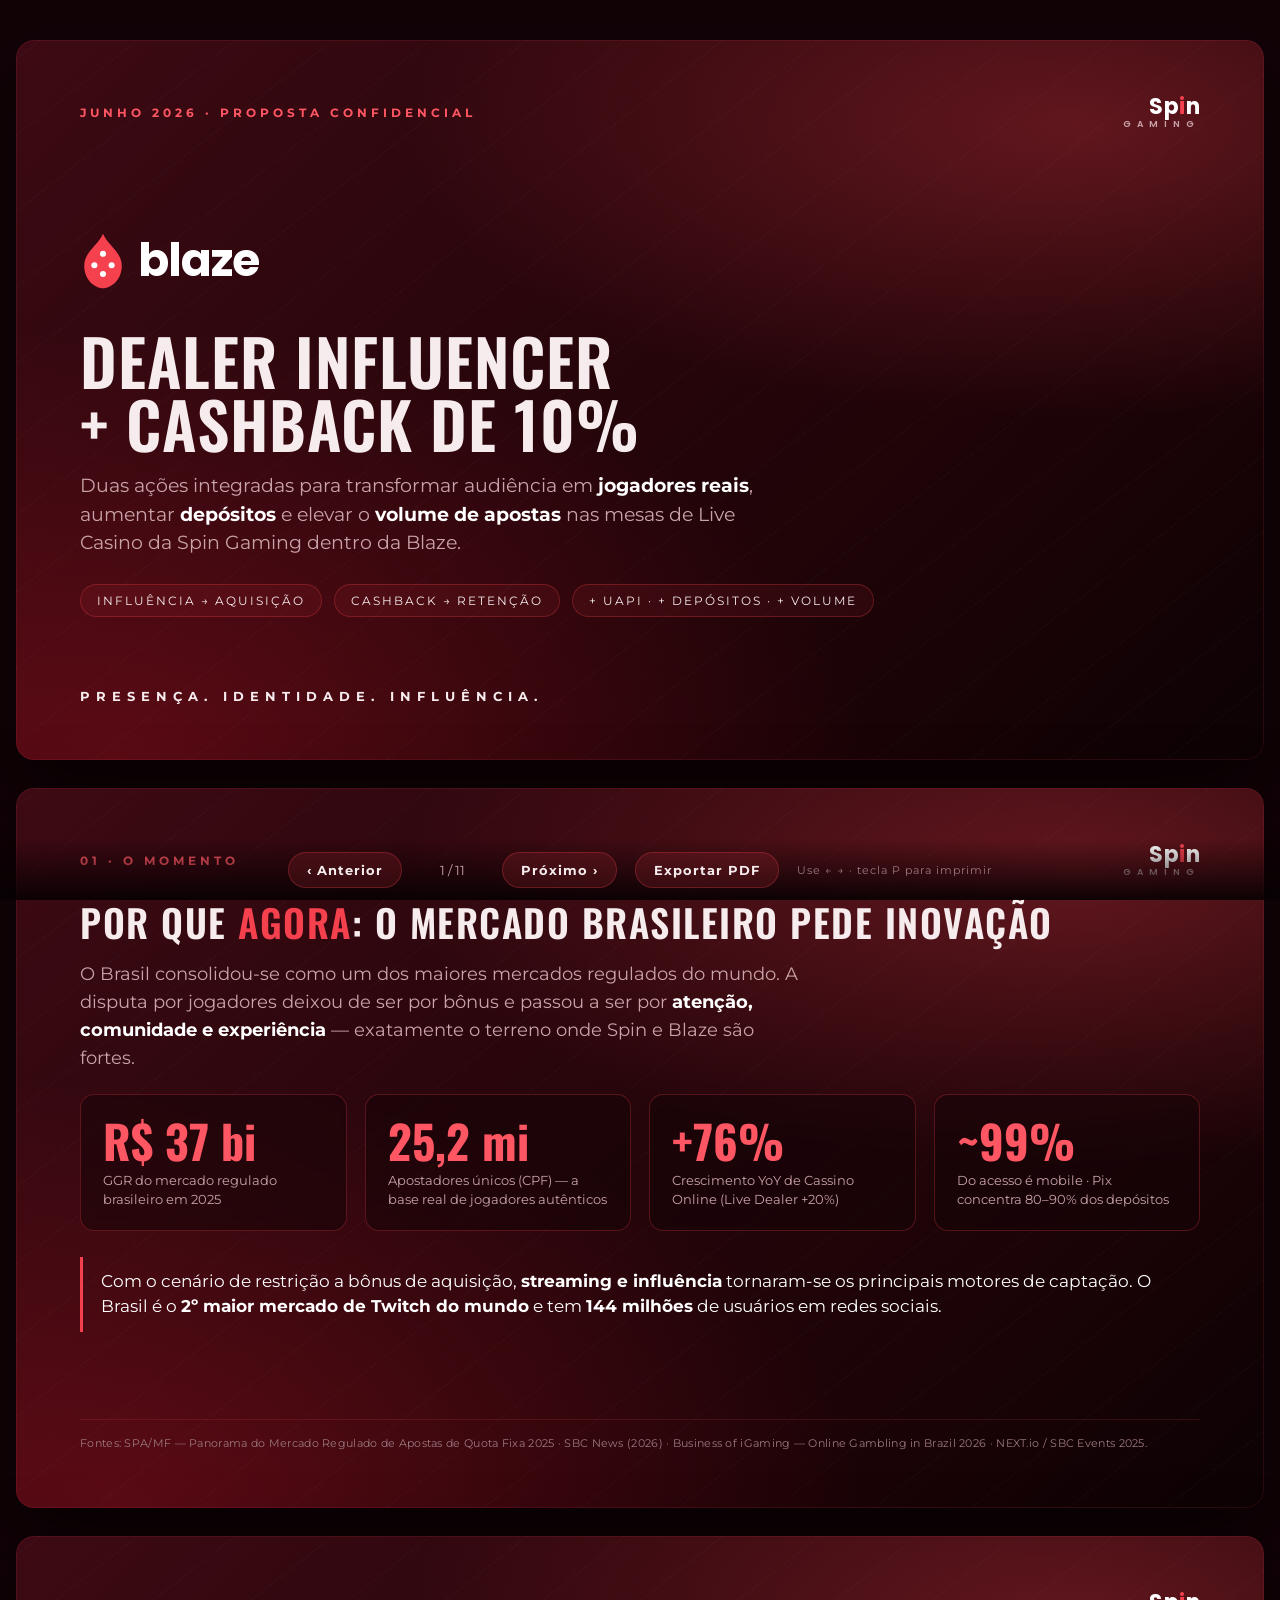
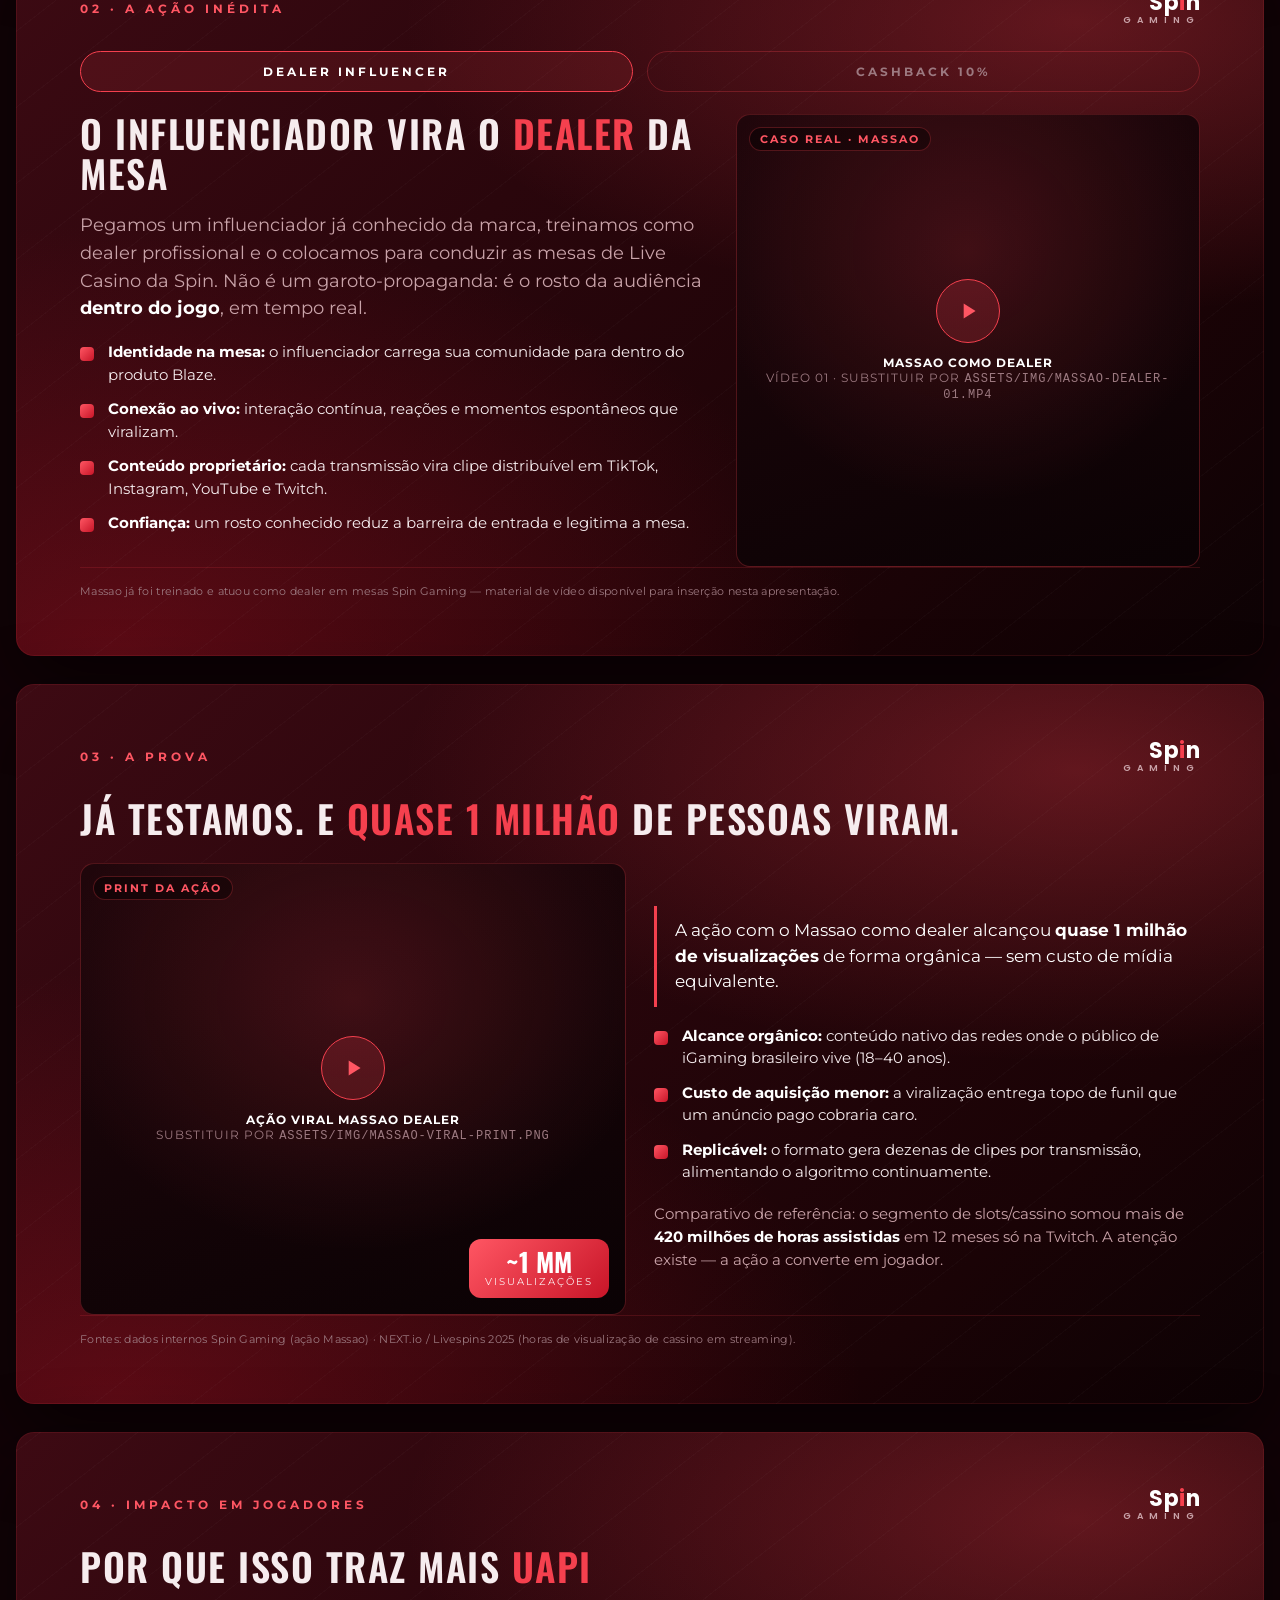
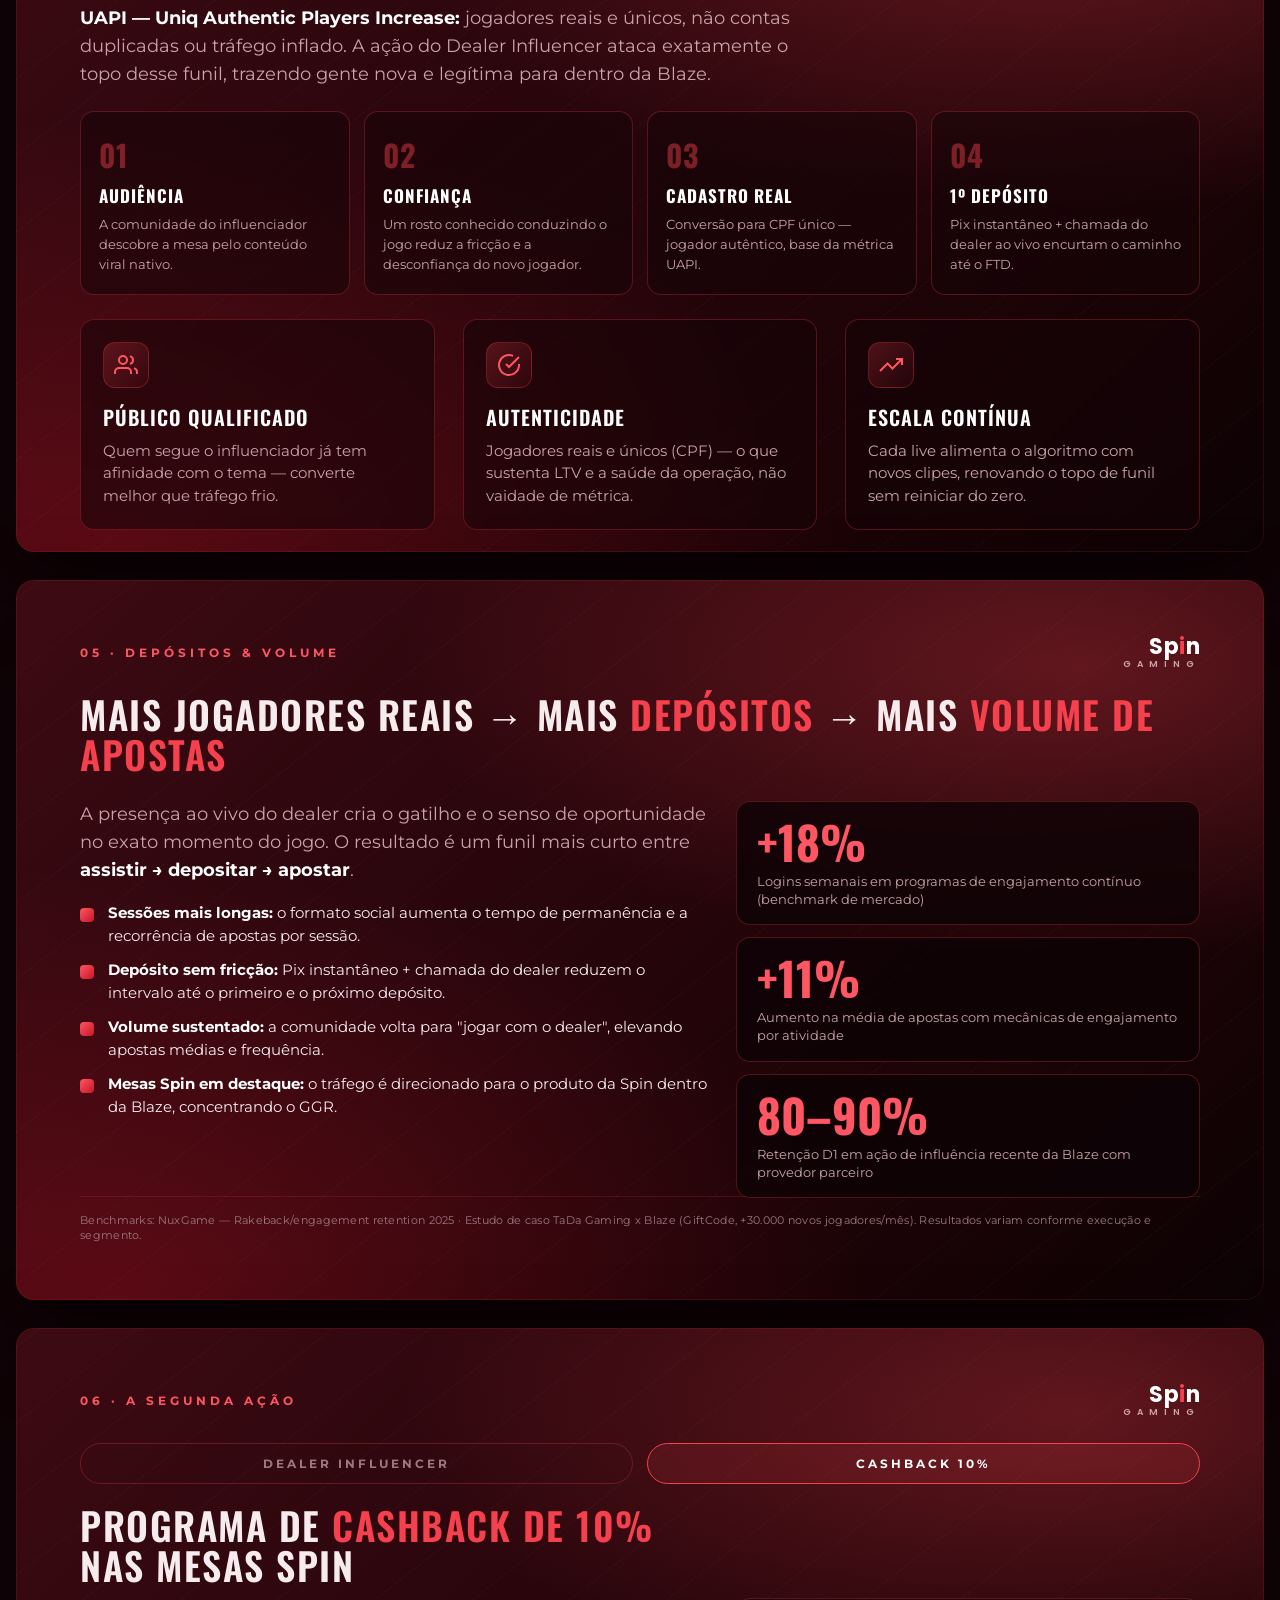
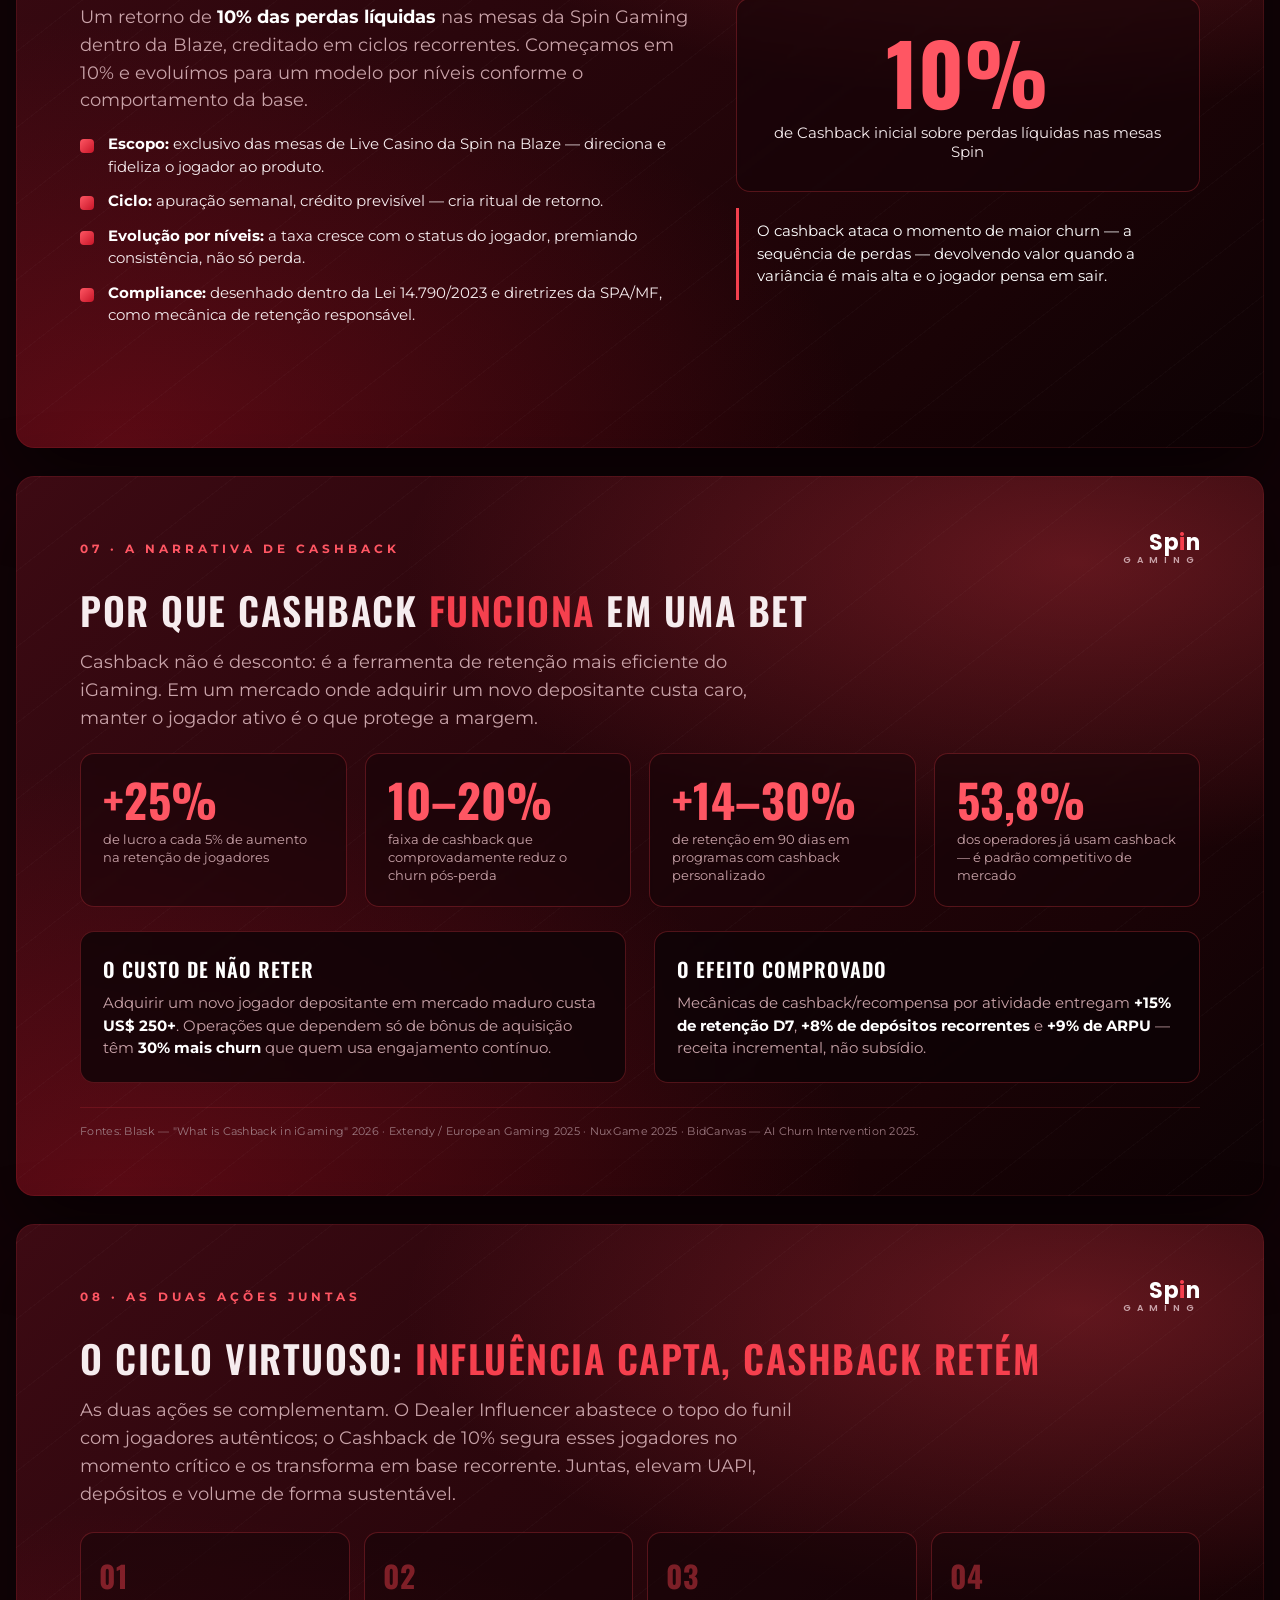
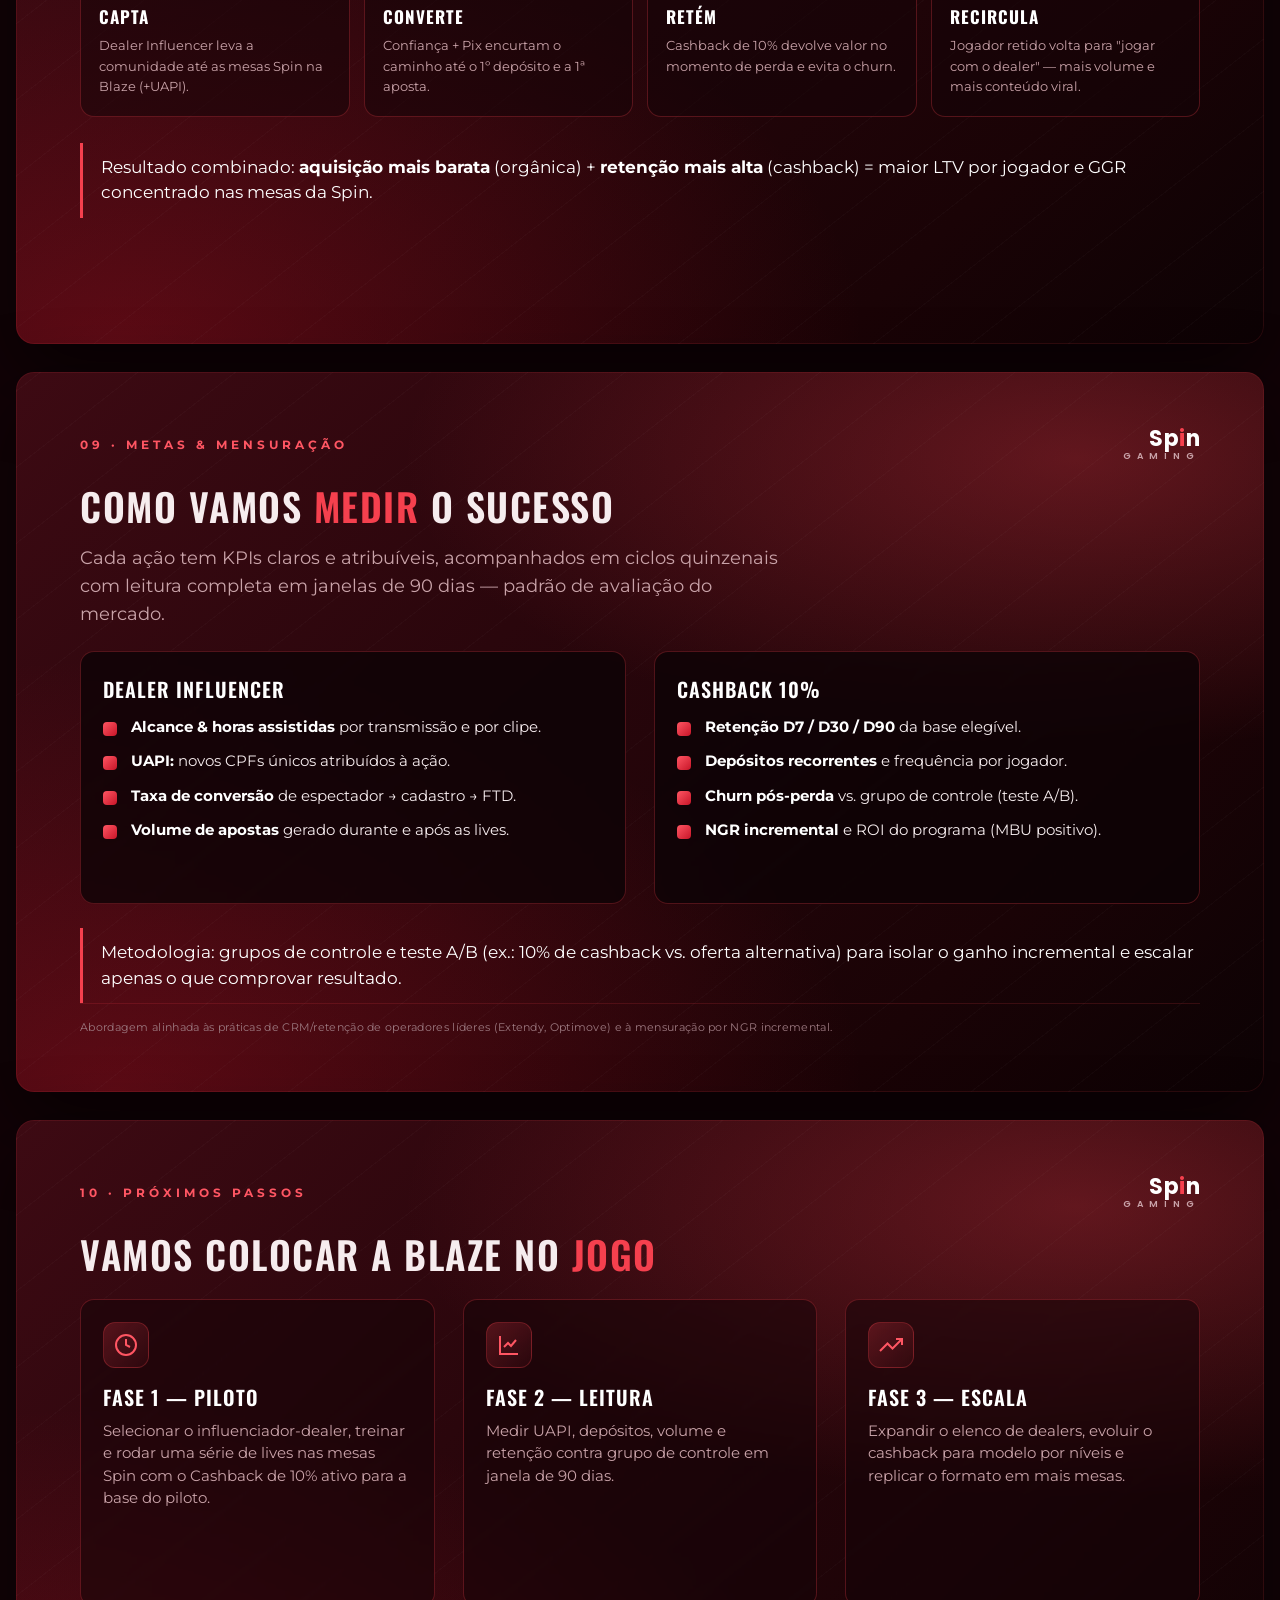
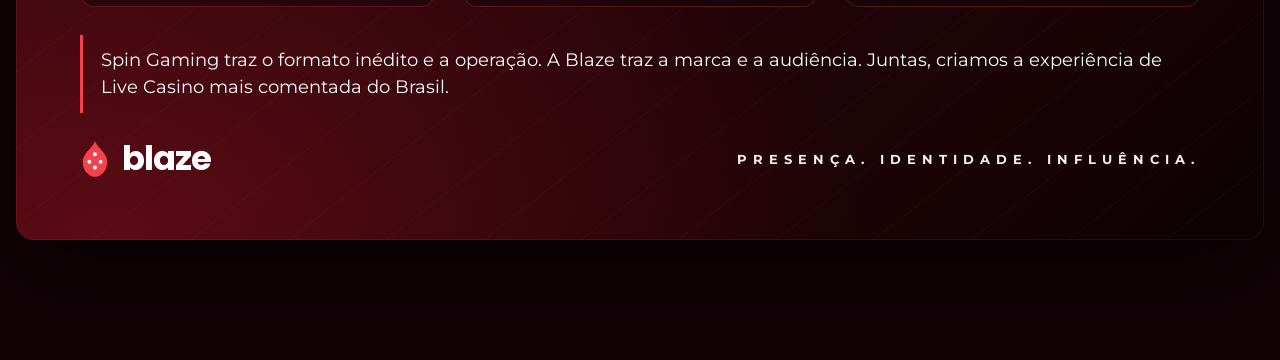
<file: index.html>
<!DOCTYPE html>
<html lang="pt-BR">
<head>
  <meta charset="UTF-8" />
  <meta name="viewport" content="width=device-width, initial-scale=1.0" />
  <title>Spin Gaming x Blaze — Dealer Influencer + Cashback</title>
  <meta name="description" content="Apresentação Spin Gaming para a Blaze: ação de Dealer Influencer e Programa de Cashback de 10% para as mesas de Live Casino." />
  <link rel="preconnect" href="https://fonts.googleapis.com" />
  <link rel="preconnect" href="https://fonts.gstatic.com" crossorigin />
  <link href="https://fonts.googleapis.com/css2?family=Montserrat:wght@400;500;600;700;800&family=Oswald:wght@400;500;600;700&family=Poppins:wght@600;700&display=swap" rel="stylesheet" />
  <link rel="stylesheet" href="assets/css/styles.css" />
</head>
<body>
  <main class="deck">

    <!-- ===================== SLIDE 1 — COVER ===================== -->
    <section class="slide cover" id="s1">
      <div class="slide__inner">
        <div class="topbar">
          <span class="eyebrow">Junho 2026 · Proposta confidencial</span>
          <div class="brand-spin">Sp<span class="dot" style="display:inline">i</span>n<span class="gaming">GAMING</span></div>
        </div>

        <div>
          <div class="brand-blaze" style="margin-bottom:34px;">
            <svg class="blaze-mark" viewBox="0 0 64 80" width="46" height="58" aria-hidden="true">
              <path d="M32 2 C 40 20, 60 28, 58 50 C 56 70, 40 78, 32 78 C 24 78, 8 70, 6 50 C 4 28, 24 20, 32 2 Z" fill="#f5404e"/>
              <g fill="#fff"><circle cx="32" cy="30" r="4.2"/><circle cx="20" cy="46" r="4.2"/><circle cx="44" cy="46" r="4.2"/><circle cx="32" cy="58" r="4.2"/></g>
            </svg>
            <span class="wordmark" style="font-size:46px;">blaze</span>
          </div>
          <h1 class="hero-title">Dealer Influencer<br/><span class="accent">+</span> Cashback de 10%</h1>
          <p class="hero-sub">Duas ações integradas para transformar audiência em <strong>jogadores reais</strong>, aumentar <strong>depósitos</strong> e elevar o <strong>volume de apostas</strong> nas mesas de Live Casino da Spin Gaming dentro da Blaze.</p>
          <div class="pill-row">
            <span class="pill">Influência → Aquisição</span>
            <span class="pill">Cashback → Retenção</span>
            <span class="pill">+ UAPI · + Depósitos · + Volume</span>
          </div>
        </div>

        <div class="tag-line">PRESENÇA. IDENTIDADE. INFLUÊNCIA.</div>
      </div>
    </section>

    <!-- ===================== SLIDE 2 — O MOMENTO DO MERCADO ===================== -->
    <section class="slide" id="s2">
      <div class="slide__inner">
        <div class="topbar">
          <span class="eyebrow">01 · O Momento</span>
          <div class="brand-spin">Sp<span class="dot">i</span>n<span class="gaming">GAMING</span></div>
        </div>
        <h2 class="heading">Por que <span class="accent">agora</span>: o mercado brasileiro pede inovação</h2>
        <p class="lead" style="margin-bottom:22px;">O Brasil consolidou-se como um dos maiores mercados regulados do mundo. A disputa por jogadores deixou de ser por bônus e passou a ser por <strong>atenção, comunidade e experiência</strong> — exatamente o terreno onde Spin e Blaze são fortes.</p>

        <div class="kpi-row">
          <div class="card stat">
            <div class="num">R$ 37 bi</div>
            <div class="label">GGR do mercado regulado brasileiro em 2025</div>
          </div>
          <div class="card stat">
            <div class="num">25,2 mi</div>
            <div class="label">Apostadores únicos (CPF) — a base real de jogadores autênticos</div>
          </div>
          <div class="card stat">
            <div class="num">+76%</div>
            <div class="label">Crescimento YoY de Cassino Online (Live Dealer +20%)</div>
          </div>
          <div class="card stat">
            <div class="num">~99%</div>
            <div class="label">Do acesso é mobile · Pix concentra 80–90% dos depósitos</div>
          </div>
        </div>

        <div class="highlight" style="margin-top:26px;">
          Com o cenário de restrição a bônus de aquisição, <strong>streaming e influência</strong> tornaram-se os principais motores de captação. O Brasil é o <strong>2º maior mercado de Twitch do mundo</strong> e tem <strong>144 milhões</strong> de usuários em redes sociais.
        </div>

        <div class="foot">
          Fontes: SPA/MF — Panorama do Mercado Regulado de Apostas de Quota Fixa 2025 · SBC News (2026) · Business of iGaming — Online Gambling in Brazil 2026 · NEXT.io / SBC Events 2025.
        </div>
      </div>
    </section>

    <!-- ===================== SLIDE 3 — A AÇÃO: DEALER INFLUENCER ===================== -->
    <section class="slide" id="s3">
      <div class="slide__inner">
        <div class="topbar">
          <span class="eyebrow">02 · A Ação Inédita</span>
          <div class="brand-spin">Sp<span class="dot">i</span>n<span class="gaming">GAMING</span></div>
        </div>

        <div class="tabs">
          <div class="tab active">DEALER INFLUENCER</div>
          <div class="tab">CASHBACK 10%</div>
        </div>

        <div class="cols cols-2-wide">
          <div>
            <h2 class="heading">O influenciador vira o <span class="accent">dealer</span> da mesa</h2>
            <p class="lead" style="margin-bottom:18px;">Pegamos um influenciador já conhecido da marca, treinamos como dealer profissional e o colocamos para conduzir as mesas de Live Casino da Spin. Não é um garoto-propaganda: é o rosto da audiência <strong>dentro do jogo</strong>, em tempo real.</p>
            <ul class="ticks">
              <li><b>Identidade na mesa:</b> o influenciador carrega sua comunidade para dentro do produto Blaze.</li>
              <li><b>Conexão ao vivo:</b> interação contínua, reações e momentos espontâneos que viralizam.</li>
              <li><b>Conteúdo proprietário:</b> cada transmissão vira clipe distribuível em TikTok, Instagram, YouTube e Twitch.</li>
              <li><b>Confiança:</b> um rosto conhecido reduz a barreira de entrada e legitima a mesa.</li>
            </ul>
          </div>

          <div class="media">
            <span class="media__tag">Caso real · Massao</span>
            <div class="play" aria-hidden="true">
              <svg viewBox="0 0 24 24" width="26" height="26" fill="currentColor"><path d="M8 5v14l11-7z"/></svg>
            </div>
            <div class="cap"><b>Massao como Dealer</b><br/>Vídeo 01 · substituir por <code>assets/img/massao-dealer-01.mp4</code></div>
          </div>
        </div>

        <div class="foot">Massao já foi treinado e atuou como dealer em mesas Spin Gaming — material de vídeo disponível para inserção nesta apresentação.</div>
      </div>
    </section>

    <!-- ===================== SLIDE 4 — PROVA: VIRALIZAÇÃO ===================== -->
    <section class="slide" id="s4">
      <div class="slide__inner">
        <div class="topbar">
          <span class="eyebrow">03 · A Prova</span>
          <div class="brand-spin">Sp<span class="dot">i</span>n<span class="gaming">GAMING</span></div>
        </div>
        <h2 class="heading">Já testamos. E <span class="accent">quase 1 milhão</span> de pessoas viram.</h2>

        <div class="cols cols-2" style="margin-top:6px;">
          <div class="media">
            <span class="media__tag">Print da ação</span>
            <div class="play" aria-hidden="true">
              <svg viewBox="0 0 24 24" width="26" height="26" fill="currentColor"><path d="M8 5v14l11-7z"/></svg>
            </div>
            <div class="cap"><b>Ação viral Massao Dealer</b><br/>substituir por <code>assets/img/massao-viral-print.png</code></div>
            <div class="viral-badge">
              <div class="v-num">~1 MM</div>
              <div class="v-lbl">Visualizações</div>
            </div>
          </div>

          <div style="display:flex; flex-direction:column; justify-content:center; gap:18px;">
            <div class="highlight">A ação com o Massao como dealer alcançou <strong>quase 1 milhão de visualizações</strong> de forma orgânica — sem custo de mídia equivalente.</div>
            <ul class="ticks">
              <li><b>Alcance orgânico:</b> conteúdo nativo das redes onde o público de iGaming brasileiro vive (18–40 anos).</li>
              <li><b>Custo de aquisição menor:</b> a viralização entrega topo de funil que um anúncio pago cobraria caro.</li>
              <li><b>Replicável:</b> o formato gera dezenas de clipes por transmissão, alimentando o algoritmo continuamente.</li>
            </ul>
            <p class="lead" style="font-size:15px;">Comparativo de referência: o segmento de slots/cassino somou mais de <strong>420 milhões de horas assistidas</strong> em 12 meses só na Twitch. A atenção existe — a ação a converte em jogador.</p>
          </div>
        </div>

        <div class="foot">Fontes: dados internos Spin Gaming (ação Massao) · NEXT.io / Livespins 2025 (horas de visualização de cassino em streaming).</div>
      </div>
    </section>

    <!-- ===================== SLIDE 5 — POR QUE GERA UAPI ===================== -->
    <section class="slide" id="s5">
      <div class="slide__inner">
        <div class="topbar">
          <span class="eyebrow">04 · Impacto em Jogadores</span>
          <div class="brand-spin">Sp<span class="dot">i</span>n<span class="gaming">GAMING</span></div>
        </div>
        <h2 class="heading">Por que isso traz mais <span class="accent">UAPI</span></h2>
        <p class="lead" style="margin-bottom:22px;"><strong>UAPI — Uniq Authentic Players Increase:</strong> jogadores reais e únicos, não contas duplicadas ou tráfego inflado. A ação do Dealer Influencer ataca exatamente o topo desse funil, trazendo gente nova e legítima para dentro da Blaze.</p>

        <div class="flow">
          <div class="step">
            <div class="n">01</div>
            <h4>Audiência</h4>
            <p>A comunidade do influenciador descobre a mesa pelo conteúdo viral nativo.</p>
          </div>
          <div class="step">
            <div class="n">02</div>
            <h4>Confiança</h4>
            <p>Um rosto conhecido conduzindo o jogo reduz a fricção e a desconfiança do novo jogador.</p>
          </div>
          <div class="step">
            <div class="n">03</div>
            <h4>Cadastro real</h4>
            <p>Conversão para CPF único — jogador autêntico, base da métrica UAPI.</p>
          </div>
          <div class="step">
            <div class="n">04</div>
            <h4>1º Depósito</h4>
            <p>Pix instantâneo + chamada do dealer ao vivo encurtam o caminho até o FTD.</p>
          </div>
        </div>

        <div class="cols cols-3" style="margin-top:24px; flex:0;">
          <div class="card"><div class="icon-badge"><svg viewBox="0 0 24 24" fill="none" stroke="currentColor" stroke-width="2"><path d="M17 21v-2a4 4 0 0 0-4-4H5a4 4 0 0 0-4 4v2"/><circle cx="9" cy="7" r="4"/><path d="M23 21v-2a4 4 0 0 0-3-3.87"/><path d="M16 3.13a4 4 0 0 1 0 7.75"/></svg></div><h3>Público qualificado</h3><p>Quem segue o influenciador já tem afinidade com o tema — converte melhor que tráfego frio.</p></div>
          <div class="card"><div class="icon-badge"><svg viewBox="0 0 24 24" fill="none" stroke="currentColor" stroke-width="2"><path d="M22 11.08V12a10 10 0 1 1-5.93-9.14"/><polyline points="22 4 12 14.01 9 11.01"/></svg></div><h3>Autenticidade</h3><p>Jogadores reais e únicos (CPF) — o que sustenta LTV e a saúde da operação, não vaidade de métrica.</p></div>
          <div class="card"><div class="icon-badge"><svg viewBox="0 0 24 24" fill="none" stroke="currentColor" stroke-width="2"><polyline points="23 6 13.5 15.5 8.5 10.5 1 18"/><polyline points="17 6 23 6 23 12"/></svg></div><h3>Escala contínua</h3><p>Cada live alimenta o algoritmo com novos clipes, renovando o topo de funil sem reiniciar do zero.</p></div>
        </div>
      </div>
    </section>

    <!-- ===================== SLIDE 6 — DEPÓSITOS E VOLUME ===================== -->
    <section class="slide" id="s6">
      <div class="slide__inner">
        <div class="topbar">
          <span class="eyebrow">05 · Depósitos & Volume</span>
          <div class="brand-spin">Sp<span class="dot">i</span>n<span class="gaming">GAMING</span></div>
        </div>
        <h2 class="heading">Mais jogadores reais → mais <span class="accent">depósitos</span> → mais <span class="accent">volume de apostas</span></h2>

        <div class="cols cols-2-wide" style="margin-top:8px;">
          <div>
            <p class="lead" style="margin-bottom:18px;">A presença ao vivo do dealer cria o gatilho e o senso de oportunidade no exato momento do jogo. O resultado é um funil mais curto entre <strong>assistir → depositar → apostar</strong>.</p>
            <ul class="ticks">
              <li><b>Sessões mais longas:</b> o formato social aumenta o tempo de permanência e a recorrência de apostas por sessão.</li>
              <li><b>Depósito sem fricção:</b> Pix instantâneo + chamada do dealer reduzem o intervalo até o primeiro e o próximo depósito.</li>
              <li><b>Volume sustentado:</b> a comunidade volta para "jogar com o dealer", elevando apostas médias e frequência.</li>
              <li><b>Mesas Spin em destaque:</b> o tráfego é direcionado para o produto da Spin dentro da Blaze, concentrando o GGR.</li>
            </ul>
          </div>

          <div style="display:flex; flex-direction:column; gap:12px; justify-content:center;">
            <div class="card card--solid stat" style="padding:16px 20px;"><div class="num">+18%</div><div class="label">Logins semanais em programas de engajamento contínuo (benchmark de mercado)</div></div>
            <div class="card card--solid stat" style="padding:16px 20px;"><div class="num">+11%</div><div class="label">Aumento na média de apostas com mecânicas de engajamento por atividade</div></div>
            <div class="card card--solid stat" style="padding:16px 20px;"><div class="num">80–90%</div><div class="label">Retenção D1 em ação de influência recente da Blaze com provedor parceiro</div></div>
          </div>
        </div>

        <div class="foot">Benchmarks: NuxGame — Rakeback/engagement retention 2025 · Estudo de caso TaDa Gaming x Blaze (GiftCode, +30.000 novos jogadores/mês). Resultados variam conforme execução e segmento.</div>
      </div>
    </section>

    <!-- ===================== SLIDE 7 — CASHBACK 10% (A OFERTA) ===================== -->
    <section class="slide" id="s7">
      <div class="slide__inner">
        <div class="topbar">
          <span class="eyebrow">06 · A Segunda Ação</span>
          <div class="brand-spin">Sp<span class="dot">i</span>n<span class="gaming">GAMING</span></div>
        </div>

        <div class="tabs">
          <div class="tab">DEALER INFLUENCER</div>
          <div class="tab active">CASHBACK 10%</div>
        </div>

        <div class="cols cols-2-wide">
          <div>
            <h2 class="heading">Programa de <span class="accent">Cashback de 10%</span> nas mesas Spin</h2>
            <p class="lead" style="margin-bottom:18px;">Um retorno de <strong>10% das perdas líquidas</strong> nas mesas da Spin Gaming dentro da Blaze, creditado em ciclos recorrentes. Começamos em 10% e evoluímos para um modelo por níveis conforme o comportamento da base.</p>
            <ul class="ticks">
              <li><b>Escopo:</b> exclusivo das mesas de Live Casino da Spin na Blaze — direciona e fideliza o jogador ao produto.</li>
              <li><b>Ciclo:</b> apuração semanal, crédito previsível — cria ritual de retorno.</li>
              <li><b>Evolução por níveis:</b> a taxa cresce com o status do jogador, premiando consistência, não só perda.</li>
              <li><b>Compliance:</b> desenhado dentro da Lei 14.790/2023 e diretrizes da SPA/MF, como mecânica de retenção responsável.</li>
            </ul>
          </div>

          <div style="display:flex; flex-direction:column; gap:16px; justify-content:center;">
            <div class="card" style="text-align:center; padding:30px 20px;">
              <div style="font-family:var(--font-head); font-weight:700; font-size:84px; color:var(--blaze-red-bright); line-height:1;">10%</div>
              <div class="label" style="font-size:15px; margin-top:10px;">de Cashback inicial sobre perdas líquidas nas mesas Spin</div>
            </div>
            <div class="highlight" style="font-size:15px;">O cashback ataca o momento de maior churn — a sequência de perdas — devolvendo valor quando a variância é mais alta e o jogador pensa em sair.</div>
          </div>
        </div>
      </div>
    </section>

    <!-- ===================== SLIDE 8 — POR QUE CASHBACK FUNCIONA ===================== -->
    <section class="slide" id="s8">
      <div class="slide__inner">
        <div class="topbar">
          <span class="eyebrow">07 · A Narrativa de Cashback</span>
          <div class="brand-spin">Sp<span class="dot">i</span>n<span class="gaming">GAMING</span></div>
        </div>
        <h2 class="heading">Por que cashback <span class="accent">funciona</span> em uma Bet</h2>
        <p class="lead" style="margin-bottom:20px;">Cashback não é desconto: é a ferramenta de retenção mais eficiente do iGaming. Em um mercado onde adquirir um novo depositante custa caro, manter o jogador ativo é o que protege a margem.</p>

        <div class="kpi-row">
          <div class="card stat"><div class="num">+25%</div><div class="label">de lucro a cada 5% de aumento na retenção de jogadores</div></div>
          <div class="card stat"><div class="num">10–20%</div><div class="label">faixa de cashback que comprovadamente reduz o churn pós-perda</div></div>
          <div class="card stat"><div class="num">+14–30%</div><div class="label">de retenção em 90 dias em programas com cashback personalizado</div></div>
          <div class="card stat"><div class="num">53,8%</div><div class="label">dos operadores já usam cashback — é padrão competitivo de mercado</div></div>
        </div>

        <div class="cols cols-2" style="margin-top:24px; flex:0;">
          <div class="card card--solid">
            <h3>O custo de não reter</h3>
            <p>Adquirir um novo jogador depositante em mercado maduro custa <strong>US$ 250+</strong>. Operações que dependem só de bônus de aquisição têm <strong>30% mais churn</strong> que quem usa engajamento contínuo.</p>
          </div>
          <div class="card card--solid">
            <h3>O efeito comprovado</h3>
            <p>Mecânicas de cashback/recompensa por atividade entregam <strong>+15% de retenção D7</strong>, <strong>+8% de depósitos recorrentes</strong> e <strong>+9% de ARPU</strong> — receita incremental, não subsídio.</p>
          </div>
        </div>

        <div class="foot">Fontes: Blask — "What is Cashback in iGaming" 2026 · Extendy / European Gaming 2025 · NuxGame 2025 · BidCanvas — AI Churn Intervention 2025.</div>
      </div>
    </section>

    <!-- ===================== SLIDE 9 — FLYWHEEL COMBINADO ===================== -->
    <section class="slide" id="s9">
      <div class="slide__inner">
        <div class="topbar">
          <span class="eyebrow">08 · As Duas Ações Juntas</span>
          <div class="brand-spin">Sp<span class="dot">i</span>n<span class="gaming">GAMING</span></div>
        </div>
        <h2 class="heading">O ciclo virtuoso: <span class="accent">influência capta, cashback retém</span></h2>
        <p class="lead" style="margin-bottom:24px;">As duas ações se complementam. O Dealer Influencer abastece o topo do funil com jogadores autênticos; o Cashback de 10% segura esses jogadores no momento crítico e os transforma em base recorrente. Juntas, elevam UAPI, depósitos e volume de forma sustentável.</p>

        <div class="flow">
          <div class="step">
            <div class="n">01</div>
            <h4>Capta</h4>
            <p>Dealer Influencer leva a comunidade até as mesas Spin na Blaze (+UAPI).</p>
          </div>
          <div class="step">
            <div class="n">02</div>
            <h4>Converte</h4>
            <p>Confiança + Pix encurtam o caminho até o 1º depósito e a 1ª aposta.</p>
          </div>
          <div class="step">
            <div class="n">03</div>
            <h4>Retém</h4>
            <p>Cashback de 10% devolve valor no momento de perda e evita o churn.</p>
          </div>
          <div class="step">
            <div class="n">04</div>
            <h4>Recircula</h4>
            <p>Jogador retido volta para "jogar com o dealer" — mais volume e mais conteúdo viral.</p>
          </div>
        </div>

        <div class="highlight" style="margin-top:26px;">Resultado combinado: <strong>aquisição mais barata</strong> (orgânica) + <strong>retenção mais alta</strong> (cashback) = maior LTV por jogador e GGR concentrado nas mesas da Spin.</div>
      </div>
    </section>

    <!-- ===================== SLIDE 10 — KPIs / COMO MEDIMOS ===================== -->
    <section class="slide" id="s10">
      <div class="slide__inner">
        <div class="topbar">
          <span class="eyebrow">09 · Metas & Mensuração</span>
          <div class="brand-spin">Sp<span class="dot">i</span>n<span class="gaming">GAMING</span></div>
        </div>
        <h2 class="heading">Como vamos <span class="accent">medir</span> o sucesso</h2>
        <p class="lead" style="margin-bottom:22px;">Cada ação tem KPIs claros e atribuíveis, acompanhados em ciclos quinzenais com leitura completa em janelas de 90 dias — padrão de avaliação do mercado.</p>

        <div class="cols cols-2">
          <div class="card card--solid">
            <h3>Dealer Influencer</h3>
            <ul class="ticks" style="margin-top:12px;">
              <li><b>Alcance & horas assistidas</b> por transmissão e por clipe.</li>
              <li><b>UAPI:</b> novos CPFs únicos atribuídos à ação.</li>
              <li><b>Taxa de conversão</b> de espectador → cadastro → FTD.</li>
              <li><b>Volume de apostas</b> gerado durante e após as lives.</li>
            </ul>
          </div>
          <div class="card card--solid">
            <h3>Cashback 10%</h3>
            <ul class="ticks" style="margin-top:12px;">
              <li><b>Retenção D7 / D30 / D90</b> da base elegível.</li>
              <li><b>Depósitos recorrentes</b> e frequência por jogador.</li>
              <li><b>Churn pós-perda</b> vs. grupo de controle (teste A/B).</li>
              <li><b>NGR incremental</b> e ROI do programa (MBU positivo).</li>
            </ul>
          </div>
        </div>

        <div class="highlight" style="margin-top:24px;">Metodologia: grupos de controle e teste A/B (ex.: 10% de cashback vs. oferta alternativa) para isolar o ganho incremental e escalar apenas o que comprovar resultado.</div>
        <div class="foot">Abordagem alinhada às práticas de CRM/retenção de operadores líderes (Extendy, Optimove) e à mensuração por NGR incremental.</div>
      </div>
    </section>

    <!-- ===================== SLIDE 11 — PRÓXIMOS PASSOS / CTA ===================== -->
    <section class="slide" id="s11">
      <div class="slide__inner">
        <div class="topbar">
          <span class="eyebrow">10 · Próximos Passos</span>
          <div class="brand-spin">Sp<span class="dot">i</span>n<span class="gaming">GAMING</span></div>
        </div>
        <h2 class="heading">Vamos colocar a Blaze no <span class="accent">jogo</span></h2>

        <div class="cols cols-3" style="margin-top:6px;">
          <div class="card">
            <div class="icon-badge"><svg viewBox="0 0 24 24" fill="none" stroke="currentColor" stroke-width="2"><circle cx="12" cy="12" r="10"/><polyline points="12 6 12 12 16 14"/></svg></div>
            <h3>Fase 1 — Piloto</h3>
            <p>Selecionar o influenciador-dealer, treinar e rodar uma série de lives nas mesas Spin com o Cashback de 10% ativo para a base do piloto.</p>
          </div>
          <div class="card">
            <div class="icon-badge"><svg viewBox="0 0 24 24" fill="none" stroke="currentColor" stroke-width="2"><path d="M3 3v18h18"/><path d="M7 14l4-4 3 3 5-6"/></svg></div>
            <h3>Fase 2 — Leitura</h3>
            <p>Medir UAPI, depósitos, volume e retenção contra grupo de controle em janela de 90 dias.</p>
          </div>
          <div class="card">
            <div class="icon-badge"><svg viewBox="0 0 24 24" fill="none" stroke="currentColor" stroke-width="2"><polyline points="23 6 13.5 15.5 8.5 10.5 1 18"/><polyline points="17 6 23 6 23 12"/></svg></div>
            <h3>Fase 3 — Escala</h3>
            <p>Expandir o elenco de dealers, evoluir o cashback para modelo por níveis e replicar o formato em mais mesas.</p>
          </div>
        </div>

        <div class="highlight" style="margin-top:28px; font-size:18px;">Spin Gaming traz o formato inédito e a operação. A Blaze traz a marca e a audiência. Juntas, criamos a experiência de Live Casino mais comentada do Brasil.</div>

        <div style="display:flex; align-items:center; justify-content:space-between; margin-top:auto; padding-top:20px;">
          <div class="brand-blaze">
            <svg viewBox="0 0 64 80" width="30" height="38" aria-hidden="true"><path d="M32 2 C 40 20, 60 28, 58 50 C 56 70, 40 78, 32 78 C 24 78, 8 70, 6 50 C 4 28, 24 20, 32 2 Z" fill="#f5404e"/><g fill="#fff"><circle cx="32" cy="30" r="4.2"/><circle cx="20" cy="46" r="4.2"/><circle cx="44" cy="46" r="4.2"/><circle cx="32" cy="58" r="4.2"/></g></svg>
            <span class="wordmark">blaze</span>
          </div>
          <div class="tag-line">PRESENÇA. IDENTIDADE. INFLUÊNCIA.</div>
        </div>
      </div>
    </section>

  </main>

  <!-- On-screen navigation (hidden in print) -->
  <nav class="navbar" aria-label="Navegação da apresentação">
    <button id="prev" type="button">‹ Anterior</button>
    <span class="counter" id="counter">1 / 11</span>
    <button id="next" type="button">Próximo ›</button>
    <button id="print" type="button">Exportar PDF</button>
    <span class="hint">Use ← → · tecla P para imprimir</span>
  </nav>

  <script src="assets/js/deck.js"></script>
</body>
</html>
</file>
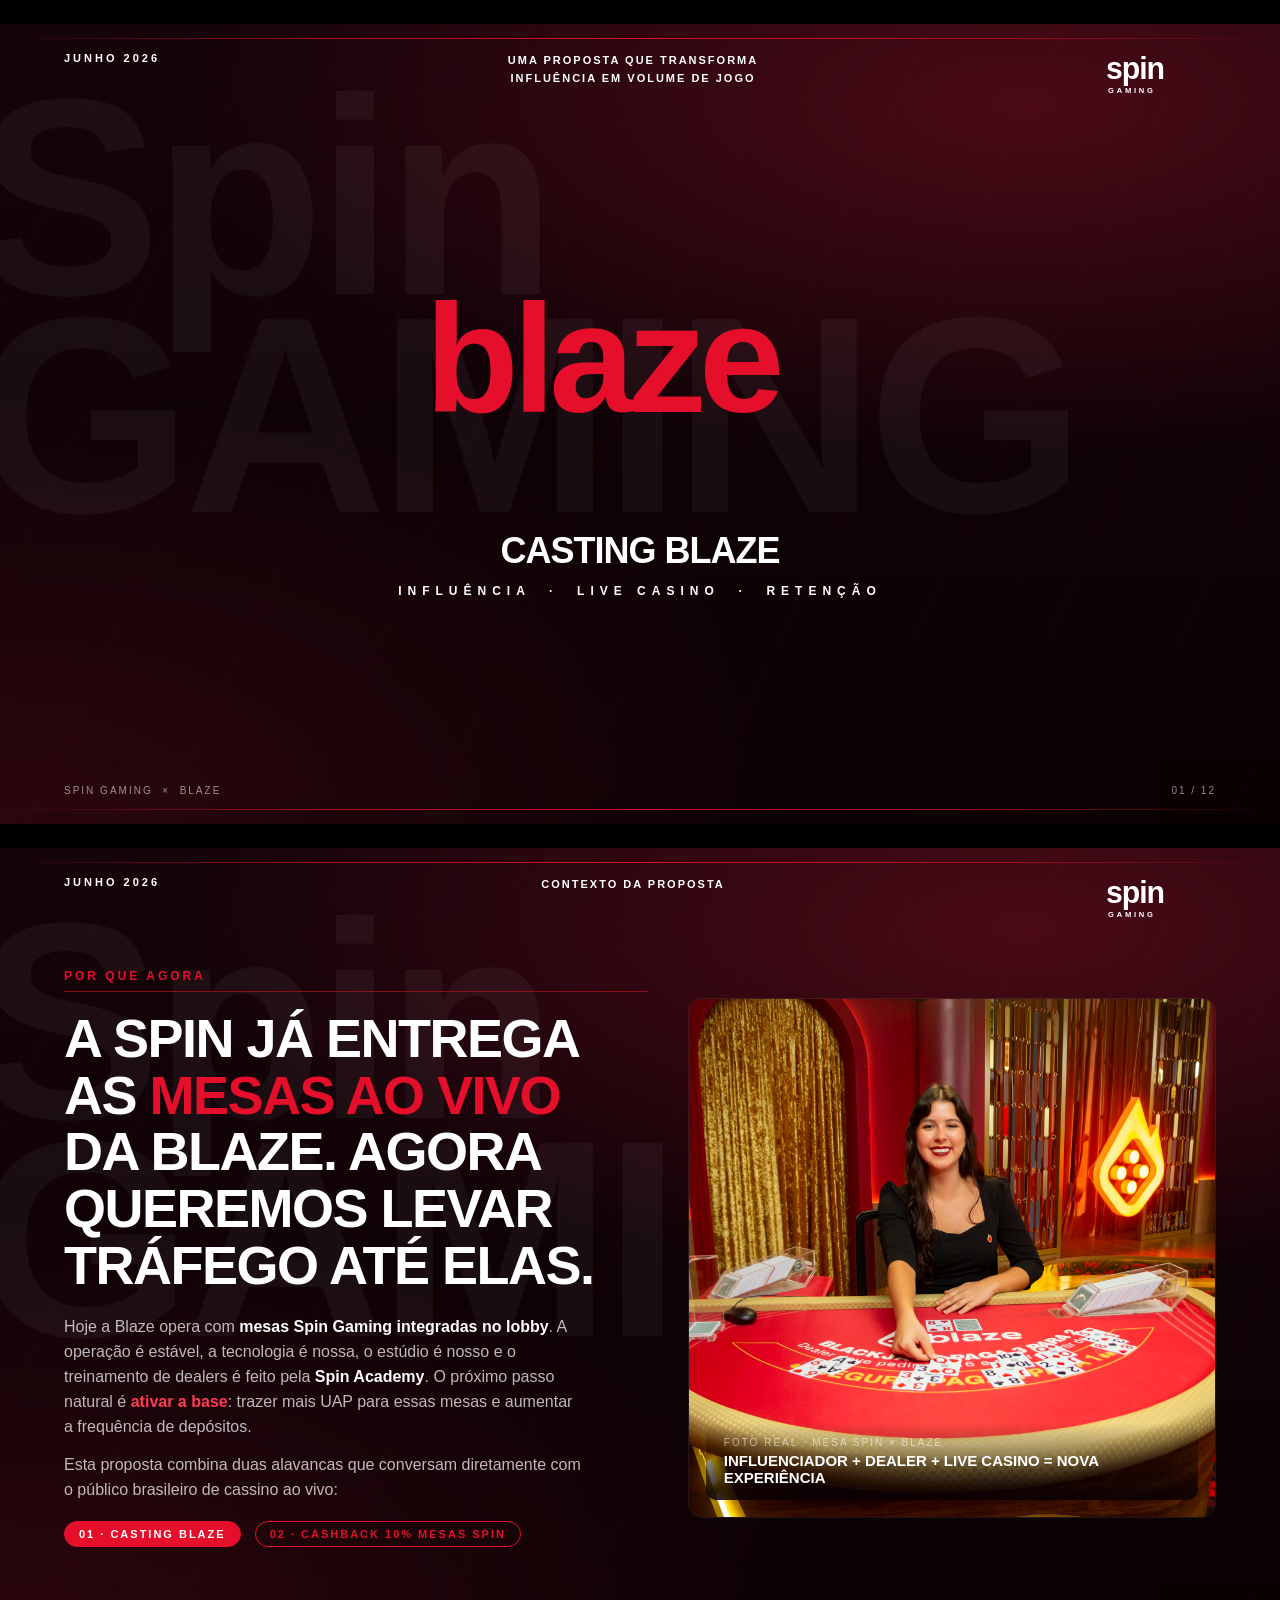
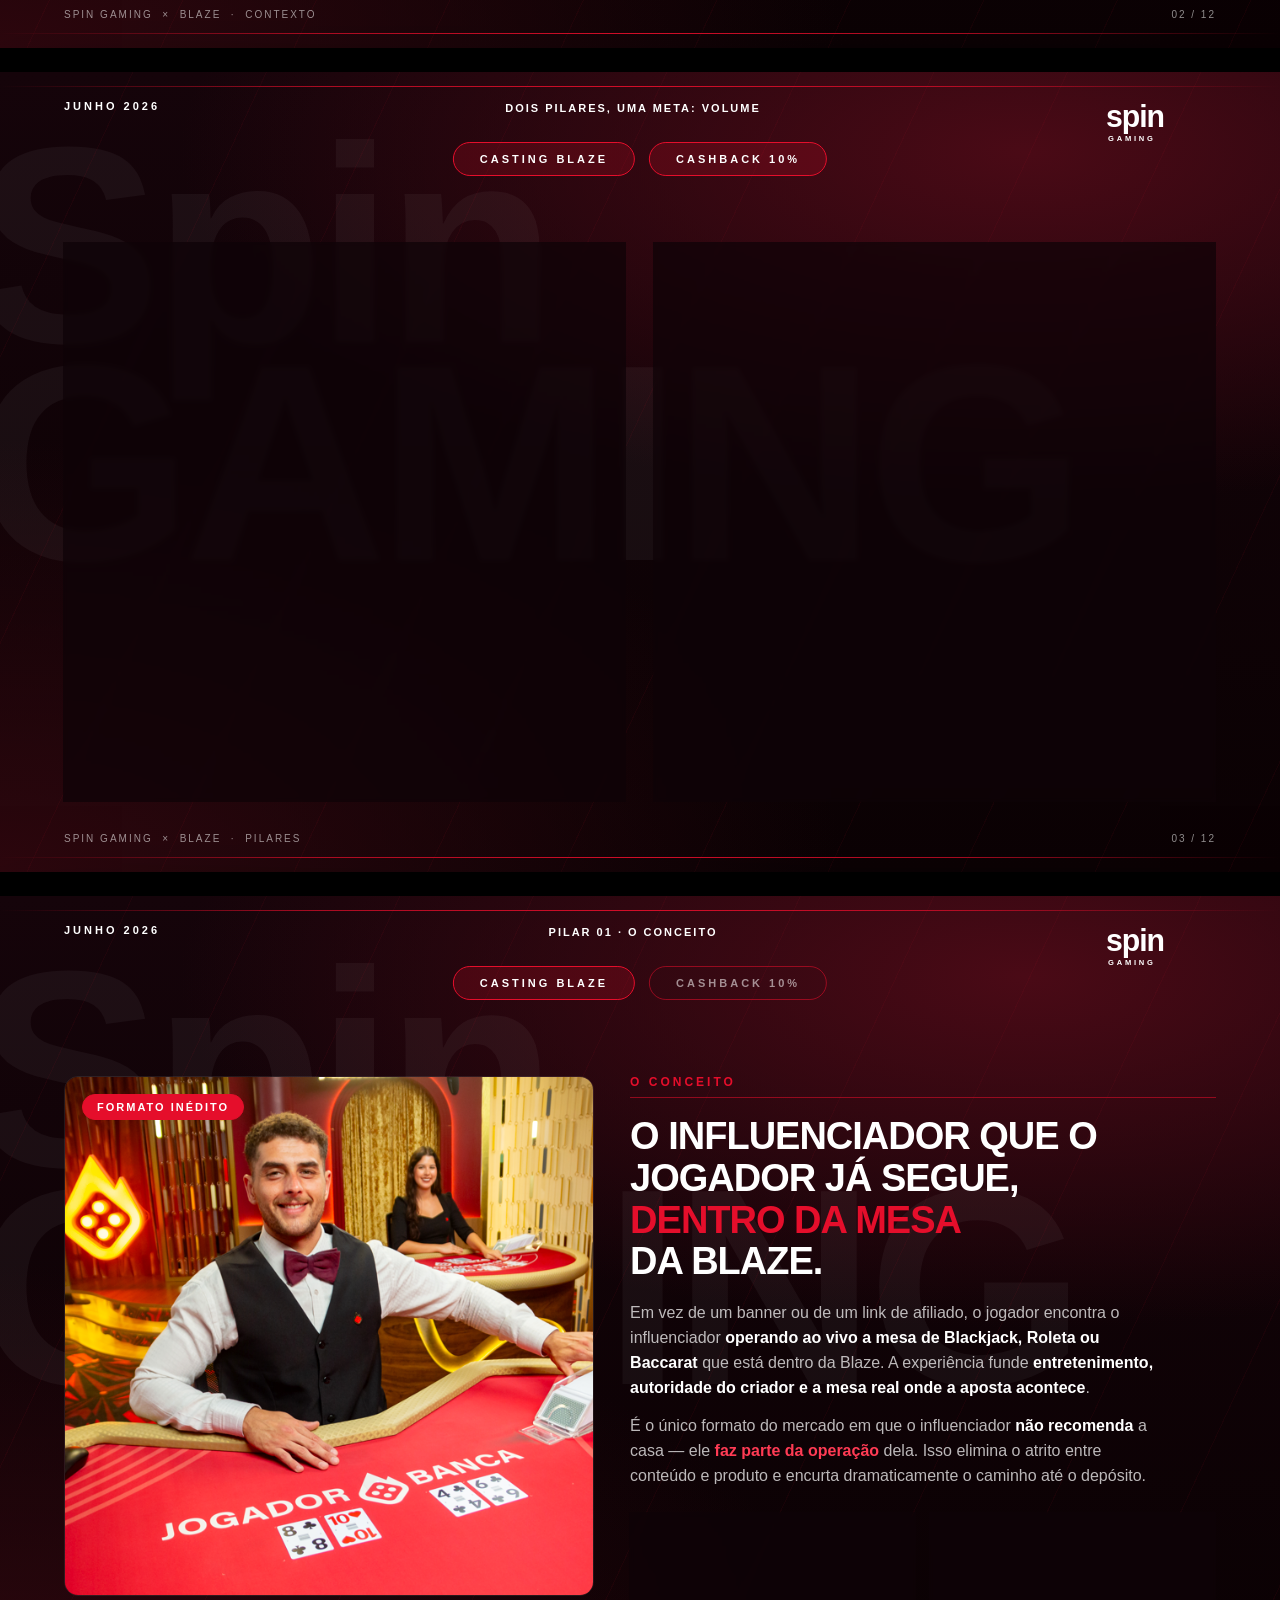
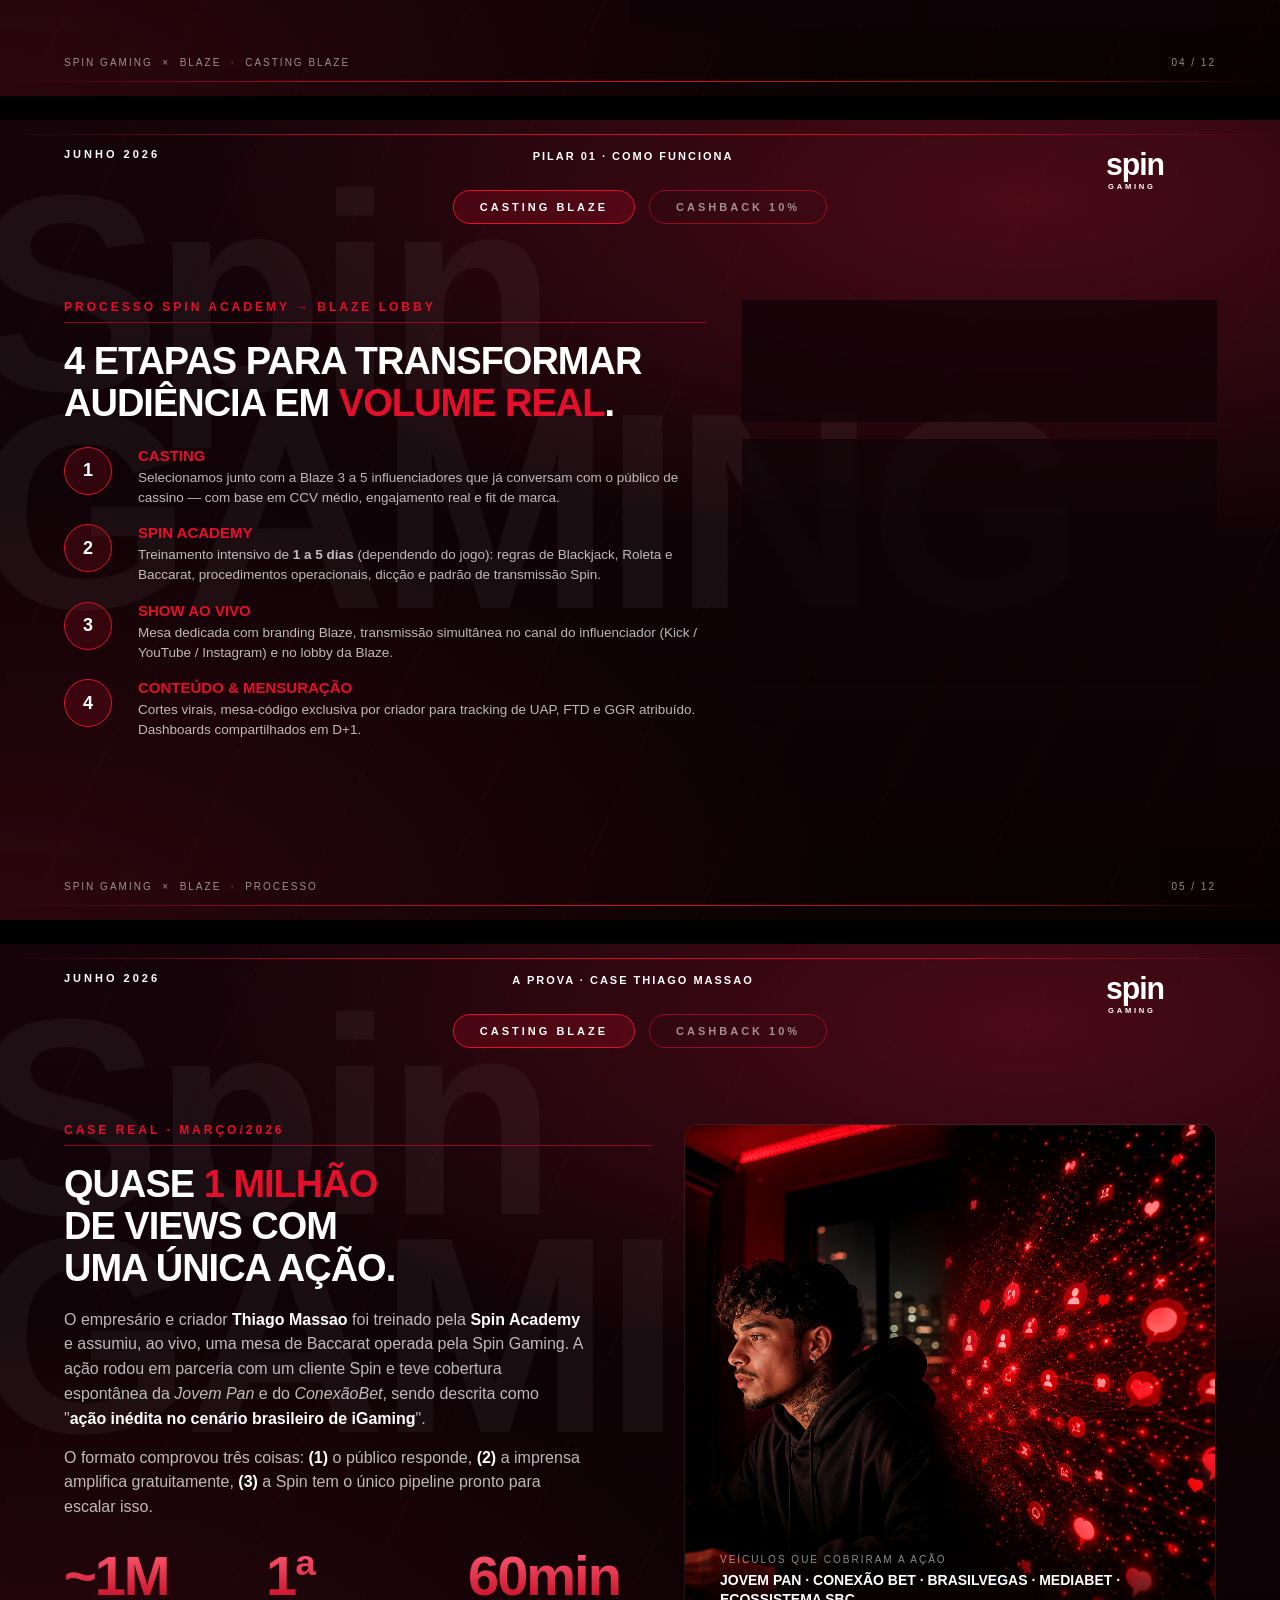
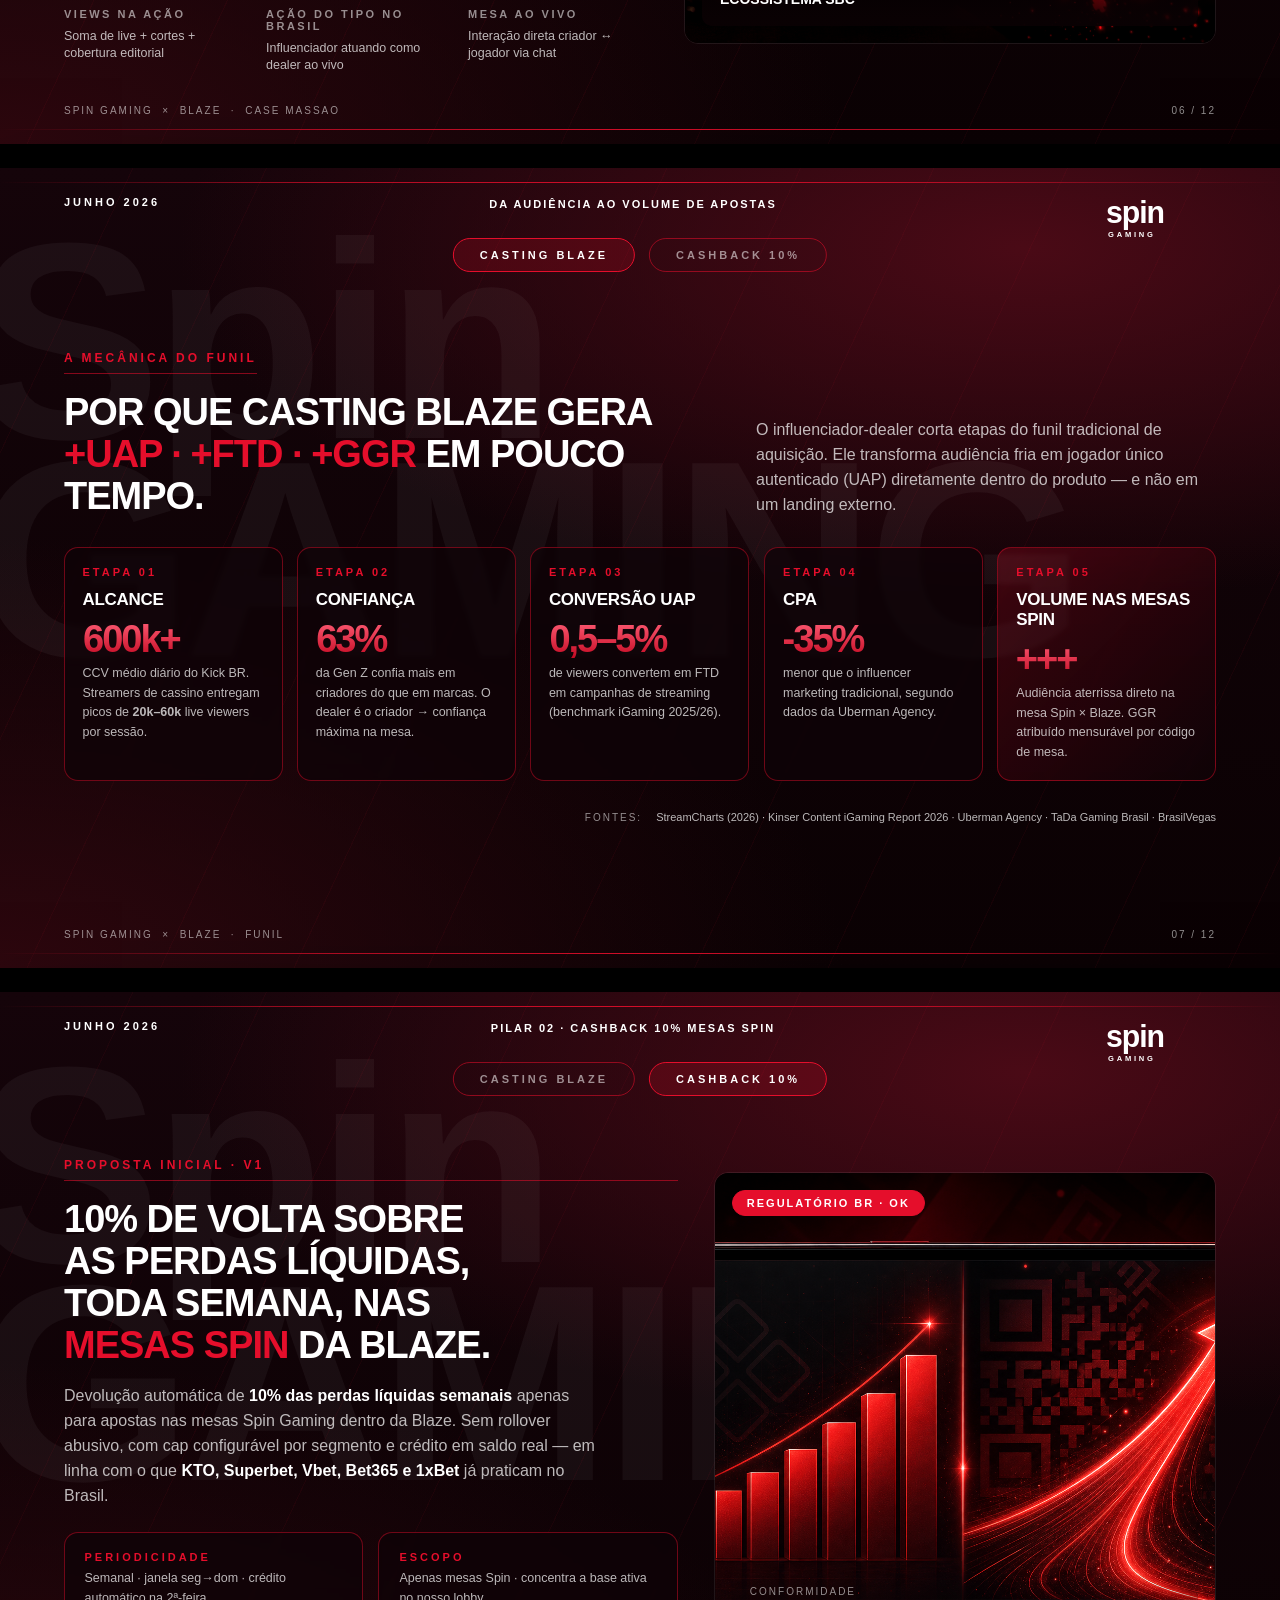
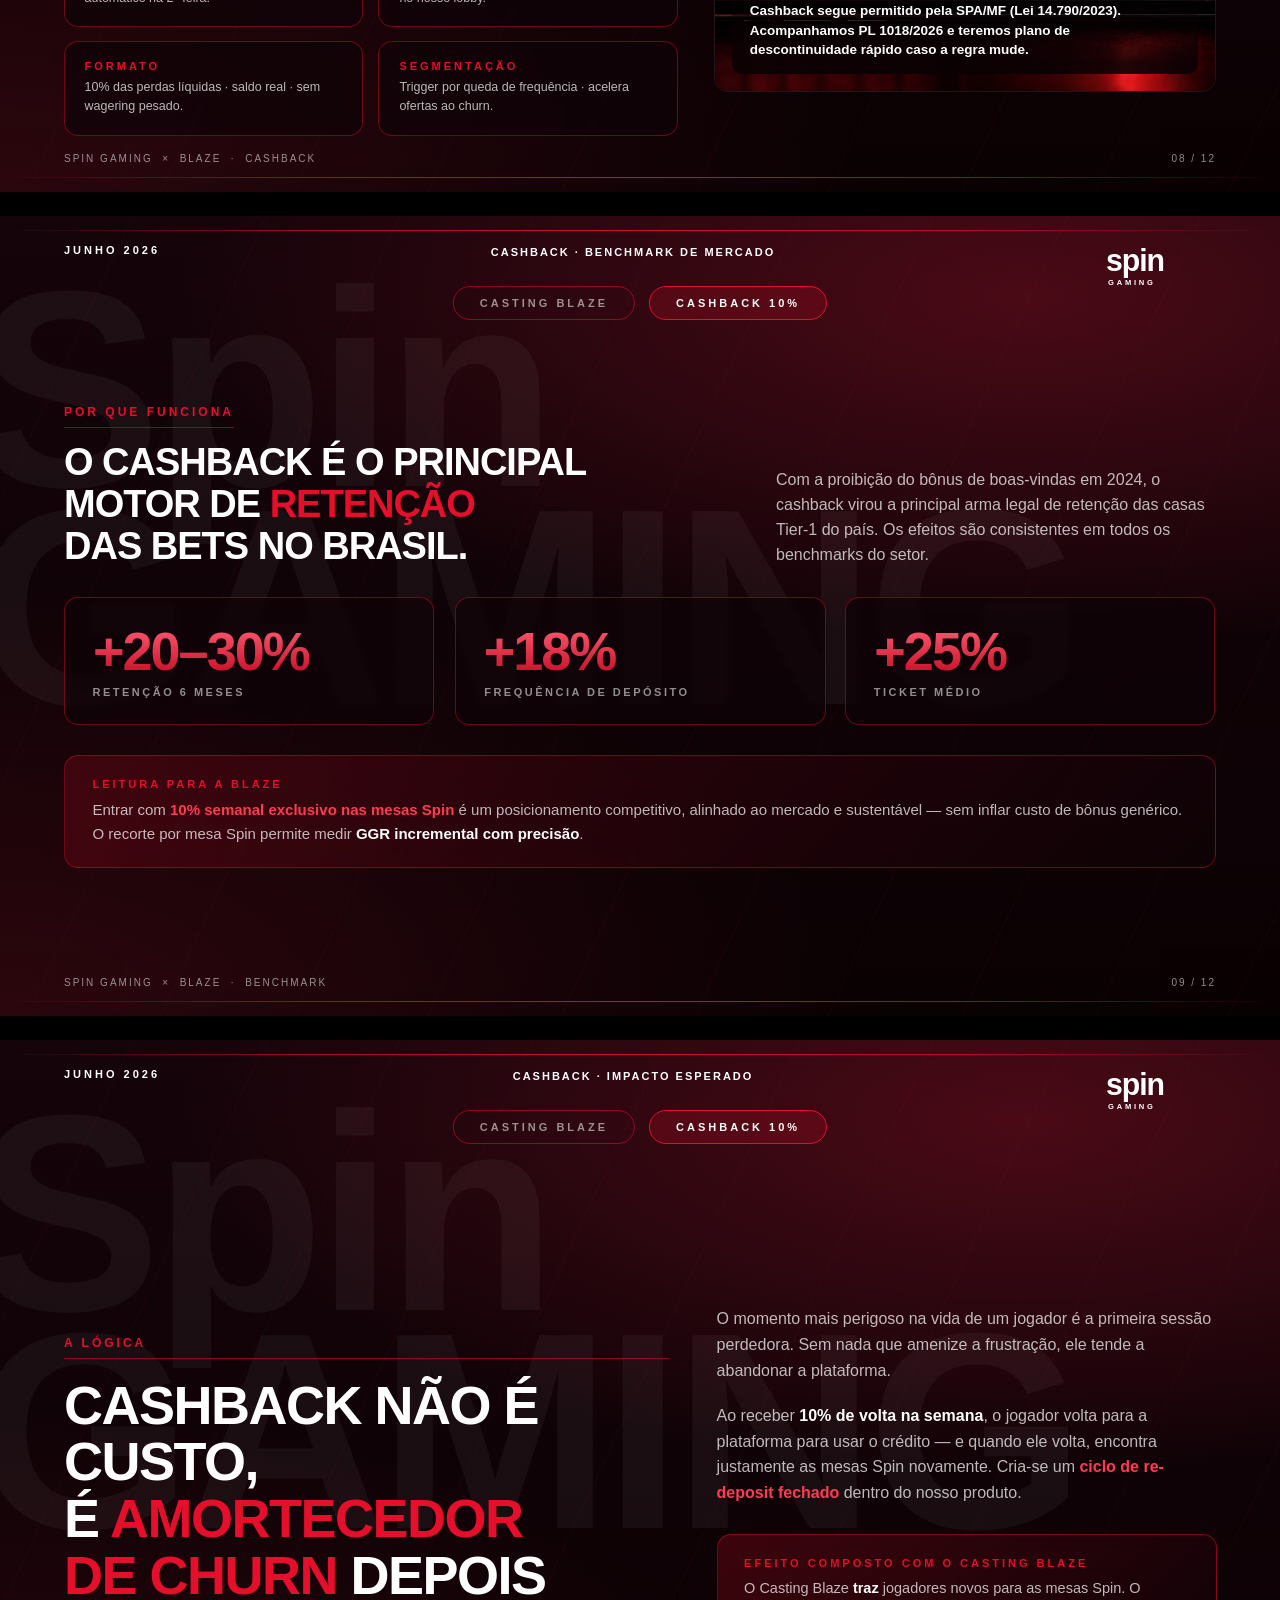
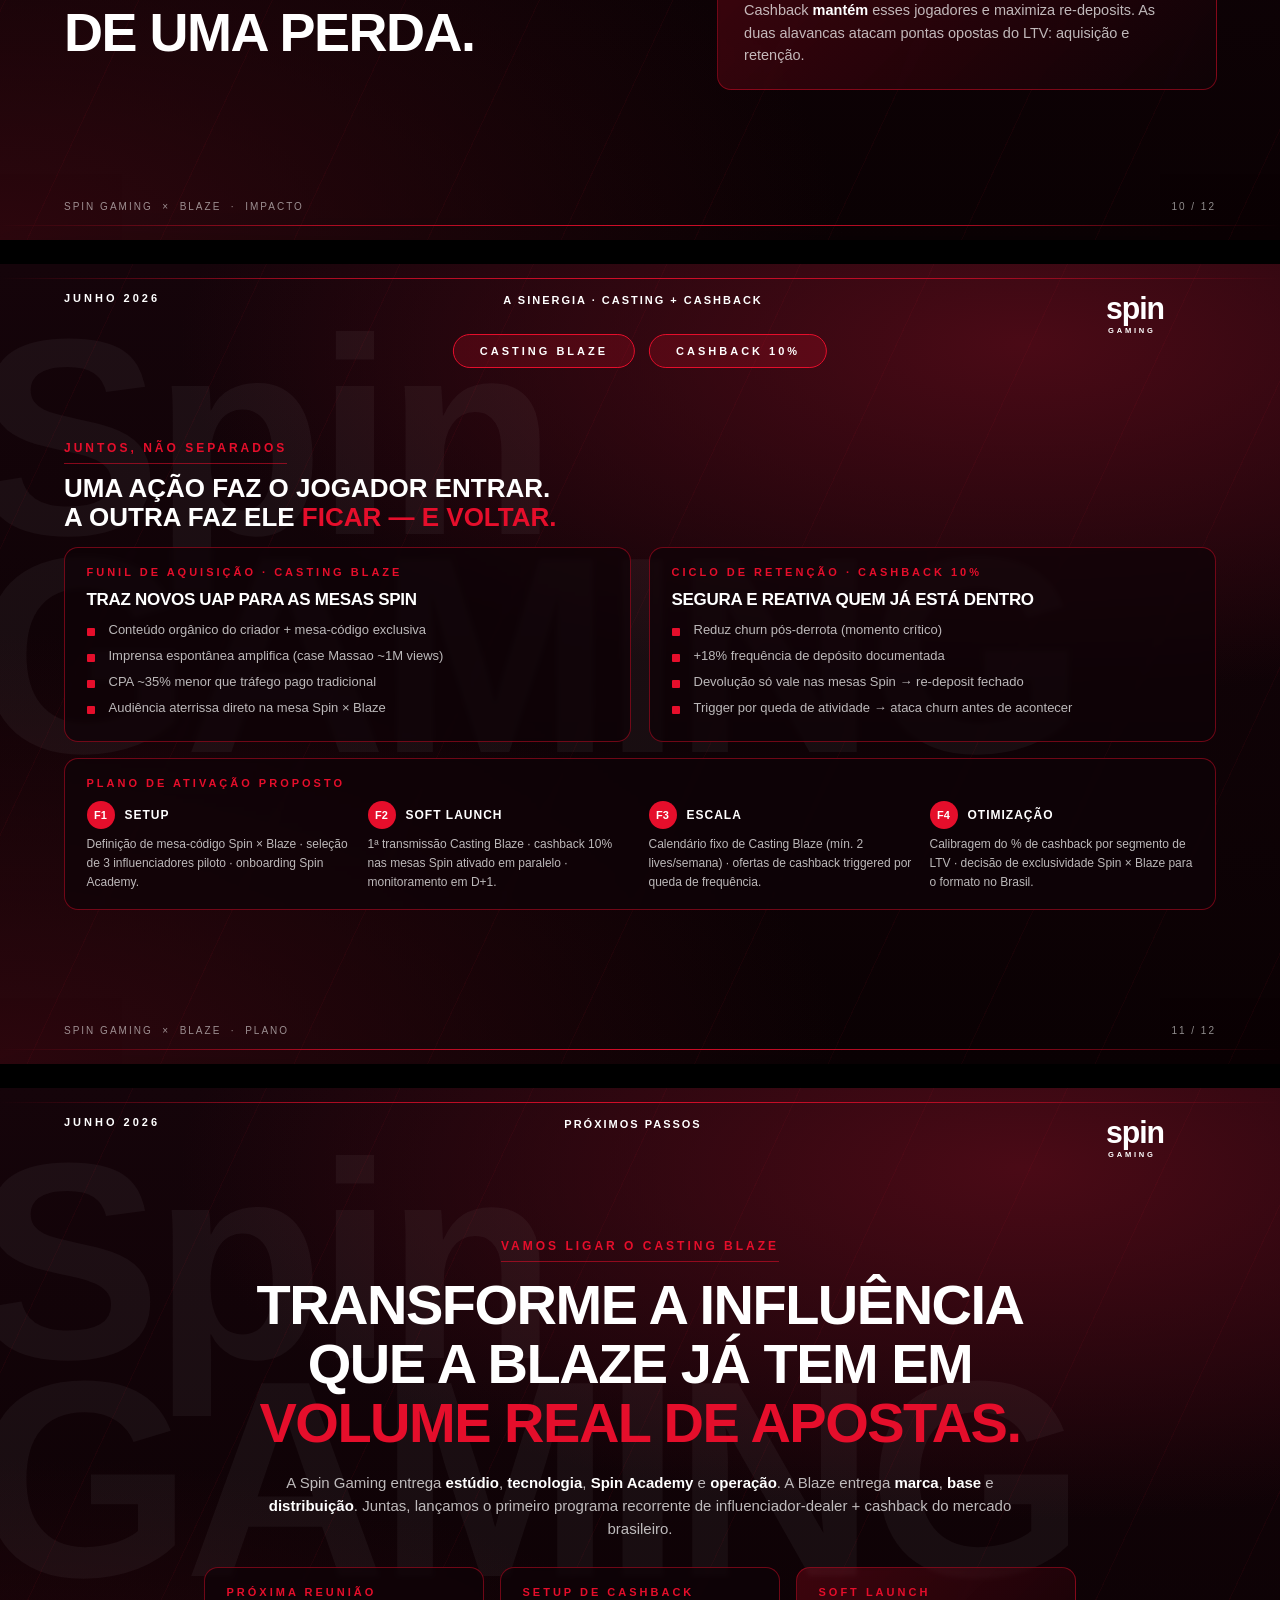
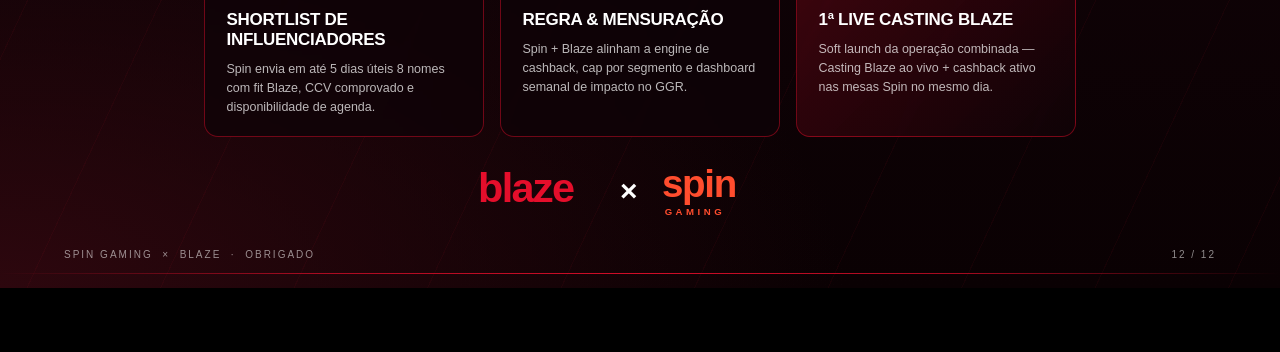
<file: apresentacao/index.html>
<!DOCTYPE html>
<html lang="pt-BR">
<head>
<meta charset="UTF-8" />
<meta name="viewport" content="width=1280" />
<title>Casting Blaze — Proposta Spin Gaming x Blaze</title>
<link rel="stylesheet" href="styles.css" />
</head>
<body>

<!-- =================================================================
SLIDE 01 — CAPA
================================================================= -->
<section class="slide" id="s01">
  <div class="slide-rule-top"></div>
  <div class="slide-header">
    <div class="slide-date">JUNHO 2026</div>
    <div class="slide-tagline">UMA PROPOSTA QUE TRANSFORMA<br/>INFLUÊNCIA EM VOLUME DE JOGO</div>
    <div class="slide-logo-spin"><img src="assets/logo-spin-white.svg" alt="Spin Gaming"></div>
  </div>

  <div class="slide-body" style="align-items:center; justify-content:center; flex-direction:column;">
    <div style="display:flex; align-items:center; gap:32px;">
      <img src="assets/logo-blaze.svg" alt="blaze" style="height:200px; width:auto;">
    </div>
    <div style="margin-top:60px; text-align:center;">
      <div style="font-size:36px; font-weight:800; letter-spacing:-1px; color:#fff;">
        CASTING BLAZE
      </div>
      <div style="margin-top:12px; font-size:12px; letter-spacing:6px; color:#fff; font-weight:600;">
        INFLUÊNCIA &nbsp;·&nbsp; LIVE CASINO &nbsp;·&nbsp; RETENÇÃO
      </div>
    </div>
  </div>

  <div class="slide-footer">
    <div>SPIN GAMING &nbsp;×&nbsp; BLAZE</div>
    <div>01 / 12</div>
  </div>
  <div class="slide-rule-bottom"></div>
</section>


<!-- =================================================================
SLIDE 02 — CONTEXTO
================================================================= -->
<section class="slide" id="s02">
  <div class="slide-rule-top"></div>
  <div class="slide-header">
    <div class="slide-date">JUNHO 2026</div>
    <div class="slide-tagline">CONTEXTO DA PROPOSTA</div>
    <div class="slide-logo-spin"><img src="assets/logo-spin-white.svg" alt="Spin Gaming"></div>
  </div>

  <div class="slide-body" style="gap:40px;">
    <!-- Left column: text -->
    <div style="flex:1.05; display:flex; flex-direction:column; justify-content:center;">
      <div class="eyebrow">Por que agora</div>
      <h2 class="title-lg" style="max-width:560px;">
        A SPIN JÁ ENTREGA<br/>
        AS <span style="color:var(--red-blaze);">MESAS AO VIVO</span><br/>
        DA BLAZE. AGORA<br/>
        QUEREMOS LEVAR<br/>
        TRÁFEGO ATÉ ELAS.
      </h2>
      <p class="body-text" style="margin-top:22px; max-width:520px;">
        Hoje a Blaze opera com <strong>mesas Spin Gaming integradas no lobby</strong>.
        A operação é estável, a tecnologia é nossa, o estúdio é nosso e o
        treinamento de dealers é feito pela <strong>Spin Academy</strong>.
        O próximo passo natural é <span class="hl">ativar a base</span>: trazer mais
        UAP para essas mesas e aumentar a frequência de depósitos.
      </p>
      <p class="body-text" style="margin-top:14px; max-width:520px;">
        Esta proposta combina duas alavancas que conversam diretamente
        com o público brasileiro de cassino ao vivo:
      </p>
      <div style="display:flex; gap:14px; margin-top:18px;">
        <span class="pill pill-solid">01 · CASTING BLAZE</span>
        <span class="pill">02 · CASHBACK 10% MESAS SPIN</span>
      </div>
    </div>

    <!-- Right column: hero image -->
    <div style="flex:0.95; display:flex; align-items:center;">
      <div style="position:relative; width:100%; height:520px;">
        <img class="hero-img" src="assets/images/mesa-blaze-blackjack.jpg" alt="">
        <div style="position:absolute; left:18px; bottom:18px; right:18px; padding:14px 18px;
                    background:linear-gradient(180deg,rgba(10,1,3,0) 0%, rgba(10,1,3,0.85) 90%);
                    border-radius:10px;">
          <div class="muted-cap">FOTO REAL · MESA SPIN × BLAZE</div>
          <div style="font-size:15px; font-weight:700; margin-top:4px;">
            INFLUENCIADOR + DEALER + LIVE CASINO = NOVA EXPERIÊNCIA
          </div>
        </div>
      </div>
    </div>
  </div>

  <div class="slide-footer">
    <div>SPIN GAMING &nbsp;×&nbsp; BLAZE &nbsp;·&nbsp; CONTEXTO</div>
    <div>02 / 12</div>
  </div>
  <div class="slide-rule-bottom"></div>
</section>


<!-- =================================================================
SLIDE 03 — OS DOIS PILARES DA PROPOSTA (tabs)
================================================================= -->
<section class="slide" id="s03">
  <div class="slide-rule-top"></div>
  <div class="slide-header">
    <div class="slide-date">JUNHO 2026</div>
    <div class="slide-tagline">DOIS PILARES, UMA META: VOLUME</div>
    <div class="slide-logo-spin"><img src="assets/logo-spin-white.svg" alt="Spin Gaming"></div>
  </div>

  <div class="section-tabs">
    <div class="section-tab active">CASTING BLAZE</div>
    <div class="section-tab active">CASHBACK 10%</div>
  </div>

  <div class="slide-body" style="padding-top:80px; gap:28px;">
    <!-- Pillar 1 card -->
    <div class="card" style="flex:1; display:flex; flex-direction:column;">
      <div style="display:flex; align-items:center; gap:14px; margin-bottom:14px;">
        <div class="icon-circle">
          <svg viewBox="0 0 24 24"><path d="M12 2L2 7l10 5 10-5-10-5zm0 7.27L4.97 6.5 12 3.73l7.03 2.77L12 9.27zM2 17l10 5 10-5v-5l-2.5 1.25V15.5L12 19.27 4.5 15.5v-2.25L2 12v5z"/></svg>
        </div>
        <div>
          <div class="card-eyebrow">PILAR 01</div>
          <div class="card-title" style="font-size:24px;">CASTING BLAZE</div>
        </div>
      </div>
      <p class="card-body">
        Treinamos influenciadores reconhecidos pelo público da Blaze na
        <strong>Spin Academy</strong> e os colocamos para atuar como
        <strong>dealers oficiais</strong> em mesas Spin × Blaze. Eles
        transmitem em seus próprios canais e direcionam audiência
        diretamente para o lobby do live casino.
      </p>

      <div style="margin-top:auto; padding-top:24px;">
        <div class="muted-cap" style="margin-bottom:10px;">O QUE ENTREGA</div>
        <ul class="bullets">
          <li><strong>Aquisição</strong> de UAP direto do público do influenciador</li>
          <li><strong>Brand love</strong> via co-criação com nomes que a base já segue</li>
          <li><strong>Conteúdo viral</strong> com cortes e clipes orgânicos</li>
          <li><strong>Tráfego concentrado</strong> em mesa específica → GGR mensurável</li>
        </ul>
      </div>
    </div>

    <!-- Pillar 2 card -->
    <div class="card" style="flex:1; display:flex; flex-direction:column;">
      <div style="display:flex; align-items:center; gap:14px; margin-bottom:14px;">
        <div class="icon-circle">
          <svg viewBox="0 0 24 24"><path d="M12 2C6.48 2 2 6.48 2 12s4.48 10 10 10 10-4.48 10-10S17.52 2 12 2zm1 17.93V18h-2v1.93c-3.94-.49-7.04-3.59-7.93-7.43H5v-2H3.07C3.96 6.66 7.06 3.56 11 3.07V5h2V3.07c3.94.49 7.04 3.59 7.93 7.43H19v2h1.93c-.89 3.84-3.99 6.94-7.93 7.43z"/></svg>
        </div>
        <div>
          <div class="card-eyebrow">PILAR 02</div>
          <div class="card-title" style="font-size:24px;">CASHBACK 10% MESAS SPIN</div>
        </div>
      </div>
      <p class="card-body">
        Programa de devolução semanal de <strong>10% das perdas líquidas</strong>
        apenas para apostas realizadas nas mesas Spin Gaming dentro da Blaze.
        Mecânica simples, transparente, sem rollover abusivo e em
        conformidade com a regulação brasileira de iGaming.
      </p>

      <div style="margin-top:auto; padding-top:24px;">
        <div class="muted-cap" style="margin-bottom:10px;">O QUE ENTREGA</div>
        <ul class="bullets">
          <li><strong>Retenção</strong> +20% a +30% (benchmarks globais)</li>
          <li><strong>Frequência de depósito</strong> +18% (case Vegasino · Optimove)</li>
          <li><strong>Ticket médio</strong> +25% em jogadores aderentes</li>
          <li><strong>Concentração</strong> da base ativa nas mesas Spin → mais GGR</li>
        </ul>
      </div>
    </div>
  </div>

  <div class="slide-footer">
    <div>SPIN GAMING &nbsp;×&nbsp; BLAZE &nbsp;·&nbsp; PILARES</div>
    <div>03 / 12</div>
  </div>
  <div class="slide-rule-bottom"></div>
</section>


<!-- =================================================================
SLIDE 04 — CASTING BLAZE: O CONCEITO
================================================================= -->
<section class="slide" id="s04">
  <div class="slide-rule-top"></div>
  <div class="slide-header">
    <div class="slide-date">JUNHO 2026</div>
    <div class="slide-tagline">PILAR 01 · O CONCEITO</div>
    <div class="slide-logo-spin"><img src="assets/logo-spin-white.svg" alt="Spin Gaming"></div>
  </div>

  <div class="section-tabs">
    <div class="section-tab active">CASTING BLAZE</div>
    <div class="section-tab">CASHBACK 10%</div>
  </div>

  <div class="slide-body" style="padding-top:90px; gap:36px;">
    <!-- Left: hero image -->
    <div style="flex:0.95;">
      <div style="position:relative; width:100%; height:520px;">
        <img class="hero-img" src="assets/images/mesa-blaze-real.png" alt="">
        <div style="position:absolute; left:18px; top:18px;">
          <span class="pill pill-solid">FORMATO INÉDITO</span>
        </div>
      </div>
    </div>

    <!-- Right: text -->
    <div style="flex:1.05; display:flex; flex-direction:column; justify-content:center;">
      <div class="eyebrow">O conceito</div>
      <h2 class="title-md" style="max-width:520px;">
        O INFLUENCIADOR QUE O<br/>
        JOGADOR JÁ SEGUE,<br/>
        <span style="color:var(--red-blaze);">DENTRO DA MESA</span><br/>
        DA BLAZE.
      </h2>
      <p class="body-text" style="margin-top:18px; max-width:540px;">
        Em vez de um banner ou de um link de afiliado, o jogador encontra
        o influenciador <strong>operando ao vivo a mesa de Blackjack,
        Roleta ou Baccarat</strong> que está dentro da Blaze.
        A experiência funde <strong>entretenimento, autoridade do criador
        e a mesa real onde a aposta acontece</strong>.
      </p>
      <p class="body-text" style="margin-top:14px; max-width:540px;">
        É o único formato do mercado em que o influenciador <strong>não
        recomenda</strong> a casa — ele <span class="hl">faz parte da operação</span>
        dela. Isso elimina o atrito entre conteúdo e produto e
        encurta dramaticamente o caminho até o depósito.
      </p>

      <div style="display:grid; grid-template-columns:1fr 1fr; gap:14px; margin-top:24px;">
        <div class="card" style="padding:18px 20px;">
          <div class="card-eyebrow" style="margin-bottom:6px;">AUTENTICIDADE</div>
          <div class="card-body" style="font-size:12.5px;">
            O criador foi formado pela Spin Academy e domina as regras.
            Não é "encenação".
          </div>
        </div>
        <div class="card" style="padding:18px 20px;">
          <div class="card-eyebrow" style="margin-bottom:6px;">PROXIMIDADE</div>
          <div class="card-body" style="font-size:12.5px;">
            Interage com o chat em tempo real, gerando até 4h de
            permanência por sessão.
          </div>
        </div>
      </div>
    </div>
  </div>

  <div class="slide-footer">
    <div>SPIN GAMING &nbsp;×&nbsp; BLAZE &nbsp;·&nbsp; CASTING BLAZE</div>
    <div>04 / 12</div>
  </div>
  <div class="slide-rule-bottom"></div>
</section>


<!-- =================================================================
SLIDE 05 — CASTING BLAZE: COMO FUNCIONA (PROCESSO)
================================================================= -->
<section class="slide" id="s05">
  <div class="slide-rule-top"></div>
  <div class="slide-header">
    <div class="slide-date">JUNHO 2026</div>
    <div class="slide-tagline">PILAR 01 · COMO FUNCIONA</div>
    <div class="slide-logo-spin"><img src="assets/logo-spin-white.svg" alt="Spin Gaming"></div>
  </div>

  <div class="section-tabs">
    <div class="section-tab active">CASTING BLAZE</div>
    <div class="section-tab">CASHBACK 10%</div>
  </div>

  <div class="slide-body" style="padding-top:90px; gap:36px;">
    <!-- Left: 4 steps -->
    <div style="flex:1.15; display:flex; flex-direction:column;">
      <div class="eyebrow">PROCESSO SPIN ACADEMY → BLAZE LOBBY</div>
      <h3 class="title-md" style="margin-bottom:22px;">
        4 ETAPAS PARA TRANSFORMAR<br/>
        AUDIÊNCIA EM <span style="color:var(--red-blaze);">VOLUME REAL</span>.
      </h3>

      <div class="steps">
        <div class="step">
          <div class="step-num">1</div>
          <div>
            <div class="step-title">CASTING</div>
            <div class="step-body">
              Selecionamos junto com a Blaze 3 a 5 influenciadores que
              já conversam com o público de cassino — com base em CCV médio,
              engajamento real e fit de marca.
            </div>
          </div>
        </div>
        <div class="step">
          <div class="step-num">2</div>
          <div>
            <div class="step-title">SPIN ACADEMY</div>
            <div class="step-body">
              Treinamento intensivo de <strong>1 a 5 dias</strong>
              (dependendo do jogo): regras de Blackjack, Roleta e
              Baccarat, procedimentos operacionais, dicção e padrão
              de transmissão Spin.
            </div>
          </div>
        </div>
        <div class="step">
          <div class="step-num">3</div>
          <div>
            <div class="step-title">SHOW AO VIVO</div>
            <div class="step-body">
              Mesa dedicada com branding Blaze, transmissão simultânea
              no canal do influenciador (Kick / YouTube / Instagram)
              e no lobby da Blaze.
            </div>
          </div>
        </div>
        <div class="step">
          <div class="step-num">4</div>
          <div>
            <div class="step-title">CONTEÚDO & MENSURAÇÃO</div>
            <div class="step-body">
              Cortes virais, mesa-código exclusiva por criador para
              tracking de UAP, FTD e GGR atribuído. Dashboards
              compartilhados em D+1.
            </div>
          </div>
        </div>
      </div>
    </div>

    <!-- Right: assets visual -->
    <div style="flex:0.85; display:flex; flex-direction:column; gap:18px;">
      <div class="card" style="padding:22px;">
        <div class="card-eyebrow">JOGOS SUGERIDOS</div>
        <div style="display:grid; grid-template-columns:1fr 1fr; gap:8px 14px; margin-top:12px;">
          <div class="body-text" style="font-size:14px;">• Blackjack VIP</div>
          <div class="body-text" style="font-size:14px;">• Roleta Brasileira</div>
          <div class="body-text" style="font-size:14px;">• Baccarat</div>
        </div>
      </div>

      <div class="card" style="padding:22px;">
        <div class="card-eyebrow">CANAIS DE TRANSMISSÃO</div>
        <div style="margin-top:12px; display:flex; flex-direction:column; gap:10px;">
          <div style="display:flex; align-items:center; gap:12px;">
            <div class="mini-icon"><svg viewBox="0 0 24 24"><path d="M11.571 4.714h1.715v5.143H11.57zm4.715 0H18v5.143h-1.714zM6 0L1.714 4.286v15.428h5.143V24l4.286-4.286h3.428L22.286 12V0H6zm14.571 11.143l-3.428 3.428h-3.429l-3 3v-3H6.857V1.714h13.714v9.429z"/></svg></div>
            <div class="body-text" style="font-size:13px;">Kick — média 600k+ live viewers/dia</div>
          </div>
          <div style="display:flex; align-items:center; gap:12px;">
            <div class="mini-icon"><svg viewBox="0 0 24 24"><path d="M23.498 6.186a3.016 3.016 0 0 0-2.122-2.136C19.505 3.545 12 3.545 12 3.545s-7.505 0-9.377.505A3.017 3.017 0 0 0 .502 6.186C0 8.07 0 12 0 12s0 3.93.502 5.814a3.016 3.016 0 0 0 2.122 2.136c1.871.505 9.376.505 9.376.505s7.505 0 9.377-.505a3.015 3.015 0 0 0 2.122-2.136C24 15.93 24 12 24 12s0-3.93-.502-5.814zM9.545 15.568V8.432L15.818 12l-6.273 3.568z"/></svg></div>
            <div class="body-text" style="font-size:13px;">YouTube Lives + cortes evergreen</div>
          </div>
          <div style="display:flex; align-items:center; gap:12px;">
            <div class="mini-icon"><svg viewBox="0 0 24 24"><path d="M12 2.163c3.204 0 3.584.012 4.85.07 3.252.148 4.771 1.691 4.919 4.919.058 1.265.069 1.645.069 4.849 0 3.205-.012 3.584-.069 4.849-.149 3.225-1.664 4.771-4.919 4.919-1.266.058-1.644.07-4.85.07-3.204 0-3.584-.012-4.849-.07-3.26-.149-4.771-1.699-4.919-4.92-.058-1.265-.07-1.644-.07-4.849 0-3.204.013-3.583.07-4.849.149-3.227 1.664-4.771 4.919-4.919C8.416 2.175 8.796 2.163 12 2.163zm0-2.163C8.741 0 8.333.014 7.053.072 2.695.272.273 2.69.073 7.052.014 8.333 0 8.741 0 12c0 3.259.014 3.668.072 4.948.2 4.358 2.618 6.78 6.98 6.98C8.333 23.986 8.741 24 12 24c3.259 0 3.668-.014 4.948-.072 4.354-.2 6.782-2.618 6.979-6.98.059-1.28.073-1.689.073-4.948 0-3.259-.014-3.667-.072-4.947-.196-4.354-2.617-6.78-6.979-6.98C15.668.014 15.259 0 12 0zm0 5.838a6.162 6.162 0 1 0 0 12.324 6.162 6.162 0 0 0 0-12.324zM12 16a4 4 0 1 1 0-8 4 4 0 0 1 0 8zm6.406-11.845a1.44 1.44 0 1 0 0 2.881 1.44 1.44 0 0 0 0-2.881z"/></svg></div>
            <div class="body-text" style="font-size:13px;">Instagram Reels + Stories direcionando para Blaze</div>
          </div>
        </div>
      </div>

      <div class="card" style="padding:22px; background:linear-gradient(135deg, rgba(229,14,43,0.18), rgba(15,3,7,0.85));">
        <div class="card-eyebrow">EXCLUSIVIDADE</div>
        <div class="body-text" style="font-size:13.5px; margin-top:8px;">
          Estúdio próprio Spin no Brasil + dealer formado pela Spin Academy =
          a única operação capaz de entregar esse formato hoje no país.
        </div>
      </div>
    </div>
  </div>

  <div class="slide-footer">
    <div>SPIN GAMING &nbsp;×&nbsp; BLAZE &nbsp;·&nbsp; PROCESSO</div>
    <div>05 / 12</div>
  </div>
  <div class="slide-rule-bottom"></div>
</section>


<!-- =================================================================
SLIDE 06 — CASE MASSAO (PROVA)
================================================================= -->
<section class="slide" id="s06">
  <div class="slide-rule-top"></div>
  <div class="slide-header">
    <div class="slide-date">JUNHO 2026</div>
    <div class="slide-tagline">A PROVA · CASE THIAGO MASSAO</div>
    <div class="slide-logo-spin"><img src="assets/logo-spin-white.svg" alt="Spin Gaming"></div>
  </div>

  <div class="section-tabs">
    <div class="section-tab active">CASTING BLAZE</div>
    <div class="section-tab">CASHBACK 10%</div>
  </div>

  <div class="slide-body" style="padding-top:90px; gap:32px;">
    <!-- Left: text + stats -->
    <div style="flex:1.05; display:flex; flex-direction:column; justify-content:center;">
      <div class="eyebrow">CASE REAL · MARÇO/2026</div>
      <h2 class="title-md" style="max-width:540px;">
        QUASE <span style="color:var(--red-blaze);">1 MILHÃO</span><br/>
        DE VIEWS COM<br/>
        UMA ÚNICA AÇÃO.
      </h2>
      <p class="body-text" style="margin-top:18px; max-width:520px;">
        O empresário e criador <strong>Thiago Massao</strong> foi treinado pela
        <strong>Spin Academy</strong> e assumiu, ao vivo, uma mesa de
        Baccarat operada pela Spin Gaming. A ação rodou em parceria
        com um cliente Spin e teve cobertura espontânea da
        <em>Jovem Pan</em> e do <em>ConexãoBet</em>, sendo descrita como
        "<strong>ação inédita no cenário brasileiro de iGaming</strong>".
      </p>
      <p class="body-text" style="margin-top:14px; max-width:520px;">
        O formato comprovou três coisas:
        <strong>(1)</strong> o público responde,
        <strong>(2)</strong> a imprensa amplifica gratuitamente,
        <strong>(3)</strong> a Spin tem o único pipeline pronto para escalar isso.
      </p>

      <div style="display:grid; grid-template-columns:repeat(3,1fr); gap:18px; margin-top:28px;">
        <div class="stat">
          <div class="stat-num red">~1M</div>
          <div class="stat-label">VIEWS NA AÇÃO</div>
          <div class="stat-sub">Soma de live + cortes + cobertura editorial</div>
        </div>
        <div class="stat">
          <div class="stat-num red">1ª</div>
          <div class="stat-label">AÇÃO DO TIPO NO BRASIL</div>
          <div class="stat-sub">Influenciador atuando como dealer ao vivo</div>
        </div>
        <div class="stat">
          <div class="stat-num red">60min</div>
          <div class="stat-label">MESA AO VIVO</div>
          <div class="stat-sub">Interação direta criador ↔ jogador via chat</div>
        </div>
      </div>
    </div>

    <!-- Right: viral image -->
    <div style="flex:0.95;">
      <div style="position:relative; width:100%; height:520px;">
        <img class="hero-img" src="assets/images/viral_engagement.png" alt="">
        <div style="position:absolute; left:18px; bottom:18px; right:18px; padding:16px 18px;
                    background:linear-gradient(180deg,rgba(10,1,3,0) 0%, rgba(10,1,3,0.9) 90%);
                    border-radius:10px;">
          <div class="muted-cap">VEÍCULOS QUE COBRIRAM A AÇÃO</div>
          <div style="font-size:14px; font-weight:700; margin-top:6px; line-height:1.4;">
            JOVEM PAN · CONEXÃO BET · BRASILVEGAS · MEDIABET · ECOSSISTEMA SBC
          </div>
        </div>
      </div>
    </div>
  </div>

  <div class="slide-footer">
    <div>SPIN GAMING &nbsp;×&nbsp; BLAZE &nbsp;·&nbsp; CASE MASSAO</div>
    <div>06 / 12</div>
  </div>
  <div class="slide-rule-bottom"></div>
</section>


<!-- =================================================================
SLIDE 07 — POR QUE GERA MAIS UAP / DEPÓSITOS / VOLUME
================================================================= -->
<section class="slide" id="s07">
  <div class="slide-rule-top"></div>
  <div class="slide-header">
    <div class="slide-date">JUNHO 2026</div>
    <div class="slide-tagline">DA AUDIÊNCIA AO VOLUME DE APOSTAS</div>
    <div class="slide-logo-spin"><img src="assets/logo-spin-white.svg" alt="Spin Gaming"></div>
  </div>

  <div class="section-tabs">
    <div class="section-tab active">CASTING BLAZE</div>
    <div class="section-tab">CASHBACK 10%</div>
  </div>

  <div class="slide-body" style="padding-top:90px; flex-direction:column; gap:22px;">

    <div style="display:flex; justify-content:space-between; align-items:flex-end; gap:30px;">
      <div style="flex:1.4;">
        <div class="eyebrow">A MECÂNICA DO FUNIL</div>
        <h3 class="title-md">
          POR QUE CASTING BLAZE GERA<br/>
          <span style="color:var(--red-blaze);">+UAP · +FTD · +GGR</span> EM POUCO TEMPO.
        </h3>
      </div>
      <p class="body-text" style="flex:1; max-width:460px;">
        O influenciador-dealer corta etapas do funil tradicional de aquisição.
        Ele transforma audiência fria em jogador único autenticado (UAP)
        diretamente dentro do produto — e não em um landing externo.
      </p>
    </div>

    <!-- Funnel -->
    <div style="display:grid; grid-template-columns:repeat(5,1fr); gap:14px; margin-top:8px;">

      <div class="card" style="padding:18px; min-height:215px;">
        <div class="card-eyebrow">ETAPA 01</div>
        <div class="card-title" style="font-size:17px;">ALCANCE</div>
        <div class="stat-num red" style="font-size:38px; margin-top:6px;">600k+</div>
        <div class="card-body" style="font-size:12.5px; margin-top:6px;">
          CCV médio diário do Kick BR. Streamers de cassino entregam picos
          de <strong>20k–60k</strong> live viewers por sessão.
        </div>
      </div>

      <div class="card" style="padding:18px; min-height:215px;">
        <div class="card-eyebrow">ETAPA 02</div>
        <div class="card-title" style="font-size:17px;">CONFIANÇA</div>
        <div class="stat-num red" style="font-size:38px; margin-top:6px;">63%</div>
        <div class="card-body" style="font-size:12.5px; margin-top:6px;">
          da Gen Z confia mais em criadores do que em marcas.
          O dealer é o criador → confiança máxima na mesa.
        </div>
      </div>

      <div class="card" style="padding:18px; min-height:215px;">
        <div class="card-eyebrow">ETAPA 03</div>
        <div class="card-title" style="font-size:17px;">CONVERSÃO UAP</div>
        <div class="stat-num red" style="font-size:38px; margin-top:6px;">0,5–5%</div>
        <div class="card-body" style="font-size:12.5px; margin-top:6px;">
          de viewers convertem em FTD em campanhas de streaming
          (benchmark iGaming 2025/26).
        </div>
      </div>

      <div class="card" style="padding:18px; min-height:215px;">
        <div class="card-eyebrow">ETAPA 04</div>
        <div class="card-title" style="font-size:17px;">CPA</div>
        <div class="stat-num red" style="font-size:38px; margin-top:6px;">-35%</div>
        <div class="card-body" style="font-size:12.5px; margin-top:6px;">
          menor que o influencer marketing tradicional, segundo
          dados da Uberman Agency.
        </div>
      </div>

      <div class="card" style="padding:18px; min-height:215px; background:linear-gradient(135deg, rgba(229,14,43,0.22), rgba(15,3,7,0.85));">
        <div class="card-eyebrow">ETAPA 05</div>
        <div class="card-title" style="font-size:17px;">VOLUME NAS MESAS SPIN</div>
        <div class="stat-num red" style="font-size:38px; margin-top:6px;">+++</div>
        <div class="card-body" style="font-size:12.5px; margin-top:6px;">
          Audiência aterrissa direto na mesa Spin × Blaze.
          GGR atribuído mensurável por código de mesa.
        </div>
      </div>
    </div>

    <!-- Sources -->
    <div style="margin-top:6px; display:flex; align-items:center; gap:14px; justify-content:flex-end;">
      <div class="muted-cap">FONTES:</div>
      <div class="body-text" style="font-size:11px;">
        StreamCharts (2026) · Kinser Content iGaming Report 2026 · Uberman Agency · TaDa Gaming Brasil · BrasilVegas
      </div>
    </div>
  </div>

  <div class="slide-footer">
    <div>SPIN GAMING &nbsp;×&nbsp; BLAZE &nbsp;·&nbsp; FUNIL</div>
    <div>07 / 12</div>
  </div>
  <div class="slide-rule-bottom"></div>
</section>


<!-- =================================================================
SLIDE 08 — CASHBACK 10%: A MECÂNICA
================================================================= -->
<section class="slide" id="s08">
  <div class="slide-rule-top"></div>
  <div class="slide-header">
    <div class="slide-date">JUNHO 2026</div>
    <div class="slide-tagline">PILAR 02 · CASHBACK 10% MESAS SPIN</div>
    <div class="slide-logo-spin"><img src="assets/logo-spin-white.svg" alt="Spin Gaming"></div>
  </div>

  <div class="section-tabs">
    <div class="section-tab">CASTING BLAZE</div>
    <div class="section-tab active">CASHBACK 10%</div>
  </div>

  <div class="slide-body" style="padding-top:90px; gap:36px;">
    <!-- Left: text -->
    <div style="flex:1.1; display:flex; flex-direction:column; justify-content:center;">
      <div class="eyebrow">PROPOSTA INICIAL · V1</div>
      <h2 class="title-md" style="max-width:560px;">
        10% DE VOLTA SOBRE<br/>
        AS PERDAS LÍQUIDAS,<br/>
        TODA SEMANA, NAS<br/>
        <span style="color:var(--red-blaze);">MESAS SPIN</span> DA BLAZE.
      </h2>
      <p class="body-text" style="margin-top:18px; max-width:540px;">
        Devolução automática de <strong>10% das perdas líquidas semanais</strong>
        apenas para apostas nas mesas Spin Gaming dentro da Blaze.
        Sem rollover abusivo, com cap configurável por segmento e
        crédito em saldo real — em linha com o que <strong>KTO, Superbet,
        Vbet, Bet365 e 1xBet</strong> já praticam no Brasil.
      </p>

      <div style="display:grid; grid-template-columns:1fr 1fr; gap:14px; margin-top:24px;">
        <div class="card" style="padding:18px 20px;">
          <div class="card-eyebrow" style="margin-bottom:6px;">PERIODICIDADE</div>
          <div class="card-body" style="font-size:12.5px;">
            Semanal · janela seg→dom · crédito automático na 2ª-feira.
          </div>
        </div>
        <div class="card" style="padding:18px 20px;">
          <div class="card-eyebrow" style="margin-bottom:6px;">ESCOPO</div>
          <div class="card-body" style="font-size:12.5px;">
            Apenas mesas Spin · concentra a base ativa no nosso lobby.
          </div>
        </div>
        <div class="card" style="padding:18px 20px;">
          <div class="card-eyebrow" style="margin-bottom:6px;">FORMATO</div>
          <div class="card-body" style="font-size:12.5px;">
            10% das perdas líquidas · saldo real · sem wagering pesado.
          </div>
        </div>
        <div class="card" style="padding:18px 20px;">
          <div class="card-eyebrow" style="margin-bottom:6px;">SEGMENTAÇÃO</div>
          <div class="card-body" style="font-size:12.5px;">
            Trigger por queda de frequência · acelera ofertas ao churn.
          </div>
        </div>
      </div>
    </div>

    <!-- Right: image + tag -->
    <div style="flex:0.9;">
      <div style="position:relative; width:100%; height:520px;">
        <img class="hero-img" src="assets/images/cashback_growth.png" alt="">
        <div style="position:absolute; left:18px; top:18px;">
          <span class="pill pill-solid">REGULATÓRIO BR · OK</span>
        </div>
        <div style="position:absolute; left:18px; bottom:18px; right:18px; padding:14px 18px;
                    background:linear-gradient(180deg,rgba(10,1,3,0) 0%, rgba(10,1,3,0.9) 90%);
                    border-radius:10px;">
          <div class="muted-cap">CONFORMIDADE</div>
          <div style="font-size:13.5px; font-weight:600; margin-top:4px; line-height:1.45;">
            Cashback segue permitido pela SPA/MF (Lei 14.790/2023).
            Acompanhamos PL 1018/2026 e teremos plano de
            descontinuidade rápido caso a regra mude.
          </div>
        </div>
      </div>
    </div>
  </div>

  <div class="slide-footer">
    <div>SPIN GAMING &nbsp;×&nbsp; BLAZE &nbsp;·&nbsp; CASHBACK</div>
    <div>08 / 12</div>
  </div>
  <div class="slide-rule-bottom"></div>
</section>


<!-- =================================================================
SLIDE 09 — CASHBACK: BENCHMARK DE MERCADO
================================================================= -->
<section class="slide" id="s09">
  <div class="slide-rule-top"></div>
  <div class="slide-header">
    <div class="slide-date">JUNHO 2026</div>
    <div class="slide-tagline">CASHBACK · BENCHMARK DE MERCADO</div>
    <div class="slide-logo-spin"><img src="assets/logo-spin-white.svg" alt="Spin Gaming"></div>
  </div>

  <div class="section-tabs">
    <div class="section-tab">CASTING BLAZE</div>
    <div class="section-tab active">CASHBACK 10%</div>
  </div>

  <div class="slide-body" style="padding-top:96px; flex-direction:column; gap:30px;">

    <div style="display:flex; align-items:flex-end; gap:40px;">
      <div style="flex:1.2;">
        <div class="eyebrow" style="margin-bottom:14px;">POR QUE FUNCIONA</div>
        <h3 class="title-md">
          O CASHBACK É O PRINCIPAL<br/>
          MOTOR DE <span style="color:var(--red-blaze);">RETENÇÃO</span><br/>
          DAS BETS NO BRASIL.
        </h3>
      </div>
      <p class="body-text" style="flex:1; max-width:440px;">
        Com a proibição do bônus de boas-vindas em 2024, o cashback
        virou a principal arma legal de retenção das casas Tier-1
        do país. Os efeitos são consistentes em todos os benchmarks
        do setor.
      </p>
    </div>

    <!-- 3 KPIs essenciais -->
    <div style="display:grid; grid-template-columns:repeat(3,1fr); gap:20px;">
      <div class="card" style="padding:26px 28px;">
        <div class="stat-num red" style="font-size:54px;">+20–30%</div>
        <div class="stat-label" style="margin-top:8px;">RETENÇÃO 6 MESES</div>
      </div>
      <div class="card" style="padding:26px 28px;">
        <div class="stat-num red" style="font-size:54px;">+18%</div>
        <div class="stat-label" style="margin-top:8px;">FREQUÊNCIA DE DEPÓSITO</div>
      </div>
      <div class="card" style="padding:26px 28px;">
        <div class="stat-num red" style="font-size:54px;">+25%</div>
        <div class="stat-label" style="margin-top:8px;">TICKET MÉDIO</div>
      </div>
    </div>

    <!-- Leitura compacta -->
    <div class="card" style="padding:22px 28px; background:linear-gradient(135deg, rgba(229,14,43,0.18), rgba(15,3,7,0.85));">
      <div class="card-eyebrow" style="margin-bottom:8px;">LEITURA PARA A BLAZE</div>
      <div class="body-text" style="font-size:15px; line-height:1.55;">
        Entrar com <span class="hl">10% semanal exclusivo nas mesas Spin</span>
        é um posicionamento competitivo, alinhado ao mercado e sustentável —
        sem inflar custo de bônus genérico. O recorte por mesa Spin permite
        medir <strong>GGR incremental com precisão</strong>.
      </div>
    </div>
  </div>

  <div class="slide-footer">
    <div>SPIN GAMING &nbsp;×&nbsp; BLAZE &nbsp;·&nbsp; BENCHMARK</div>
    <div>09 / 12</div>
  </div>
  <div class="slide-rule-bottom"></div>
</section>


<!-- =================================================================
SLIDE 10 — CASHBACK: IMPACTO ESPERADO NAS MESAS SPIN
================================================================= -->
<section class="slide" id="s10">
  <div class="slide-rule-top"></div>
  <div class="slide-header">
    <div class="slide-date">JUNHO 2026</div>
    <div class="slide-tagline">CASHBACK · IMPACTO ESPERADO</div>
    <div class="slide-logo-spin"><img src="assets/logo-spin-white.svg" alt="Spin Gaming"></div>
  </div>

  <div class="section-tabs">
    <div class="section-tab">CASTING BLAZE</div>
    <div class="section-tab active">CASHBACK 10%</div>
  </div>

  <div class="slide-body" style="padding-top:96px; gap:48px;">
    <!-- Narrative -->
    <div style="flex:1.15; display:flex; flex-direction:column; justify-content:center;">
      <div class="eyebrow">A LÓGICA</div>
      <h2 class="title-lg" style="max-width:640px;">
        CASHBACK NÃO É CUSTO,<br/>
        É <span style="color:var(--red-blaze);">AMORTECEDOR<br/>DE CHURN</span> DEPOIS<br/>
        DE UMA PERDA.
      </h2>
    </div>

    <!-- Right column: explanatory text + composto card -->
    <div style="flex:0.95; display:flex; flex-direction:column; justify-content:center; gap:20px;">
      <p class="body-text" style="font-size:16px; line-height:1.6;">
        O momento mais perigoso na vida de um jogador é a primeira
        sessão perdedora. Sem nada que amenize a frustração, ele tende
        a abandonar a plataforma.
      </p>
      <p class="body-text" style="font-size:16px; line-height:1.6;">
        Ao receber <strong>10% de volta na semana</strong>, o jogador
        volta para a plataforma para usar o crédito — e quando ele
        volta, encontra justamente as mesas Spin novamente. Cria-se
        um <span class="hl">ciclo de re-deposit fechado</span> dentro
        do nosso produto.
      </p>

      <div class="card" style="margin-top:8px; padding:22px 26px; background:linear-gradient(135deg, rgba(229,14,43,0.22), rgba(15,3,7,0.85));">
        <div class="card-eyebrow" style="margin-bottom:8px;">EFEITO COMPOSTO COM O CASTING BLAZE</div>
        <div class="body-text" style="font-size:14.5px; line-height:1.55;">
          O Casting Blaze <strong>traz</strong> jogadores novos para as mesas Spin.
          O Cashback <strong>mantém</strong> esses jogadores e maximiza re-deposits.
          As duas alavancas atacam pontas opostas do LTV: aquisição e retenção.
        </div>
      </div>
    </div>
  </div>

  <div class="slide-footer">
    <div>SPIN GAMING &nbsp;×&nbsp; BLAZE &nbsp;·&nbsp; IMPACTO</div>
    <div>10 / 12</div>
  </div>
  <div class="slide-rule-bottom"></div>
</section>


<!-- =================================================================
SLIDE 11 — SINERGIA + CRONOGRAMA
================================================================= -->
<section class="slide" id="s11">
  <div class="slide-rule-top"></div>
  <div class="slide-header">
    <div class="slide-date">JUNHO 2026</div>
    <div class="slide-tagline">A SINERGIA · CASTING + CASHBACK</div>
    <div class="slide-logo-spin"><img src="assets/logo-spin-white.svg" alt="Spin Gaming"></div>
  </div>

  <div class="section-tabs">
    <div class="section-tab active">CASTING BLAZE</div>
    <div class="section-tab active">CASHBACK 10%</div>
  </div>

  <div class="slide-body" style="padding-top:84px; flex-direction:column; gap:16px;">

    <div>
      <div class="eyebrow" style="margin-bottom:10px;">JUNTOS, NÃO SEPARADOS</div>
      <h3 class="title-sm" style="font-size:26px;">
        UMA AÇÃO FAZ O JOGADOR ENTRAR.<br/>
        A OUTRA FAZ ELE <span style="color:var(--red-blaze);">FICAR — E VOLTAR.</span>
      </h3>
    </div>

    <!-- LTV diagram -->
    <div style="display:grid; grid-template-columns:1fr 1fr; gap:18px;">
      <div class="card" style="padding:18px 22px;">
        <div class="card-eyebrow">FUNIL DE AQUISIÇÃO · CASTING BLAZE</div>
        <div class="card-title" style="margin-top:4px; font-size:17px;">TRAZ NOVOS UAP PARA AS MESAS SPIN</div>
        <ul class="bullets" style="margin-top:10px;">
          <li style="font-size:13px; margin-bottom:5px;">Conteúdo orgânico do criador + mesa-código exclusiva</li>
          <li style="font-size:13px; margin-bottom:5px;">Imprensa espontânea amplifica (case Massao ~1M views)</li>
          <li style="font-size:13px; margin-bottom:5px;">CPA ~35% menor que tráfego pago tradicional</li>
          <li style="font-size:13px; margin-bottom:5px;">Audiência aterrissa direto na mesa Spin × Blaze</li>
        </ul>
      </div>

      <div class="card" style="padding:18px 22px;">
        <div class="card-eyebrow">CICLO DE RETENÇÃO · CASHBACK 10%</div>
        <div class="card-title" style="margin-top:4px; font-size:17px;">SEGURA E REATIVA QUEM JÁ ESTÁ DENTRO</div>
        <ul class="bullets" style="margin-top:10px;">
          <li style="font-size:13px; margin-bottom:5px;">Reduz churn pós-derrota (momento crítico)</li>
          <li style="font-size:13px; margin-bottom:5px;">+18% frequência de depósito documentada</li>
          <li style="font-size:13px; margin-bottom:5px;">Devolução só vale nas mesas Spin → re-deposit fechado</li>
          <li style="font-size:13px; margin-bottom:5px;">Trigger por queda de atividade → ataca churn antes de acontecer</li>
        </ul>
      </div>
    </div>

    <!-- Timeline -->
    <div class="card" style="padding:18px 22px;">
      <div class="card-eyebrow" style="margin-bottom:12px;">PLANO DE ATIVAÇÃO PROPOSTO</div>
      <div style="display:grid; grid-template-columns:repeat(4,1fr); gap:18px;">

        <div>
          <div style="display:flex; align-items:center; gap:10px; margin-bottom:6px;">
            <div style="width:28px; height:28px; border-radius:50%; background:var(--red-blaze); display:flex; align-items:center; justify-content:center; font-weight:900; font-size:11px;">F1</div>
            <div style="font-size:12px; font-weight:800; text-transform:uppercase; letter-spacing:1px;">Setup</div>
          </div>
          <div class="body-text" style="font-size:12px;">
            Definição de mesa-código Spin × Blaze · seleção de 3 influenciadores piloto · onboarding Spin Academy.
          </div>
        </div>

        <div>
          <div style="display:flex; align-items:center; gap:10px; margin-bottom:6px;">
            <div style="width:28px; height:28px; border-radius:50%; background:var(--red-blaze); display:flex; align-items:center; justify-content:center; font-weight:900; font-size:11px;">F2</div>
            <div style="font-size:12px; font-weight:800; text-transform:uppercase; letter-spacing:1px;">Soft launch</div>
          </div>
          <div class="body-text" style="font-size:12px;">
            1ª transmissão Casting Blaze · cashback 10% nas mesas Spin ativado em paralelo · monitoramento em D+1.
          </div>
        </div>

        <div>
          <div style="display:flex; align-items:center; gap:10px; margin-bottom:6px;">
            <div style="width:28px; height:28px; border-radius:50%; background:var(--red-blaze); display:flex; align-items:center; justify-content:center; font-weight:900; font-size:11px;">F3</div>
            <div style="font-size:12px; font-weight:800; text-transform:uppercase; letter-spacing:1px;">Escala</div>
          </div>
          <div class="body-text" style="font-size:12px;">
            Calendário fixo de Casting Blaze (mín. 2 lives/semana) · ofertas de cashback triggered por queda de frequência.
          </div>
        </div>

        <div>
          <div style="display:flex; align-items:center; gap:10px; margin-bottom:6px;">
            <div style="width:28px; height:28px; border-radius:50%; background:var(--red-blaze); display:flex; align-items:center; justify-content:center; font-weight:900; font-size:11px;">F4</div>
            <div style="font-size:12px; font-weight:800; text-transform:uppercase; letter-spacing:1px;">Otimização</div>
          </div>
          <div class="body-text" style="font-size:12px;">
            Calibragem do % de cashback por segmento de LTV · decisão de exclusividade Spin × Blaze para o formato no Brasil.
          </div>
        </div>
      </div>
    </div>
  </div>

  <div class="slide-footer">
    <div>SPIN GAMING &nbsp;×&nbsp; BLAZE &nbsp;·&nbsp; PLANO</div>
    <div>11 / 12</div>
  </div>
  <div class="slide-rule-bottom"></div>
</section>


<!-- =================================================================
SLIDE 12 — CALL TO ACTION
================================================================= -->
<section class="slide" id="s12">
  <div class="slide-rule-top"></div>
  <div class="slide-header">
    <div class="slide-date">JUNHO 2026</div>
    <div class="slide-tagline">PRÓXIMOS PASSOS</div>
    <div class="slide-logo-spin"><img src="assets/logo-spin-white.svg" alt="Spin Gaming"></div>
  </div>

  <div class="slide-body" style="flex-direction:column; align-items:center; justify-content:center; gap:26px; padding-top:60px;">
    <div style="text-align:center;">
      <div class="eyebrow" style="display:inline-block; margin-bottom:14px;">VAMOS LIGAR O CASTING BLAZE</div>
      <h1 style="font-size:56px; font-weight:800; line-height:1.05; letter-spacing:-1.5px; max-width:1000px;">
        TRANSFORME A INFLUÊNCIA<br/>
        QUE A BLAZE JÁ TEM EM<br/>
        <span style="color:var(--red-blaze);">VOLUME REAL DE APOSTAS.</span>
      </h1>
      <p class="body-text" style="margin-top:18px; font-size:15px; max-width:760px; margin-left:auto; margin-right:auto;">
        A Spin Gaming entrega <strong>estúdio</strong>, <strong>tecnologia</strong>,
        <strong>Spin Academy</strong> e <strong>operação</strong>.
        A Blaze entrega <strong>marca</strong>, <strong>base</strong> e
        <strong>distribuição</strong>. Juntas, lançamos o primeiro programa
        recorrente de influenciador-dealer + cashback do mercado brasileiro.
      </p>
    </div>

    <div style="display:flex; gap:16px;">
      <div class="card" style="padding:18px 22px; width:280px;">
        <div class="card-eyebrow">PRÓXIMA REUNIÃO</div>
        <div class="card-title" style="margin-top:6px; font-size:17px;">SHORTLIST DE INFLUENCIADORES</div>
        <div class="body-text" style="font-size:12.5px; margin-top:6px;">
          Spin envia em até 5 dias úteis 8 nomes com fit Blaze, CCV comprovado e disponibilidade de agenda.
        </div>
      </div>
      <div class="card" style="padding:18px 22px; width:280px;">
        <div class="card-eyebrow">SETUP DE CASHBACK</div>
        <div class="card-title" style="margin-top:6px; font-size:17px;">REGRA & MENSURAÇÃO</div>
        <div class="body-text" style="font-size:12.5px; margin-top:6px;">
          Spin + Blaze alinham a engine de cashback, cap por segmento e dashboard semanal de impacto no GGR.
        </div>
      </div>
      <div class="card" style="padding:18px 22px; width:280px; background:linear-gradient(135deg, rgba(229,14,43,0.22), rgba(15,3,7,0.85));">
        <div class="card-eyebrow">SOFT LAUNCH</div>
        <div class="card-title" style="margin-top:6px; font-size:17px;">1ª LIVE CASTING BLAZE</div>
        <div class="body-text" style="font-size:12.5px; margin-top:6px;">
          Soft launch da operação combinada — Casting Blaze ao vivo + cashback ativo nas mesas Spin no mesmo dia.
        </div>
      </div>
    </div>

    <div style="display:flex; align-items:center; gap:26px;">
      <img src="assets/logo-blaze.svg" style="height:54px; width:auto;">
      <div style="font-size:30px; font-weight:900; letter-spacing:-1px;">×</div>
      <img src="assets/logo-spin.svg" style="width:140px;">
    </div>
  </div>

  <div class="slide-footer">
    <div>SPIN GAMING &nbsp;×&nbsp; BLAZE &nbsp;·&nbsp; OBRIGADO</div>
    <div>12 / 12</div>
  </div>
  <div class="slide-rule-bottom"></div>
</section>

</body>
</html>
</file>
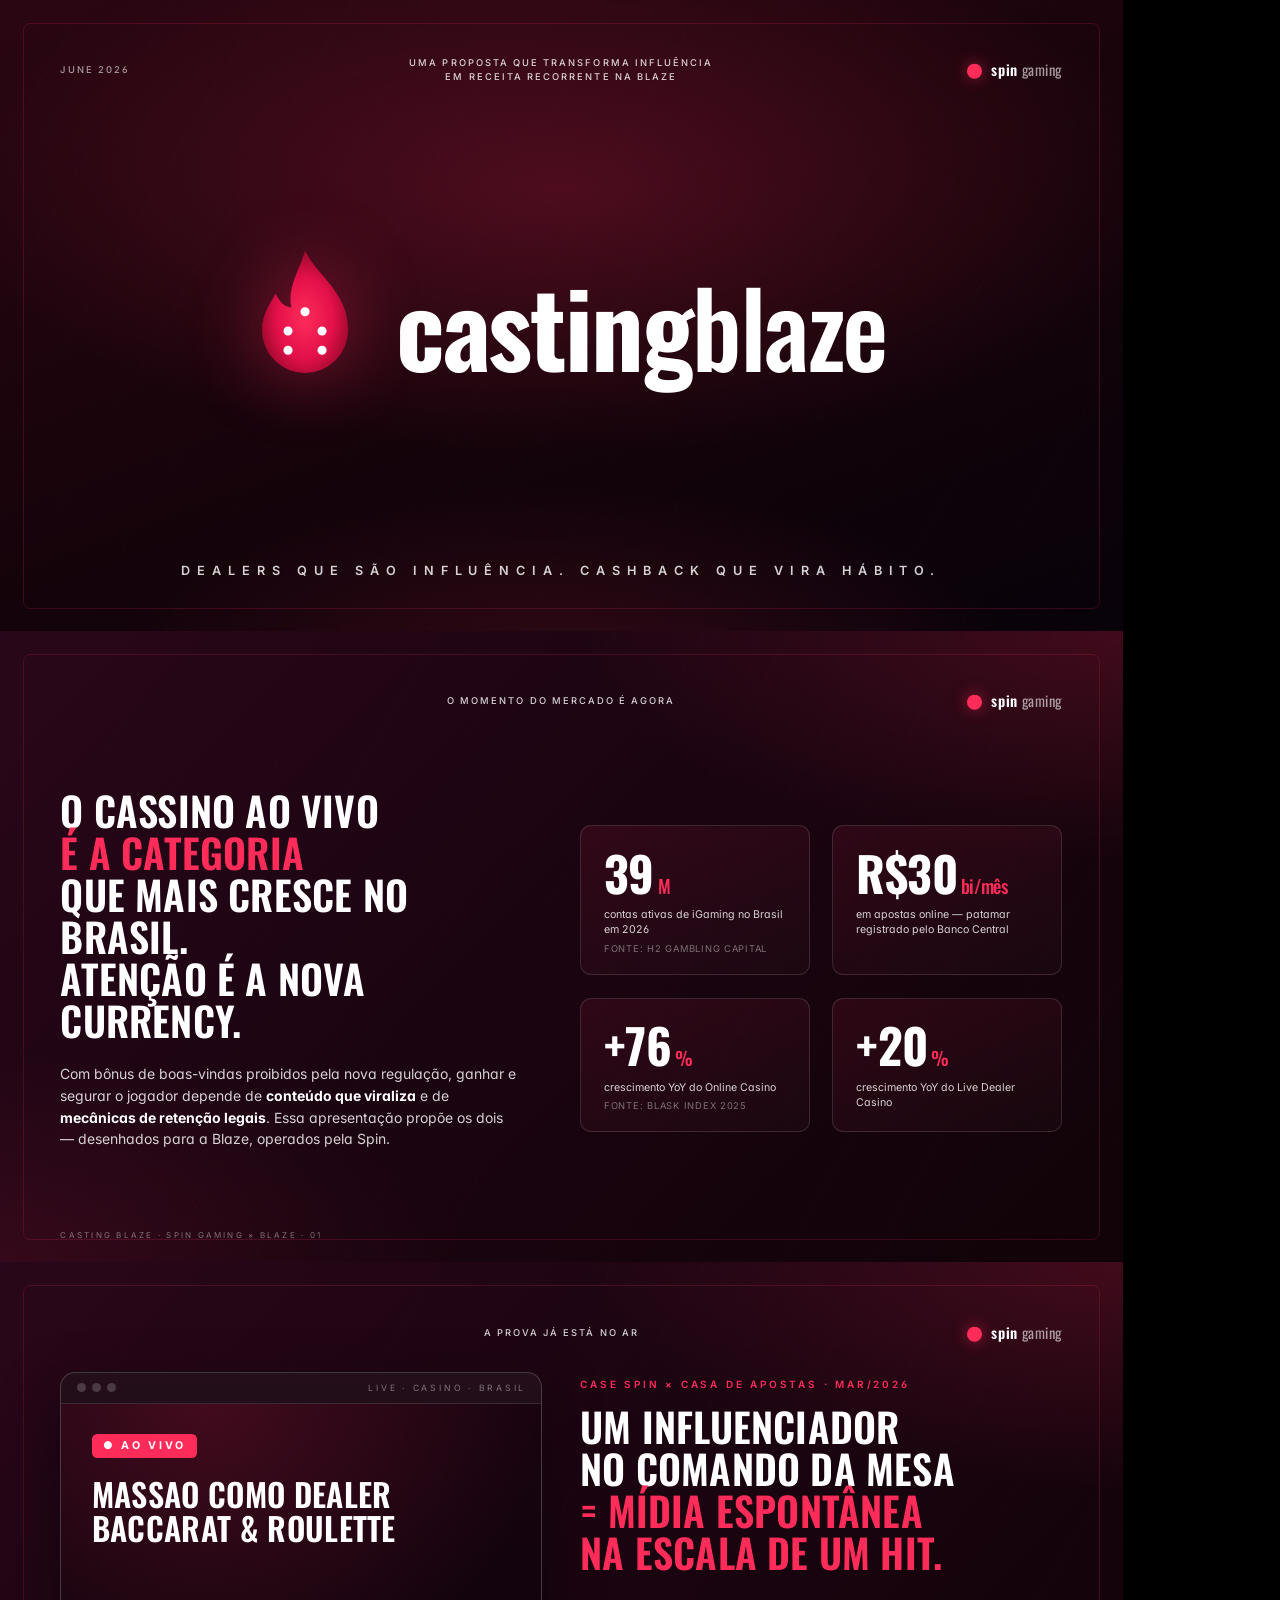
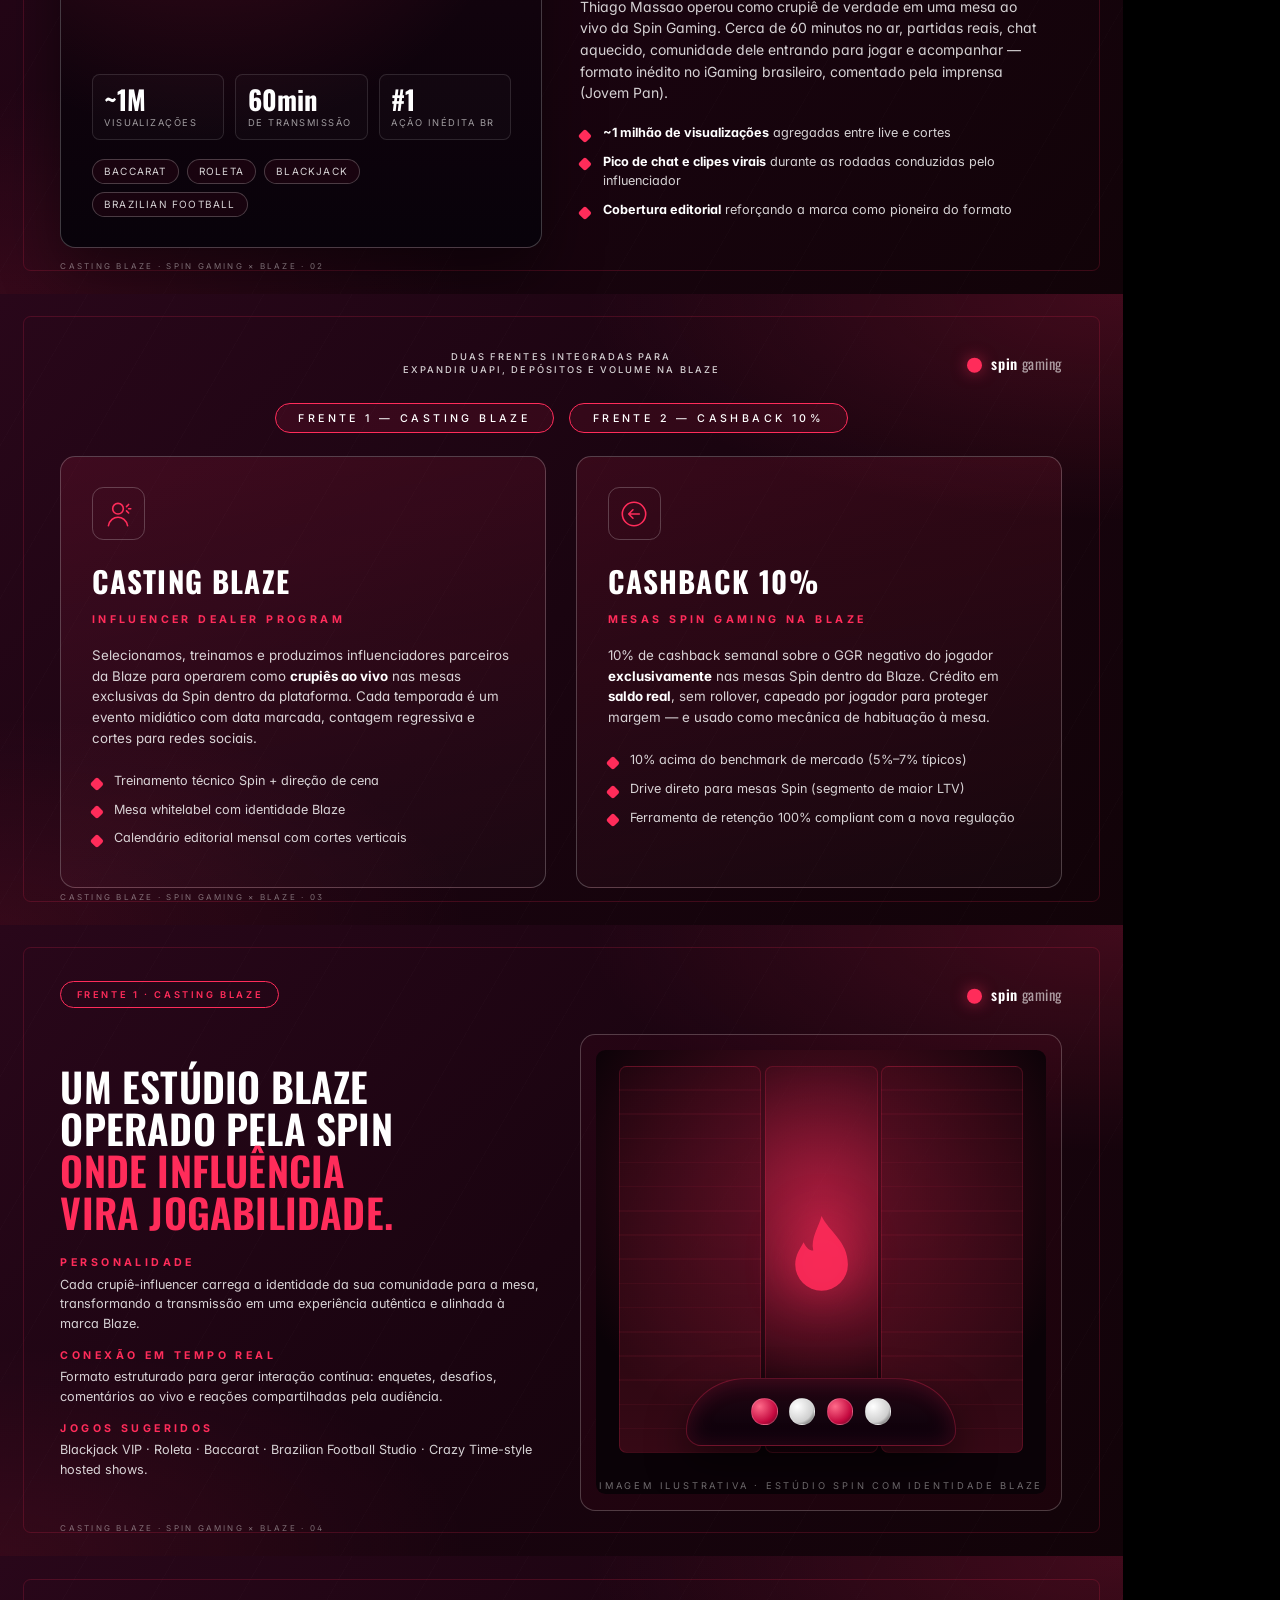
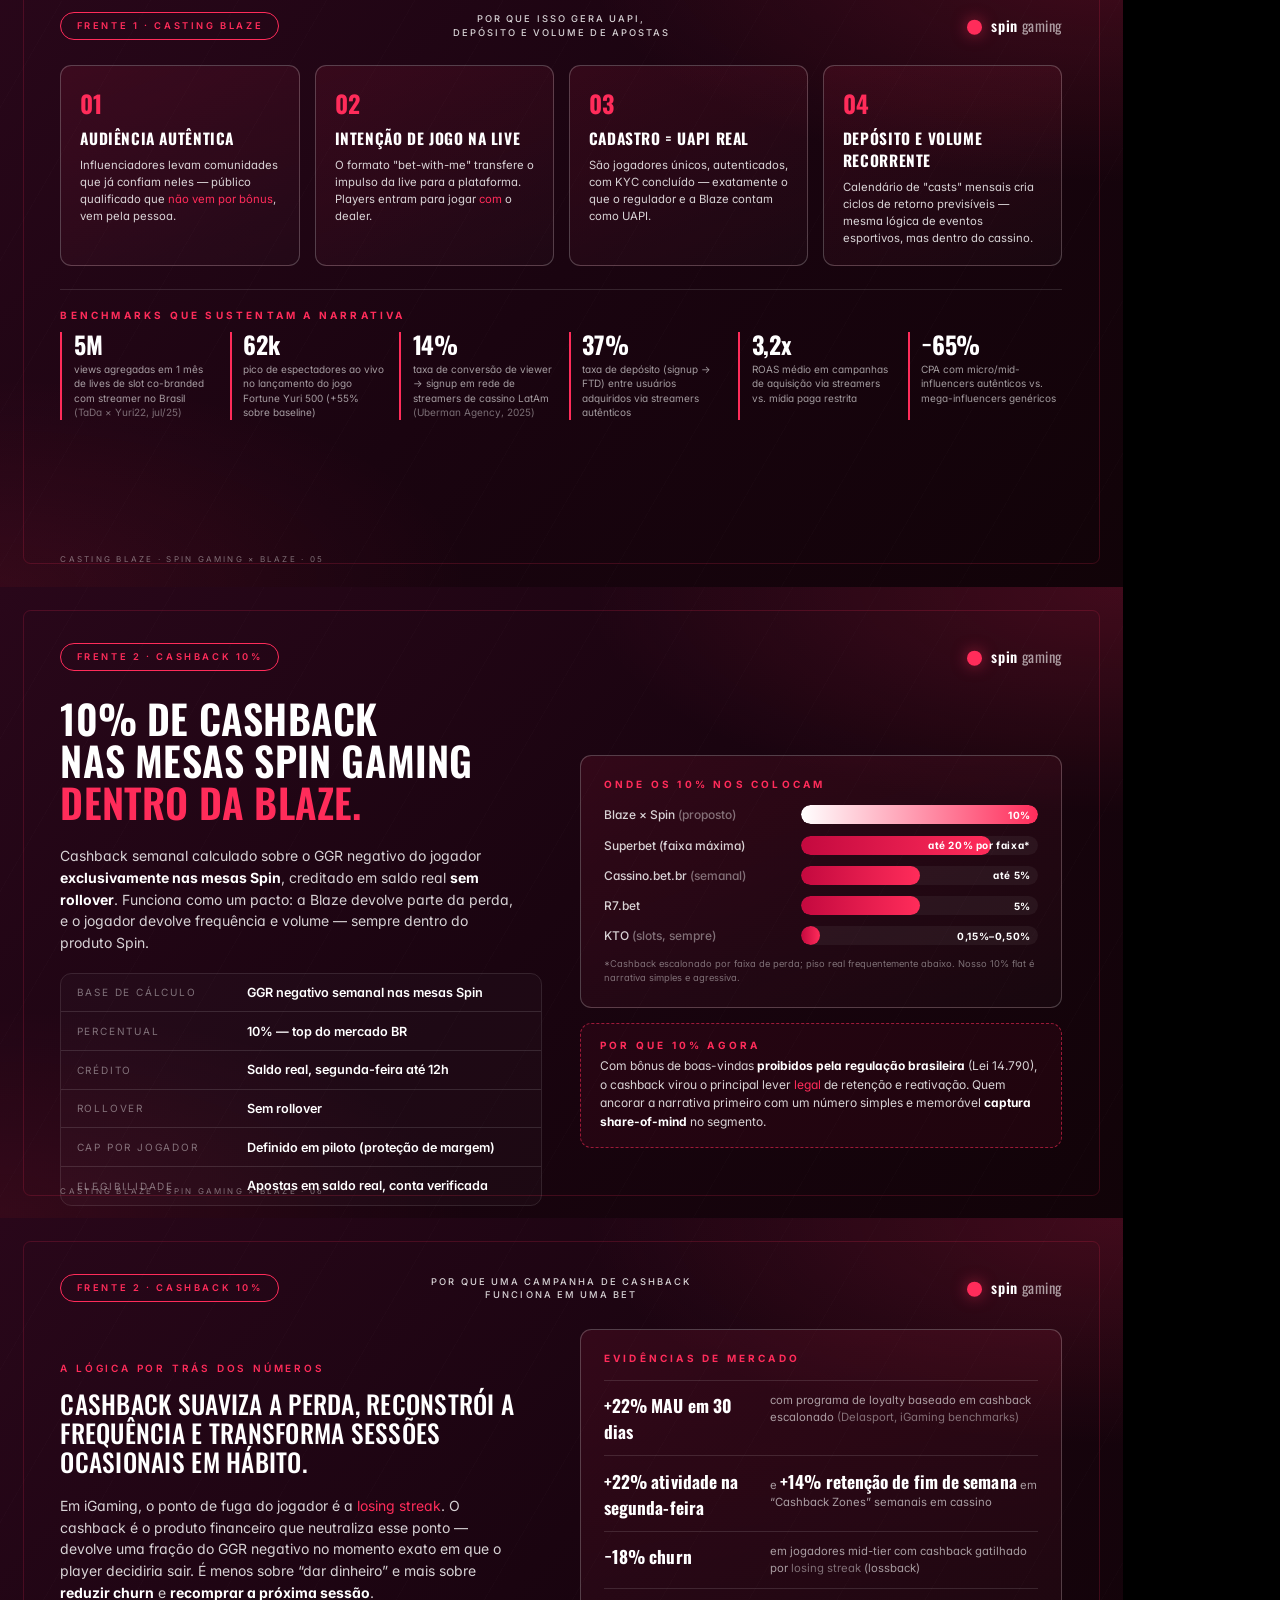
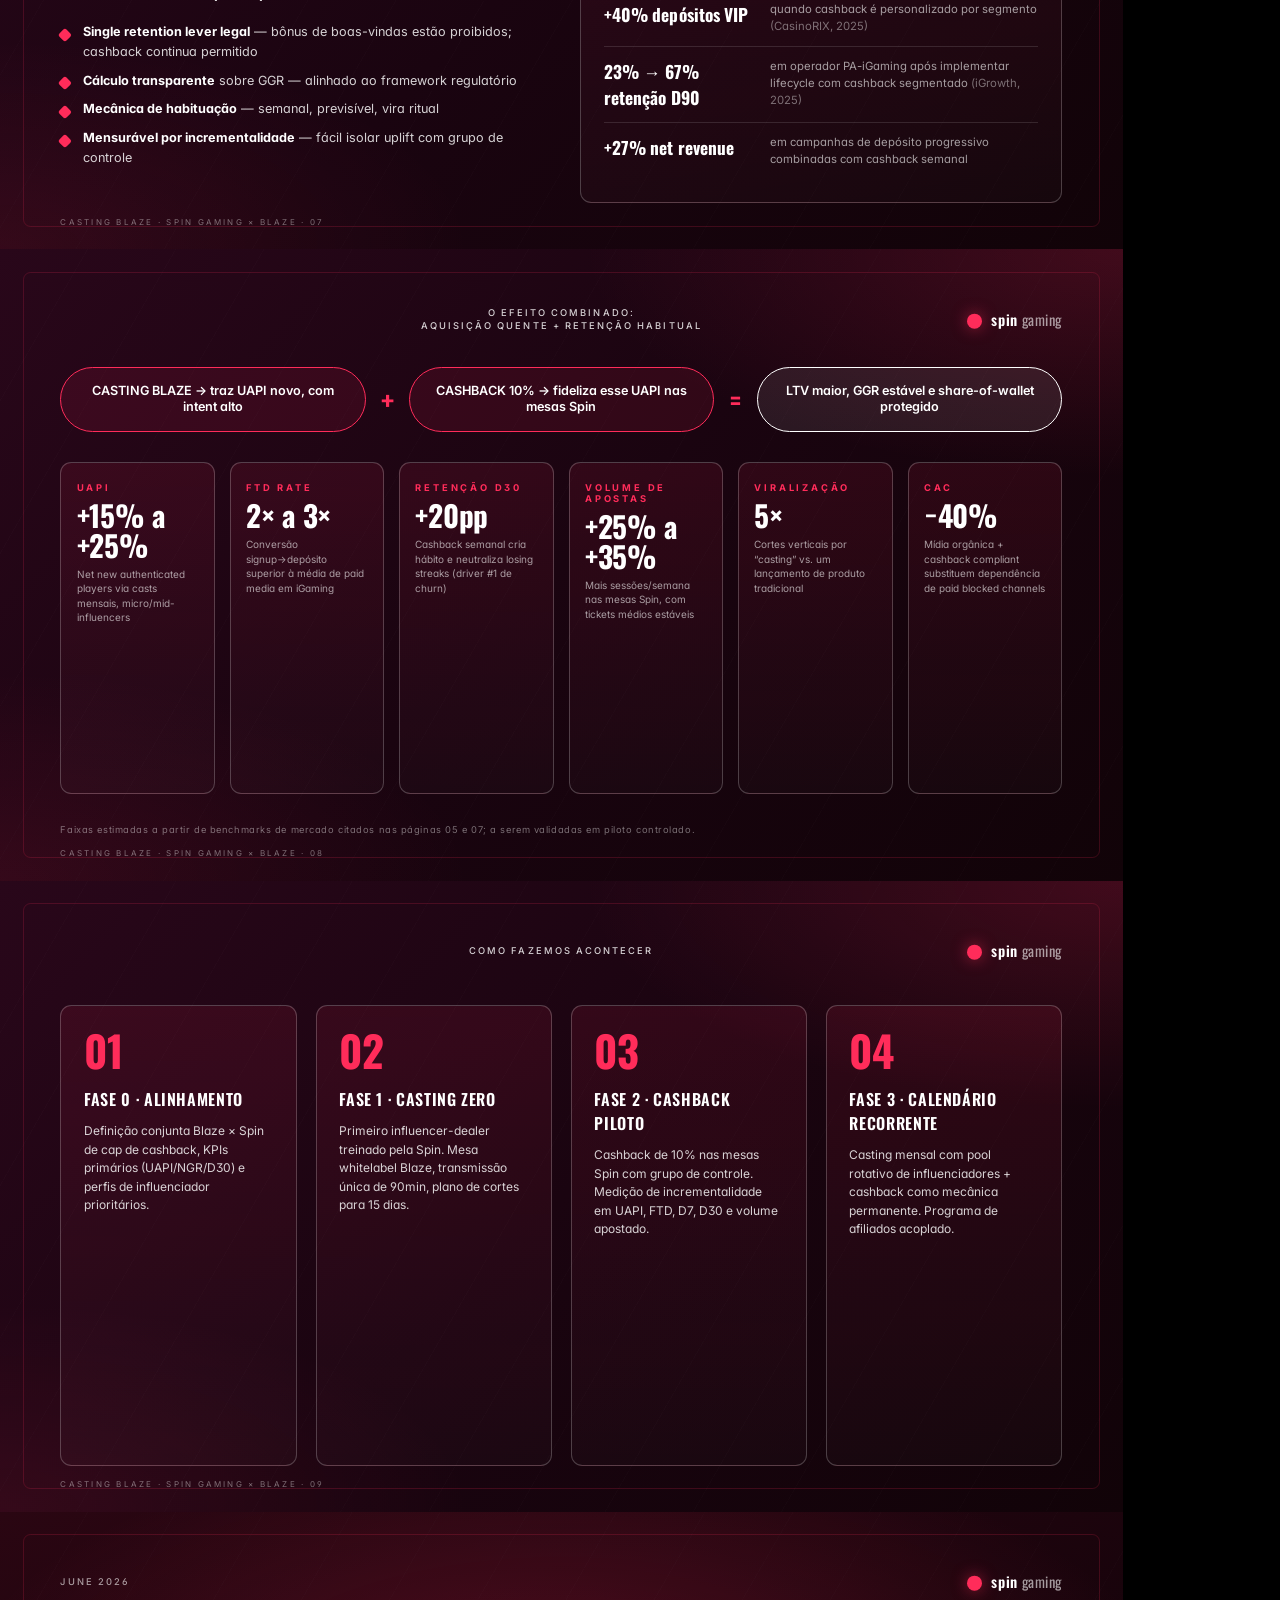
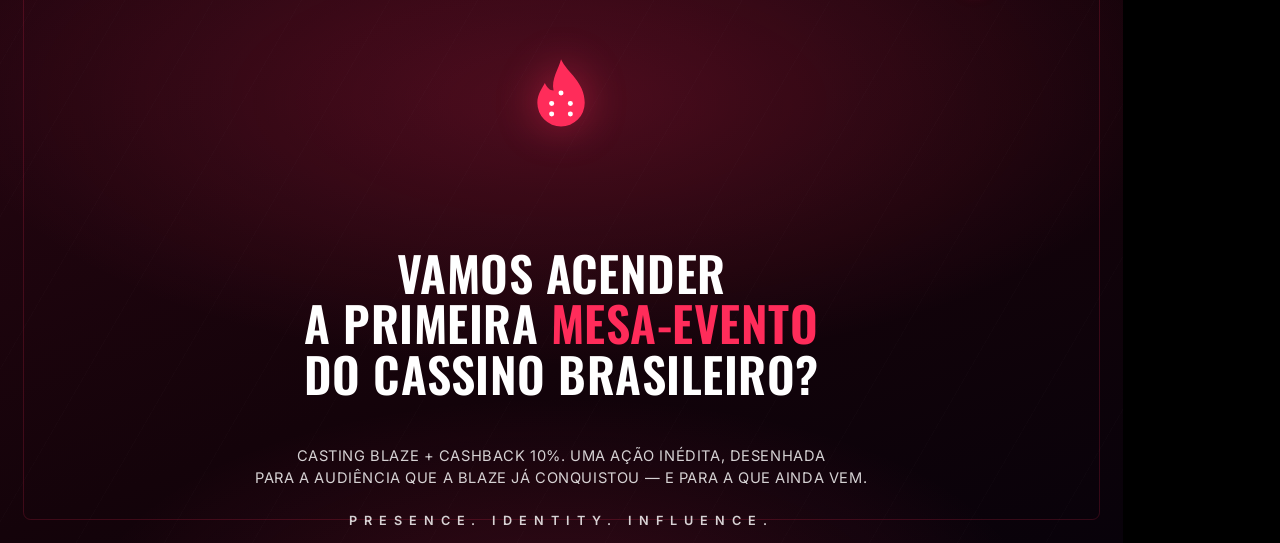
<file: presentation/index.html>
<!doctype html>
<html lang="pt-BR">
<head>
  <meta charset="utf-8" />
  <title>Casting Blaze — Spin Gaming x Blaze</title>
  <link rel="stylesheet" href="styles.css" />
  <link rel="preconnect" href="https://fonts.googleapis.com" />
  <link rel="preconnect" href="https://fonts.gstatic.com" crossorigin />
  <link
    href="https://fonts.googleapis.com/css2?family=Inter:wght@300;400;500;600;700;800;900&family=Oswald:wght@300;400;500;600;700&display=swap"
    rel="stylesheet"
  />
</head>
<body>
  <!-- ===================== SLIDE 1 — COVER ===================== -->
  <section class="slide cover">
    <div class="bleed bleed--cover"></div>
    <header class="slide__header">
      <span class="tag tag--left">JUNE 2026</span>
      <span class="tag tag--center">UMA PROPOSTA QUE TRANSFORMA INFLUÊNCIA<br/>EM RECEITA RECORRENTE NA BLAZE</span>
      <span class="tag tag--right brand-spin">Spin<span>Gaming</span></span>
    </header>

    <div class="cover__hero">
      <div class="logo-blaze">
        <svg class="logo-blaze__icon" viewBox="0 0 120 140" xmlns="http://www.w3.org/2000/svg" aria-hidden="true">
          <defs>
            <radialGradient id="flame" cx="50%" cy="55%" r="60%">
              <stop offset="0%" stop-color="#ff2c5a"/>
              <stop offset="55%" stop-color="#e3104a"/>
              <stop offset="100%" stop-color="#8a0626"/>
            </radialGradient>
          </defs>
          <path fill="url(#flame)" d="M60 4c10 22 38 36 38 70a38 38 0 1 1-76 0c0-14 8-24 12-32 4 8 8 12 14 12-4-18 8-34 12-50z"/>
          <g fill="#fff">
            <circle cx="60" cy="58" r="4"/>
            <circle cx="45" cy="75" r="4"/>
            <circle cx="75" cy="75" r="4"/>
            <circle cx="45" cy="92" r="4"/>
            <circle cx="75" cy="92" r="4"/>
          </g>
        </svg>
        <div class="logo-blaze__wordmark">casting<span class="logo-blaze__wordmark-light">blaze</span></div>
      </div>
    </div>

    <footer class="cover__footer">
      <p class="cover__tagline">DEALERS QUE SÃO INFLUÊNCIA. CASHBACK QUE VIRA HÁBITO.</p>
    </footer>
  </section>

  <!-- ===================== SLIDE 2 — CONTEXTO / MERCADO ===================== -->
  <section class="slide">
    <div class="bleed"></div>
    <header class="slide__header">
      <span class="tag tag--center">O MOMENTO DO MERCADO É AGORA</span>
      <span class="tag tag--right brand-spin">Spin<span>Gaming</span></span>
    </header>

    <div class="grid grid--2 grid--centered">
      <div>
        <h1 class="h1">
          O CASSINO AO VIVO<br/>
          <em>É A CATEGORIA</em><br/>
          QUE MAIS CRESCE NO BRASIL.<br/>
          ATENÇÃO É A NOVA CURRENCY.
        </h1>
        <p class="lead">
          Com bônus de boas-vindas proibidos pela nova regulação, ganhar e segurar o jogador depende de
          <strong>conteúdo que viraliza</strong> e de <strong>mecânicas de retenção legais</strong>.
          Essa apresentação propõe os dois — desenhados para a Blaze, operados pela Spin.
        </p>
      </div>

      <div class="stats">
        <div class="stat-card">
          <div class="stat-card__value">39<span>M</span></div>
          <div class="stat-card__label">contas ativas de iGaming no Brasil em 2026<br/><em>Fonte: H2 Gambling Capital</em></div>
        </div>
        <div class="stat-card">
          <div class="stat-card__value">R$30<span>bi/mês</span></div>
          <div class="stat-card__label">em apostas online — patamar registrado pelo Banco Central</div>
        </div>
        <div class="stat-card">
          <div class="stat-card__value">+76<span>%</span></div>
          <div class="stat-card__label">crescimento YoY do Online Casino<br/><em>Fonte: Blask Index 2025</em></div>
        </div>
        <div class="stat-card">
          <div class="stat-card__value">+20<span>%</span></div>
          <div class="stat-card__label">crescimento YoY do Live Dealer Casino</div>
        </div>
      </div>
    </div>

    <footer class="slide__footer">
      <span class="page-tag">CASTING BLAZE · SPIN GAMING × BLAZE · 01</span>
    </footer>
  </section>

  <!-- ===================== SLIDE 3 — A PROVA (CASE MASSAO) ===================== -->
  <section class="slide">
    <div class="bleed"></div>
    <header class="slide__header">
      <span class="tag tag--center">A PROVA JÁ ESTÁ NO AR</span>
      <span class="tag tag--right brand-spin">Spin<span>Gaming</span></span>
    </header>

    <div class="grid grid--2">
      <div class="mock-screen">
        <div class="mock-screen__chrome">
          <span></span><span></span><span></span>
          <small>LIVE · CASINO · BRASIL</small>
        </div>
        <div class="mock-screen__body">
          <div class="mock-screen__live-dot">● AO VIVO</div>
          <div class="mock-screen__title">MASSAO COMO DEALER<br/>BACCARAT &amp; ROULETTE</div>
          <div class="mock-screen__metrics">
            <div><strong>~1M</strong><span>visualizações</span></div>
            <div><strong>60min</strong><span>de transmissão</span></div>
            <div><strong>#1</strong><span>ação inédita BR</span></div>
          </div>
          <div class="mock-screen__chips">
            <span class="chip">Baccarat</span>
            <span class="chip">Roleta</span>
            <span class="chip">Blackjack</span>
            <span class="chip">Brazilian Football</span>
          </div>
        </div>
      </div>

      <div>
        <div class="kicker">CASE SPIN × CASA DE APOSTAS · MAR/2026</div>
        <h1 class="h1">UM INFLUENCIADOR<br/>NO COMANDO DA MESA<br/><em>= MÍDIA ESPONTÂNEA<br/>NA ESCALA DE UM HIT.</em></h1>
        <p class="lead">
          Thiago Massao operou como crupiê de verdade em uma mesa ao vivo da Spin Gaming.
          Cerca de 60 minutos no ar, partidas reais, chat aquecido, comunidade dele entrando para jogar e
          acompanhar — formato inédito no iGaming brasileiro, comentado pela imprensa (Jovem Pan).
        </p>
        <ul class="bullets">
          <li><strong>~1 milhão de visualizações</strong> agregadas entre live e cortes</li>
          <li><strong>Pico de chat e clipes virais</strong> durante as rodadas conduzidas pelo influenciador</li>
          <li><strong>Cobertura editorial</strong> reforçando a marca como pioneira do formato</li>
        </ul>
      </div>
    </div>

    <footer class="slide__footer">
      <span class="page-tag">CASTING BLAZE · SPIN GAMING × BLAZE · 02</span>
    </footer>
  </section>

  <!-- ===================== SLIDE 4 — DUAS FRENTES ===================== -->
  <section class="slide">
    <div class="bleed"></div>
    <header class="slide__header">
      <span class="tag tag--center">DUAS FRENTES INTEGRADAS PARA<br/>EXPANDIR UAPI, DEPÓSITOS E VOLUME NA BLAZE</span>
      <span class="tag tag--right brand-spin">Spin<span>Gaming</span></span>
    </header>

    <div class="pill-tabs">
      <span class="pill pill--active">FRENTE 1 — CASTING BLAZE</span>
      <span class="pill pill--active">FRENTE 2 — CASHBACK 10%</span>
    </div>

    <div class="grid grid--2 grid--cards">
      <div class="big-card">
        <div class="big-card__icon">
          <svg viewBox="0 0 64 64" aria-hidden="true">
            <circle cx="32" cy="22" r="10" fill="none" stroke="#ff2c5a" stroke-width="3"/>
            <path d="M14 54c2-10 10-16 18-16s16 6 18 16" fill="none" stroke="#ff2c5a" stroke-width="3" stroke-linecap="round"/>
            <path d="M48 18l4-4M52 22l4 0M48 26l4 4" stroke="#ff2c5a" stroke-width="3" stroke-linecap="round"/>
          </svg>
        </div>
        <div class="big-card__title">CASTING BLAZE</div>
        <div class="big-card__sub">INFLUENCER DEALER PROGRAM</div>
        <p>
          Selecionamos, treinamos e produzimos influenciadores parceiros da Blaze para operarem como
          <strong>crupiês ao vivo</strong> nas mesas exclusivas da Spin dentro da plataforma.
          Cada temporada é um evento midiático com data marcada, contagem regressiva e cortes para redes sociais.
        </p>
        <ul class="bullets">
          <li>Treinamento técnico Spin + direção de cena</li>
          <li>Mesa whitelabel com identidade Blaze</li>
          <li>Calendário editorial mensal com cortes verticais</li>
        </ul>
      </div>

      <div class="big-card">
        <div class="big-card__icon">
          <svg viewBox="0 0 64 64" aria-hidden="true">
            <path d="M10 32a22 22 0 1 0 44 0 22 22 0 0 0-44 0z" fill="none" stroke="#ff2c5a" stroke-width="3"/>
            <path d="M22 32h20M22 32l8-8M22 32l8 8" fill="none" stroke="#ff2c5a" stroke-width="3" stroke-linecap="round" stroke-linejoin="round"/>
          </svg>
        </div>
        <div class="big-card__title">CASHBACK 10%</div>
        <div class="big-card__sub">MESAS SPIN GAMING NA BLAZE</div>
        <p>
          10% de cashback semanal sobre o GGR negativo do jogador <strong>exclusivamente</strong> nas
          mesas Spin dentro da Blaze. Crédito em <strong>saldo real</strong>, sem rollover, capeado por jogador
          para proteger margem — e usado como mecânica de habituação à mesa.
        </p>
        <ul class="bullets">
          <li>10% acima do benchmark de mercado (5%–7% típicos)</li>
          <li>Drive direto para mesas Spin (segmento de maior LTV)</li>
          <li>Ferramenta de retenção 100% compliant com a nova regulação</li>
        </ul>
      </div>
    </div>

    <footer class="slide__footer">
      <span class="page-tag">CASTING BLAZE · SPIN GAMING × BLAZE · 03</span>
    </footer>
  </section>

  <!-- ===================== SLIDE 5 — FRENTE 1: COMO FUNCIONA ===================== -->
  <section class="slide">
    <div class="bleed"></div>
    <header class="slide__header">
      <span class="tag tag--left tag--pill">FRENTE 1 · CASTING BLAZE</span>
      <span class="tag tag--right brand-spin">Spin<span>Gaming</span></span>
    </header>

    <div class="grid grid--2 grid--centered">
      <div>
        <h1 class="h1">UM ESTÚDIO BLAZE<br/>OPERADO PELA SPIN<br/><em>ONDE INFLUÊNCIA<br/>VIRA JOGABILIDADE.</em></h1>

        <div class="block">
          <div class="block__label">PERSONALIDADE</div>
          <p>Cada crupiê-influencer carrega a identidade da sua comunidade para a mesa, transformando a transmissão em uma experiência autêntica e alinhada à marca Blaze.</p>
        </div>
        <div class="block">
          <div class="block__label">CONEXÃO EM TEMPO REAL</div>
          <p>Formato estruturado para gerar interação contínua: enquetes, desafios, comentários ao vivo e reações compartilhadas pela audiência.</p>
        </div>
        <div class="block">
          <div class="block__label">JOGOS SUGERIDOS</div>
          <p>Blackjack VIP · Roleta · Baccarat · Brazilian Football Studio · Crazy Time-style hosted shows.</p>
        </div>
      </div>

      <div class="frame frame--studio">
        <div class="frame__inner">
          <div class="studio">
            <div class="studio__bg">
              <div class="studio__panel studio__panel--l"></div>
              <div class="studio__panel studio__panel--c">
                <svg viewBox="0 0 120 140" xmlns="http://www.w3.org/2000/svg" aria-hidden="true">
                  <use href="#"/>
                  <path fill="#ff2c5a" d="M60 8c10 22 38 36 38 70a38 38 0 1 1-76 0c0-14 8-24 12-32 4 8 8 12 14 12-4-18 8-34 12-50z" opacity=".9"/>
                </svg>
              </div>
              <div class="studio__panel studio__panel--r"></div>
            </div>
            <div class="studio__table">
              <div class="studio__chip"></div>
              <div class="studio__chip studio__chip--alt"></div>
              <div class="studio__chip"></div>
              <div class="studio__chip studio__chip--alt"></div>
            </div>
          </div>
          <div class="frame__caption">IMAGEM ILUSTRATIVA · ESTÚDIO SPIN COM IDENTIDADE BLAZE</div>
        </div>
      </div>
    </div>

    <footer class="slide__footer">
      <span class="page-tag">CASTING BLAZE · SPIN GAMING × BLAZE · 04</span>
    </footer>
  </section>

  <!-- ===================== SLIDE 6 — FRENTE 1: PORQUE GERA UAPI ===================== -->
  <section class="slide">
    <div class="bleed"></div>
    <header class="slide__header">
      <span class="tag tag--left tag--pill">FRENTE 1 · CASTING BLAZE</span>
      <span class="tag tag--center">POR QUE ISSO GERA UAPI,<br/>DEPÓSITO E VOLUME DE APOSTAS</span>
      <span class="tag tag--right brand-spin">Spin<span>Gaming</span></span>
    </header>

    <div class="funnel">
      <div class="funnel__step">
        <span class="funnel__num">01</span>
        <strong>Audiência autêntica</strong>
        <p>Influenciadores levam comunidades que já confiam neles — público qualificado que <em>não vem por bônus</em>, vem pela pessoa.</p>
      </div>
      <div class="funnel__step">
        <span class="funnel__num">02</span>
        <strong>Intenção de jogo na live</strong>
        <p>O formato "bet-with-me" transfere o impulso da live para a plataforma. Players entram para jogar <em>com</em> o dealer.</p>
      </div>
      <div class="funnel__step">
        <span class="funnel__num">03</span>
        <strong>Cadastro = UAPI real</strong>
        <p>São jogadores únicos, autenticados, com KYC concluído — exatamente o que o regulador e a Blaze contam como UAPI.</p>
      </div>
      <div class="funnel__step">
        <span class="funnel__num">04</span>
        <strong>Depósito e volume recorrente</strong>
        <p>Calendário de "casts" mensais cria ciclos de retorno previsíveis — mesma lógica de eventos esportivos, mas dentro do cassino.</p>
      </div>
    </div>

    <div class="bench">
      <div class="bench__title">BENCHMARKS QUE SUSTENTAM A NARRATIVA</div>
      <div class="bench__grid">
        <div class="bench__item">
          <strong>5M</strong>
          <span>views agregadas em 1 mês de lives de slot co-branded com streamer no Brasil <em>(TaDa × Yuri22, jul/25)</em></span>
        </div>
        <div class="bench__item">
          <strong>62k</strong>
          <span>pico de espectadores ao vivo no lançamento do jogo Fortune Yuri 500 (+55% sobre baseline)</span>
        </div>
        <div class="bench__item">
          <strong>14%</strong>
          <span>taxa de conversão de viewer → signup em rede de streamers de cassino LatAm <em>(Uberman Agency, 2025)</em></span>
        </div>
        <div class="bench__item">
          <strong>37%</strong>
          <span>taxa de depósito (signup → FTD) entre usuários adquiridos via streamers autênticos</span>
        </div>
        <div class="bench__item">
          <strong>3,2x</strong>
          <span>ROAS médio em campanhas de aquisição via streamers vs. mídia paga restrita</span>
        </div>
        <div class="bench__item">
          <strong>−65%</strong>
          <span>CPA com micro/mid-influencers autênticos vs. mega-influencers genéricos</span>
        </div>
      </div>
    </div>

    <footer class="slide__footer">
      <span class="page-tag">CASTING BLAZE · SPIN GAMING × BLAZE · 05</span>
    </footer>
  </section>

  <!-- ===================== SLIDE 7 — FRENTE 2: CASHBACK 10% ===================== -->
  <section class="slide">
    <div class="bleed"></div>
    <header class="slide__header">
      <span class="tag tag--left tag--pill">FRENTE 2 · CASHBACK 10%</span>
      <span class="tag tag--right brand-spin">Spin<span>Gaming</span></span>
    </header>

    <div class="grid grid--2 grid--centered">
      <div>
        <h1 class="h1">10% DE CASHBACK<br/>NAS MESAS SPIN GAMING<br/><em>DENTRO DA BLAZE.</em></h1>
        <p class="lead">
          Cashback semanal calculado sobre o GGR negativo do jogador <strong>exclusivamente nas mesas Spin</strong>,
          creditado em saldo real <strong>sem rollover</strong>. Funciona como um pacto: a Blaze devolve parte da perda, e o jogador
          devolve frequência e volume — sempre dentro do produto Spin.
        </p>

        <div class="mech">
          <div class="mech__row"><span>Base de cálculo</span><strong>GGR negativo semanal nas mesas Spin</strong></div>
          <div class="mech__row"><span>Percentual</span><strong>10% — top do mercado BR</strong></div>
          <div class="mech__row"><span>Crédito</span><strong>Saldo real, segunda-feira até 12h</strong></div>
          <div class="mech__row"><span>Rollover</span><strong>Sem rollover</strong></div>
          <div class="mech__row"><span>Cap por jogador</span><strong>Definido em piloto (proteção de margem)</strong></div>
          <div class="mech__row"><span>Elegibilidade</span><strong>Apostas em saldo real, conta verificada</strong></div>
        </div>
      </div>

      <div>
        <div class="benchmark">
          <div class="benchmark__title">ONDE OS 10% NOS COLOCAM</div>
          <div class="benchmark__row"><span>Blaze × Spin <em>(proposto)</em></span><div class="bar bar--us" style="--w:100%"><b>10%</b></div></div>
          <div class="benchmark__row"><span>Superbet (faixa máxima)</span><div class="bar" style="--w:80%"><b>até 20% por faixa*</b></div></div>
          <div class="benchmark__row"><span>Cassino.bet.br <em>(semanal)</em></span><div class="bar" style="--w:50%"><b>até 5%</b></div></div>
          <div class="benchmark__row"><span>R7.bet</span><div class="bar" style="--w:50%"><b>5%</b></div></div>
          <div class="benchmark__row"><span>KTO <em>(slots, sempre)</em></span><div class="bar" style="--w:8%"><b>0,15%–0,50%</b></div></div>
          <p class="benchmark__note">*Cashback escalonado por faixa de perda; piso real frequentemente abaixo. Nosso 10% flat é narrativa simples e agressiva.</p>
        </div>

        <div class="warn">
          <div class="warn__head">POR QUE 10% AGORA</div>
          <p>
            Com bônus de boas-vindas <strong>proibidos pela regulação brasileira</strong> (Lei 14.790),
            o cashback virou o principal lever <em>legal</em> de retenção e reativação. Quem ancorar a narrativa primeiro
            com um número simples e memorável <strong>captura share-of-mind</strong> no segmento.
          </p>
        </div>
      </div>
    </div>

    <footer class="slide__footer">
      <span class="page-tag">CASTING BLAZE · SPIN GAMING × BLAZE · 06</span>
    </footer>
  </section>

  <!-- ===================== SLIDE 8 — FRENTE 2: POR QUE CASHBACK FUNCIONA ===================== -->
  <section class="slide">
    <div class="bleed"></div>
    <header class="slide__header">
      <span class="tag tag--left tag--pill">FRENTE 2 · CASHBACK 10%</span>
      <span class="tag tag--center">POR QUE UMA CAMPANHA DE CASHBACK<br/>FUNCIONA EM UMA BET</span>
      <span class="tag tag--right brand-spin">Spin<span>Gaming</span></span>
    </header>

    <div class="grid grid--2 grid--centered">
      <div>
        <div class="kicker">A LÓGICA POR TRÁS DOS NÚMEROS</div>
        <h2 class="h2">CASHBACK SUAVIZA A PERDA, RECONSTRÓI A FREQUÊNCIA E TRANSFORMA SESSÕES OCASIONAIS EM HÁBITO.</h2>
        <p class="lead">
          Em iGaming, o ponto de fuga do jogador é a <em>losing streak</em>. O cashback é o produto financeiro
          que neutraliza esse ponto — devolve uma fração do GGR negativo no momento exato em que o player decidiria
          sair. É menos sobre &ldquo;dar dinheiro&rdquo; e mais sobre <strong>reduzir churn</strong> e
          <strong>recomprar a próxima sessão</strong>.
        </p>
        <ul class="bullets">
          <li><strong>Single retention lever legal</strong> — bônus de boas-vindas estão proibidos; cashback continua permitido</li>
          <li><strong>Cálculo transparente</strong> sobre GGR — alinhado ao framework regulatório</li>
          <li><strong>Mecânica de habituação</strong> — semanal, previsível, vira ritual</li>
          <li><strong>Mensurável por incrementalidade</strong> — fácil isolar uplift com grupo de controle</li>
        </ul>
      </div>

      <div class="evidence">
        <div class="evidence__title">EVIDÊNCIAS DE MERCADO</div>

        <div class="evidence__item">
          <strong>+22% MAU em 30 dias</strong>
          <span>com programa de loyalty baseado em cashback escalonado <em>(Delasport, iGaming benchmarks)</em></span>
        </div>
        <div class="evidence__item">
          <strong>+22% atividade na segunda-feira</strong>
          <span>e <strong>+14% retenção de fim de semana</strong> em &ldquo;Cashback Zones&rdquo; semanais em cassino</span>
        </div>
        <div class="evidence__item">
          <strong>−18% churn</strong>
          <span>em jogadores mid-tier com cashback gatilhado por <em>losing streak</em> (lossback)</span>
        </div>
        <div class="evidence__item">
          <strong>+40% depósitos VIP</strong>
          <span>quando cashback é personalizado por segmento <em>(CasinoRIX, 2025)</em></span>
        </div>
        <div class="evidence__item">
          <strong>23% → 67% retenção D90</strong>
          <span>em operador PA-iGaming após implementar lifecycle com cashback segmentado <em>(iGrowth, 2025)</em></span>
        </div>
        <div class="evidence__item">
          <strong>+27% net revenue</strong>
          <span>em campanhas de depósito progressivo combinadas com cashback semanal</span>
        </div>
      </div>
    </div>

    <footer class="slide__footer">
      <span class="page-tag">CASTING BLAZE · SPIN GAMING × BLAZE · 07</span>
    </footer>
  </section>

  <!-- ===================== SLIDE 9 — EFEITO COMBINADO ===================== -->
  <section class="slide">
    <div class="bleed"></div>
    <header class="slide__header">
      <span class="tag tag--center">O EFEITO COMBINADO:<br/>AQUISIÇÃO QUENTE + RETENÇÃO HABITUAL</span>
      <span class="tag tag--right brand-spin">Spin<span>Gaming</span></span>
    </header>

    <div class="combo">
      <div class="combo__top">
        <div class="combo__pill combo__pill--a">CASTING BLAZE → traz UAPI novo, com intent alto</div>
        <div class="combo__plus">+</div>
        <div class="combo__pill combo__pill--b">CASHBACK 10% → fideliza esse UAPI nas mesas Spin</div>
        <div class="combo__eq">=</div>
        <div class="combo__pill combo__pill--c">LTV maior, GGR estável e share-of-wallet protegido</div>
      </div>

      <div class="combo__matrix">
        <div class="combo__cell">
          <div class="combo__cell-label">UAPI</div>
          <div class="combo__cell-value">+15% a +25%</div>
          <div class="combo__cell-note">Net new authenticated players via casts mensais, micro/mid-influencers</div>
        </div>
        <div class="combo__cell">
          <div class="combo__cell-label">FTD RATE</div>
          <div class="combo__cell-value">2× a 3×</div>
          <div class="combo__cell-note">Conversão signup→depósito superior à média de paid media em iGaming</div>
        </div>
        <div class="combo__cell">
          <div class="combo__cell-label">RETENÇÃO D30</div>
          <div class="combo__cell-value">+20pp</div>
          <div class="combo__cell-note">Cashback semanal cria hábito e neutraliza losing streaks (driver #1 de churn)</div>
        </div>
        <div class="combo__cell">
          <div class="combo__cell-label">VOLUME DE APOSTAS</div>
          <div class="combo__cell-value">+25% a +35%</div>
          <div class="combo__cell-note">Mais sessões/semana nas mesas Spin, com tickets médios estáveis</div>
        </div>
        <div class="combo__cell">
          <div class="combo__cell-label">VIRALIZAÇÃO</div>
          <div class="combo__cell-value">5×</div>
          <div class="combo__cell-note">Cortes verticais por &ldquo;casting&rdquo; vs. um lançamento de produto tradicional</div>
        </div>
        <div class="combo__cell">
          <div class="combo__cell-label">CAC</div>
          <div class="combo__cell-value">−40%</div>
          <div class="combo__cell-note">Mídia orgânica + cashback compliant substituem dependência de paid blocked channels</div>
        </div>
      </div>

      <p class="combo__disclaimer">Faixas estimadas a partir de benchmarks de mercado citados nas páginas 05 e 07; a serem validadas em piloto controlado.</p>
    </div>

    <footer class="slide__footer">
      <span class="page-tag">CASTING BLAZE · SPIN GAMING × BLAZE · 08</span>
    </footer>
  </section>

  <!-- ===================== SLIDE 10 — ROADMAP ===================== -->
  <section class="slide">
    <div class="bleed"></div>
    <header class="slide__header">
      <span class="tag tag--center">COMO FAZEMOS ACONTECER</span>
      <span class="tag tag--right brand-spin">Spin<span>Gaming</span></span>
    </header>

    <div class="roadmap">
      <div class="roadmap__step">
        <div class="roadmap__num">01</div>
        <div class="roadmap__phase">FASE 0 · ALINHAMENTO</div>
        <p>Definição conjunta Blaze × Spin de cap de cashback, KPIs primários (UAPI/NGR/D30) e perfis de influenciador prioritários.</p>
      </div>
      <div class="roadmap__step">
        <div class="roadmap__num">02</div>
        <div class="roadmap__phase">FASE 1 · CASTING ZERO</div>
        <p>Primeiro influencer-dealer treinado pela Spin. Mesa whitelabel Blaze, transmissão única de 90min, plano de cortes para 15 dias.</p>
      </div>
      <div class="roadmap__step">
        <div class="roadmap__num">03</div>
        <div class="roadmap__phase">FASE 2 · CASHBACK PILOTO</div>
        <p>Cashback de 10% nas mesas Spin com grupo de controle. Medição de incrementalidade em UAPI, FTD, D7, D30 e volume apostado.</p>
      </div>
      <div class="roadmap__step">
        <div class="roadmap__num">04</div>
        <div class="roadmap__phase">FASE 3 · CALENDÁRIO RECORRENTE</div>
        <p>Casting mensal com pool rotativo de influenciadores + cashback como mecânica permanente. Programa de afiliados acoplado.</p>
      </div>
    </div>

    <footer class="slide__footer">
      <span class="page-tag">CASTING BLAZE · SPIN GAMING × BLAZE · 09</span>
    </footer>
  </section>

  <!-- ===================== SLIDE 11 — CLOSE ===================== -->
  <section class="slide cover cover--close">
    <div class="bleed bleed--cover"></div>
    <header class="slide__header">
      <span class="tag tag--left">JUNE 2026</span>
      <span class="tag tag--right brand-spin">Spin<span>Gaming</span></span>
    </header>

    <div class="cover__hero cover__hero--close">
      <div class="logo-blaze logo-blaze--small">
        <svg class="logo-blaze__icon" viewBox="0 0 120 140" xmlns="http://www.w3.org/2000/svg" aria-hidden="true">
          <path fill="#ff2c5a" d="M60 4c10 22 38 36 38 70a38 38 0 1 1-76 0c0-14 8-24 12-32 4 8 8 12 14 12-4-18 8-34 12-50z"/>
          <g fill="#fff">
            <circle cx="60" cy="58" r="4"/>
            <circle cx="45" cy="75" r="4"/>
            <circle cx="75" cy="75" r="4"/>
            <circle cx="45" cy="92" r="4"/>
            <circle cx="75" cy="92" r="4"/>
          </g>
        </svg>
      </div>

      <h1 class="cover__close-headline">
        VAMOS ACENDER<br/>A PRIMEIRA <em>MESA-EVENTO</em><br/>DO CASSINO BRASILEIRO?
      </h1>
      <p class="cover__close-sub">
        CASTING BLAZE + CASHBACK 10%. UMA AÇÃO INÉDITA, DESENHADA<br/>
        PARA A AUDIÊNCIA QUE A BLAZE JÁ CONQUISTOU — E PARA A QUE AINDA VEM.
      </p>
    </div>

    <footer class="cover__footer">
      <p class="cover__tagline">PRESENCE. IDENTITY. INFLUENCE.</p>
    </footer>
  </section>
</body>
</html>
</file>
<file: assets/css/styles.css>
/* ============================================================
   Spin Gaming x Blaze — Dealer Influencer + Cashback Deck
   Design system inspired by the Blaze institutional PDF art.
   ============================================================ */

:root {
  /* Brand palette */
  --blaze-red: #f5404e;
  --blaze-red-bright: #ff5663;
  --blaze-red-deep: #c81528;
  --crimson-1: #2a060c;
  --crimson-2: #3d0a13;
  --crimson-3: #1a0306;
  --ink: #0c0204;

  --white: #ffffff;
  --paper: #f6ecee;
  --muted: #c9a3a9;
  --muted-2: #9c7980;
  --line: rgba(245, 64, 78, 0.28);
  --card: rgba(20, 5, 9, 0.55);
  --card-strong: rgba(12, 3, 6, 0.78);

  /* Type */
  --font-head: "Oswald", "Bebas Neue", "Arial Narrow", sans-serif;
  --font-body: "Montserrat", "Helvetica Neue", Arial, sans-serif;
  --font-brand: "Poppins", "Montserrat", sans-serif;

  --slide-w: 1280px;
  --slide-h: 720px;
}

* { box-sizing: border-box; margin: 0; padding: 0; }

html, body {
  background: #120307;
  color: var(--paper);
  font-family: var(--font-body);
  -webkit-font-smoothing: antialiased;
  scroll-behavior: smooth;
}

/* ---------------- Deck layout ---------------- */
.deck {
  display: flex;
  flex-direction: column;
  align-items: center;
  gap: 28px;
  padding: 40px 16px 120px;
}

.slide {
  position: relative;
  width: var(--slide-w);
  height: var(--slide-h);
  max-width: 100%;
  aspect-ratio: 16 / 9;
  border-radius: 18px;
  overflow: hidden;
  background:
    radial-gradient(120% 90% at 85% 12%, rgba(245, 64, 78, 0.30) 0%, rgba(245, 64, 78, 0) 45%),
    radial-gradient(120% 120% at 8% 100%, rgba(200, 21, 40, 0.32) 0%, rgba(200, 21, 40, 0) 50%),
    linear-gradient(135deg, var(--crimson-2) 0%, var(--crimson-1) 38%, var(--crimson-3) 78%, var(--ink) 100%);
  box-shadow: 0 30px 80px rgba(0, 0, 0, 0.55), inset 0 0 0 1px rgba(245, 64, 78, 0.12);
  color: var(--paper);
}

/* faint diagonal texture lines like the PDF */
.slide::after {
  content: "";
  position: absolute;
  inset: 0;
  background-image: repeating-linear-gradient(
    -38deg,
    rgba(255, 255, 255, 0.018) 0px,
    rgba(255, 255, 255, 0.018) 1px,
    transparent 1px,
    transparent 60px
  );
  pointer-events: none;
}

.slide__inner {
  position: relative;
  z-index: 2;
  width: 100%;
  height: 100%;
  padding: 56px 64px;
  display: flex;
  flex-direction: column;
}

/* ---------------- Top bar ---------------- */
.topbar {
  display: flex;
  align-items: center;
  justify-content: space-between;
  margin-bottom: 26px;
}

.eyebrow {
  font-family: var(--font-body);
  font-weight: 700;
  font-size: 12px;
  letter-spacing: 4px;
  text-transform: uppercase;
  color: var(--blaze-red-bright);
}

.slide__num {
  font-size: 12px;
  letter-spacing: 2px;
  color: var(--muted-2);
}

/* ---------------- Typography ---------------- */
h1.title {
  font-family: var(--font-head);
  font-weight: 600;
  text-transform: uppercase;
  letter-spacing: 1px;
  line-height: 1.02;
  font-size: 52px;
}

h2.heading {
  font-family: var(--font-head);
  font-weight: 600;
  text-transform: uppercase;
  letter-spacing: 1.5px;
  line-height: 1.05;
  font-size: 38px;
  margin-bottom: 18px;
}

.heading .accent, .title .accent { color: var(--blaze-red); }

.lead {
  font-size: 18px;
  line-height: 1.55;
  color: var(--muted);
  max-width: 60ch;
}

.section-label {
  font-family: var(--font-body);
  font-weight: 800;
  font-size: 12px;
  letter-spacing: 3px;
  text-transform: uppercase;
  color: var(--blaze-red-bright);
  margin-bottom: 8px;
}

p { line-height: 1.55; }
strong { color: var(--white); font-weight: 700; }

/* ---------------- Logos ---------------- */
.brand-blaze {
  display: inline-flex;
  align-items: center;
  gap: 12px;
}
.brand-blaze .wordmark {
  font-family: var(--font-brand);
  font-weight: 700;
  font-size: 34px;
  color: var(--white);
  letter-spacing: -1px;
}
.brand-spin {
  font-family: var(--font-brand);
  font-weight: 700;
  font-size: 22px;
  color: var(--white);
  letter-spacing: 0.5px;
  line-height: 1;
  text-align: right;
}
.brand-spin .gaming {
  display: block;
  font-size: 9px;
  letter-spacing: 6px;
  color: var(--muted);
  font-weight: 600;
  margin-top: 2px;
}
.brand-spin .dot { color: var(--blaze-red); }

/* ---------------- Grid helpers ---------------- */
.cols {
  display: grid;
  gap: 28px;
  flex: 1;
  min-height: 0;
}
.cols-2 { grid-template-columns: 1fr 1fr; }
.cols-2-wide { grid-template-columns: 1.15fr 0.85fr; }
.cols-3 { grid-template-columns: repeat(3, 1fr); }
.cols-4 { grid-template-columns: repeat(4, 1fr); }
.center-y { align-content: center; }

/* ---------------- Cards ---------------- */
.card {
  background: var(--card);
  border: 1px solid var(--line);
  border-radius: 14px;
  padding: 22px 22px;
  backdrop-filter: blur(2px);
}
.card--solid { background: var(--card-strong); }
.card h3 {
  font-family: var(--font-head);
  font-weight: 600;
  text-transform: uppercase;
  letter-spacing: 1px;
  font-size: 20px;
  margin-bottom: 8px;
  color: var(--white);
}
.card p { font-size: 14.5px; color: var(--muted); }

.icon-badge {
  width: 46px; height: 46px;
  border-radius: 12px;
  display: grid; place-items: center;
  background: linear-gradient(135deg, rgba(245,64,78,0.25), rgba(245,64,78,0.05));
  border: 1px solid var(--line);
  margin-bottom: 14px;
  color: var(--blaze-red-bright);
}
.icon-badge svg { width: 24px; height: 24px; }

/* ---------------- Stats ---------------- */
.stat { }
.stat .num {
  font-family: var(--font-head);
  font-weight: 700;
  font-size: 46px;
  color: var(--blaze-red-bright);
  line-height: 1;
}
.stat .label {
  font-size: 13px;
  color: var(--muted);
  margin-top: 8px;
  line-height: 1.4;
}

.kpi-row { display: grid; grid-template-columns: repeat(4, 1fr); gap: 18px; }

/* ---------------- Lists ---------------- */
ul.ticks { list-style: none; display: flex; flex-direction: column; gap: 12px; }
ul.ticks li {
  position: relative;
  padding-left: 28px;
  font-size: 15px;
  color: var(--paper);
  line-height: 1.5;
}
ul.ticks li::before {
  content: "";
  position: absolute;
  left: 0; top: 6px;
  width: 14px; height: 14px;
  border-radius: 4px;
  background: linear-gradient(135deg, var(--blaze-red-bright), var(--blaze-red-deep));
}
ul.ticks li b { color: var(--white); }

/* ---------------- Tabs (Influencer Casino / Blaze House style) ---------------- */
.tabs { display: flex; gap: 14px; margin-bottom: 22px; }
.tab {
  flex: 1;
  text-align: center;
  padding: 12px 14px;
  border-radius: 999px;
  border: 1px solid var(--line);
  font-family: var(--font-body);
  font-weight: 700;
  letter-spacing: 3px;
  font-size: 12px;
  text-transform: uppercase;
  color: var(--muted-2);
}
.tab.active {
  color: var(--white);
  border-color: var(--blaze-red);
  background: rgba(245, 64, 78, 0.12);
}

/* ---------------- Media placeholder ---------------- */
.media {
  position: relative;
  border-radius: 14px;
  border: 1px solid var(--line);
  background:
    radial-gradient(80% 80% at 50% 30%, rgba(245,64,78,0.18), rgba(0,0,0,0) 70%),
    linear-gradient(160deg, #20060b, #0a0204);
  display: flex;
  flex-direction: column;
  align-items: center;
  justify-content: center;
  text-align: center;
  gap: 12px;
  color: var(--muted);
  overflow: hidden;
  min-height: 0;
}
.media .play {
  width: 64px; height: 64px;
  border-radius: 50%;
  display: grid; place-items: center;
  background: rgba(245,64,78,0.18);
  border: 1px solid var(--blaze-red);
  color: var(--blaze-red-bright);
}
.media .cap {
  font-size: 12px;
  letter-spacing: 1px;
  text-transform: uppercase;
  color: var(--muted-2);
  padding: 0 16px;
}
.media .cap b { color: var(--white); }
.media__tag {
  position: absolute;
  top: 12px; left: 12px;
  font-size: 11px;
  font-weight: 700;
  letter-spacing: 2px;
  text-transform: uppercase;
  color: var(--blaze-red-bright);
  background: rgba(0,0,0,0.4);
  border: 1px solid var(--line);
  padding: 4px 10px;
  border-radius: 999px;
}

/* viral badge */
.viral-badge {
  position: absolute;
  bottom: 16px; right: 16px;
  background: linear-gradient(135deg, var(--blaze-red-bright), var(--blaze-red-deep));
  color: #fff;
  border-radius: 12px;
  padding: 10px 16px;
  text-align: center;
}
.viral-badge .v-num { font-family: var(--font-head); font-weight: 700; font-size: 26px; line-height: 1; }
.viral-badge .v-lbl { font-size: 10px; letter-spacing: 2px; text-transform: uppercase; opacity: 0.9; }

/* ---------------- Flywheel / flow ---------------- */
.flow { display: grid; grid-template-columns: repeat(4, 1fr); gap: 14px; align-items: stretch; }
.flow .step {
  position: relative;
  background: var(--card);
  border: 1px solid var(--line);
  border-radius: 14px;
  padding: 20px 18px;
}
.flow .step .n {
  font-family: var(--font-head);
  font-size: 30px;
  color: rgba(245,64,78,0.45);
  font-weight: 700;
}
.flow .step h4 {
  font-family: var(--font-head);
  text-transform: uppercase;
  letter-spacing: 1px;
  font-size: 17px;
  margin: 6px 0 6px;
  color: var(--white);
}
.flow .step p { font-size: 13px; color: var(--muted); }

/* ---------------- Footnote / sources ---------------- */
.foot {
  margin-top: auto;
  padding-top: 16px;
  font-size: 10.5px;
  color: var(--muted-2);
  letter-spacing: 0.3px;
  line-height: 1.5;
  border-top: 1px solid rgba(245,64,78,0.16);
}
.disclaimer {
  font-size: 10px;
  color: var(--muted-2);
  letter-spacing: 1px;
  text-transform: uppercase;
  margin-top: 8px;
}

/* ---------------- Cover ---------------- */
.cover .slide__inner { justify-content: space-between; }
.cover .hero-title {
  font-family: var(--font-head);
  text-transform: uppercase;
  font-weight: 600;
  font-size: 64px;
  line-height: 0.98;
  letter-spacing: 1px;
}
.cover .hero-sub {
  font-size: 19px;
  color: var(--muted);
  margin-top: 18px;
  max-width: 52ch;
  line-height: 1.5;
}
.cover .pill-row { display: flex; gap: 12px; margin-top: 26px; flex-wrap: wrap; }
.pill {
  border: 1px solid var(--line);
  border-radius: 999px;
  padding: 8px 16px;
  font-size: 12px;
  letter-spacing: 2px;
  text-transform: uppercase;
  color: var(--paper);
  background: rgba(245,64,78,0.08);
}

/* ---------------- Highlight box ---------------- */
.highlight {
  border-left: 3px solid var(--blaze-red);
  padding: 12px 0 12px 18px;
  font-size: 17px;
  color: var(--white);
  line-height: 1.5;
}

.tag-line {
  font-family: var(--font-body);
  font-weight: 700;
  letter-spacing: 6px;
  font-size: 13px;
  text-transform: uppercase;
  color: var(--paper);
}

/* ---------------- Navigation bar (screen only) ---------------- */
.navbar {
  position: fixed;
  bottom: 0; left: 0; right: 0;
  z-index: 50;
  display: flex;
  align-items: center;
  justify-content: center;
  gap: 18px;
  padding: 12px;
  background: linear-gradient(0deg, rgba(8,1,3,0.92), rgba(8,1,3,0));
}
.navbar button {
  background: rgba(245,64,78,0.14);
  border: 1px solid var(--line);
  color: var(--paper);
  font-family: var(--font-body);
  font-weight: 700;
  letter-spacing: 1px;
  font-size: 13px;
  padding: 9px 18px;
  border-radius: 999px;
  cursor: pointer;
  transition: background 0.15s ease;
}
.navbar button:hover { background: rgba(245,64,78,0.3); }
.navbar .counter { font-size: 13px; color: var(--muted); min-width: 64px; text-align: center; }
.navbar .hint { font-size: 11px; color: var(--muted-2); letter-spacing: 1px; }

/* ---------------- Print / PDF ---------------- */
@page { size: 1280px 720px; margin: 0; }

@media print {
  html, body { background: #fff; }
  .deck { gap: 0; padding: 0; display: block; }
  .navbar { display: none !important; }
  .slide {
    width: 1280px;
    height: 720px;
    border-radius: 0;
    box-shadow: none;
    page-break-after: always;
    break-after: page;
    margin: 0;
  }
  .slide:last-child { page-break-after: auto; }
}
</file>
<file: apresentacao/styles.css>
/* =====================================================
   Casting Blaze — Spin Gaming x Blaze
   Estilo visual fiel ao deck "Blaze – Junho 2026"
   ===================================================== */

:root {
  --bg-0:        #0a0103;
  --bg-1:        #1a0509;
  --bg-2:        #2d070e;
  --bg-3:        #4a0a16;
  --red-blaze:   #e50e2b;
  --red-soft:    #ff3b54;
  --red-dim:     #7a0a18;
  --white:       #ffffff;
  --white-dim:   rgba(255,255,255,0.72);
  --white-mute:  rgba(255,255,255,0.55);
  --hairline:    rgba(255,255,255,0.18);
  --hairline-red:rgba(229,14,43,0.55);
  --card-bg:     rgba(15,3,7,0.72);
  --card-stroke: rgba(229,14,43,0.45);
}

@font-face {
  font-family: "InterFallback";
  src: local("Inter"), local("Helvetica Neue"), local("Arial");
}

* { box-sizing: border-box; margin: 0; padding: 0; }

html, body {
  font-family: "Inter", "Helvetica Neue", Arial, sans-serif;
  color: var(--white);
  background: #000;
  -webkit-font-smoothing: antialiased;
  text-rendering: optimizeLegibility;
}

body {
  display: flex;
  flex-direction: column;
  align-items: center;
  gap: 24px;
  padding: 24px 0 64px;
  background: #000;
}

/* ---------- Slide canvas (1280 x 800, escala fixa) ---------- */
.slide {
  position: relative;
  width: 1280px;
  height: 800px;
  overflow: hidden;
  background:
    radial-gradient(120% 80% at 80% 10%, #4a0a16 0%, rgba(74,10,22,0) 55%),
    radial-gradient(110% 90% at 0% 100%, #2d070e 0%, rgba(45,7,14,0) 60%),
    linear-gradient(180deg, #15040a 0%, #0a0103 100%);
  color: var(--white);
  box-shadow: 0 30px 80px rgba(0,0,0,0.6);
}

/* Subtle large "Spin GAMING" watermark behind content (as in original deck) */
.slide::before {
  content: "Spin\A GAMING";
  white-space: pre;
  position: absolute;
  top: 8%;
  left: -2%;
  font-family: "Inter", "Helvetica Neue", Arial, sans-serif;
  font-weight: 900;
  font-size: 280px;
  letter-spacing: -8px;
  line-height: 0.78;
  color: rgba(255,255,255,0.045);
  text-transform: none;
  pointer-events: none;
  user-select: none;
  z-index: 0;
}

/* Subtle diagonal hairline lines like in the deck */
.slide::after {
  content: "";
  position: absolute;
  inset: 0;
  background:
    repeating-linear-gradient(
      115deg,
      rgba(229,14,43,0.0) 0px,
      rgba(229,14,43,0.0) 120px,
      rgba(229,14,43,0.05) 120px,
      rgba(229,14,43,0.05) 121px
    );
  pointer-events: none;
  z-index: 0;
}

/* ---------- Header bar (top date + tagline) ---------- */
.slide-header {
  position: absolute;
  top: 28px;
  left: 64px;
  right: 64px;
  display: flex;
  justify-content: space-between;
  align-items: flex-start;
  z-index: 5;
}
.slide-date {
  font-size: 11px;
  font-weight: 600;
  letter-spacing: 3px;
  color: var(--white);
  text-transform: uppercase;
}
.slide-tagline {
  font-size: 11px;
  font-weight: 600;
  letter-spacing: 2px;
  color: var(--white);
  text-transform: uppercase;
  text-align: center;
  max-width: 380px;
  line-height: 1.6;
}
.slide-logo-spin {
  width: 110px;
}
.slide-logo-spin img { width: 100%; display: block; }

/* Horizontal top + bottom hairlines like the original deck */
.slide-rule-top, .slide-rule-bottom {
  position: absolute;
  left: 0;
  right: 0;
  height: 1px;
  background: linear-gradient(90deg,
    rgba(229,14,43,0) 0%,
    rgba(229,14,43,0.7) 25%,
    rgba(229,14,43,0.9) 50%,
    rgba(229,14,43,0.7) 75%,
    rgba(229,14,43,0) 100%);
  z-index: 4;
}
.slide-rule-top { top: 14px; }
.slide-rule-bottom { bottom: 14px; }

/* ---------- Pagination (bottom) ---------- */
.slide-footer {
  position: absolute;
  bottom: 28px;
  left: 64px;
  right: 64px;
  display: flex;
  justify-content: space-between;
  align-items: center;
  font-size: 10px;
  font-weight: 500;
  letter-spacing: 2px;
  color: var(--white-mute);
  text-transform: uppercase;
  z-index: 5;
}

/* ---------- Content area ---------- */
.slide-body {
  position: absolute;
  top: 90px;
  bottom: 70px;
  left: 64px;
  right: 64px;
  z-index: 3;
  display: flex;
}

/* ---------- Typography ---------- */
h1, h2, h3, h4 { font-weight: 800; line-height: 1.05; }

.eyebrow {
  display: inline-block;
  font-size: 12px;
  font-weight: 700;
  letter-spacing: 3px;
  color: var(--red-blaze);
  text-transform: uppercase;
  margin-bottom: 18px;
  padding-bottom: 8px;
  border-bottom: 1px solid var(--hairline-red);
}

.title-xl {
  font-size: 84px;
  font-weight: 800;
  line-height: 1.0;
  letter-spacing: -2px;
}
.title-lg {
  font-size: 54px;
  font-weight: 800;
  line-height: 1.05;
  letter-spacing: -1.5px;
}
.title-md {
  font-size: 38px;
  font-weight: 800;
  line-height: 1.1;
  letter-spacing: -1px;
}
.title-sm {
  font-size: 28px;
  font-weight: 800;
  line-height: 1.1;
}

.body-text {
  font-size: 16px;
  line-height: 1.55;
  color: var(--white-dim);
  font-weight: 400;
}
.body-text strong { color: var(--white); font-weight: 700; }
.body-text .hl { color: var(--red-soft); font-weight: 700; }

.muted-cap {
  font-size: 10px;
  letter-spacing: 2px;
  text-transform: uppercase;
  color: var(--white-mute);
}

/* ---------- Cards ---------- */
.card {
  background: var(--card-bg);
  border: 1px solid var(--card-stroke);
  border-radius: 14px;
  padding: 28px 28px;
  position: relative;
  backdrop-filter: blur(2px);
}
.card-eyebrow {
  font-size: 11px;
  letter-spacing: 3px;
  font-weight: 700;
  color: var(--red-blaze);
  text-transform: uppercase;
  margin-bottom: 12px;
}
.card-title {
  font-size: 20px;
  font-weight: 800;
  margin-bottom: 10px;
  letter-spacing: -0.3px;
}
.card-body {
  font-size: 13.5px;
  line-height: 1.55;
  color: var(--white-dim);
}

/* Stat card */
.stat {
  display: flex;
  flex-direction: column;
  gap: 4px;
}
.stat-num {
  font-size: 56px;
  font-weight: 900;
  line-height: 1;
  letter-spacing: -2px;
  color: var(--white);
  background: linear-gradient(180deg, #ffffff 0%, #ffb0bb 120%);
  -webkit-background-clip: text;
  background-clip: text;
  -webkit-text-fill-color: transparent;
}
.stat-num.red {
  background: linear-gradient(180deg, #ff5d75 0%, #c40a23 100%);
  -webkit-background-clip: text;
  background-clip: text;
  -webkit-text-fill-color: transparent;
}
.stat-label {
  font-size: 11px;
  font-weight: 700;
  letter-spacing: 2.5px;
  text-transform: uppercase;
  color: var(--white-mute);
}
.stat-sub {
  font-size: 12.5px;
  color: var(--white-dim);
  line-height: 1.4;
  margin-top: 4px;
}

/* Section toggle (like "INFLUENCER CASINO / BLAZE HOUSE" tabs) */
.section-tabs {
  position: absolute;
  top: 70px;
  left: 50%;
  transform: translateX(-50%);
  display: flex;
  gap: 14px;
  z-index: 6;
}
.section-tab {
  font-size: 11px;
  font-weight: 700;
  letter-spacing: 3px;
  text-transform: uppercase;
  color: var(--white-mute);
  padding: 10px 26px;
  border: 1px solid var(--hairline-red);
  border-radius: 999px;
}
.section-tab.active {
  color: var(--white);
  background: rgba(229,14,43,0.18);
  border-color: var(--red-blaze);
}

/* Bullet list with red square markers */
.bullets { list-style: none; margin: 0; padding: 0; }
.bullets li {
  position: relative;
  padding-left: 22px;
  font-size: 14px;
  line-height: 1.6;
  color: var(--white-dim);
  margin-bottom: 8px;
}
.bullets li::before {
  content: "";
  position: absolute;
  left: 0; top: 8px;
  width: 8px; height: 8px;
  background: var(--red-blaze);
  border-radius: 1px;
}

/* Numbered process steps */
.steps {
  display: grid;
  gap: 16px;
}
.step {
  display: grid;
  grid-template-columns: 56px 1fr;
  gap: 18px;
  align-items: start;
}
.step-num {
  width: 48px; height: 48px;
  border-radius: 50%;
  background: rgba(229,14,43,0.15);
  border: 1px solid var(--red-blaze);
  display: flex; align-items: center; justify-content: center;
  font-size: 18px; font-weight: 900;
  color: var(--white);
}
.step-title {
  font-size: 15px; font-weight: 800; letter-spacing: 0;
  text-transform: uppercase; color: var(--red-blaze);
  margin-bottom: 4px;
}
.step-body {
  font-size: 13.5px; line-height: 1.5; color: var(--white-dim);
}

/* Icon circles */
.icon-circle {
  width: 56px; height: 56px;
  border-radius: 50%;
  border: 1px solid var(--hairline-red);
  display: flex; align-items: center; justify-content: center;
  margin-bottom: 14px;
  background: rgba(229,14,43,0.08);
}
.icon-circle svg { width: 26px; height: 26px; fill: var(--white); }

/* Mini-icon (for footer rows) */
.mini-icon {
  width: 44px; height: 44px;
  border-radius: 50%;
  border: 1px solid var(--hairline-red);
  display: flex; align-items: center; justify-content: center;
  background: rgba(229,14,43,0.06);
}
.mini-icon svg { width: 20px; height: 20px; fill: var(--white); }

/* Pill (tag) */
.pill {
  display: inline-block;
  font-size: 11px;
  font-weight: 700;
  letter-spacing: 2px;
  text-transform: uppercase;
  color: var(--red-blaze);
  border: 1px solid var(--red-blaze);
  padding: 6px 14px;
  border-radius: 999px;
}
.pill-solid {
  background: var(--red-blaze);
  color: var(--white);
  border-color: var(--red-blaze);
}

/* Slide hero image */
.hero-img {
  width: 100%; height: 100%; object-fit: cover;
  border-radius: 14px;
  border: 1px solid rgba(255,255,255,0.08);
  filter: saturate(1.05) contrast(1.02);
}

/* Print / PDF rules */
@page {
  size: 1280px 800px;
  margin: 0;
}
@media print {
  html, body { background: #000; }
  body { padding: 0; gap: 0; display: block; }
  .slide {
    box-shadow: none;
    page-break-after: always;
    break-after: page;
    margin: 0;
  }
  .slide:last-of-type { page-break-after: auto; }
}
</file>
<file: presentation/styles.css>
/* ============================================================
   CASTING BLAZE — Spin Gaming × Blaze
   Visual identity based on the reference Blaze deck:
   deep burgundy gradient, white/inter typography, fire-red accent.
   ============================================================ */

:root {
  --bg-0: #110308;
  --bg-1: #1a0410;
  --bg-2: #29071a;
  --bg-3: #410a22;
  --bg-glow: #6a0d29;

  --line: rgba(255, 255, 255, 0.12);
  --line-strong: rgba(255, 255, 255, 0.22);
  --text-0: #ffffff;
  --text-1: rgba(255, 255, 255, 0.82);
  --text-2: rgba(255, 255, 255, 0.6);
  --text-3: rgba(255, 255, 255, 0.42);

  --accent: #ff2c5a;
  --accent-2: #ff5a7e;
  --accent-deep: #c4093f;

  --slide-w: 297mm;
  --slide-h: 167mm; /* close to 16:9 of A4 landscape */
}

@page {
  size: 297mm 167mm;
  margin: 0;
}

* {
  box-sizing: border-box;
}

html, body {
  margin: 0;
  padding: 0;
  background: #000;
  color: var(--text-0);
  font-family: 'Inter', system-ui, -apple-system, 'Segoe UI', Roboto, Helvetica, Arial, sans-serif;
  -webkit-font-smoothing: antialiased;
  -webkit-print-color-adjust: exact;
  print-color-adjust: exact;
  font-feature-settings: 'ss01', 'cv11';
}

em {
  font-style: normal;
  color: var(--accent);
}

strong {
  color: var(--text-0);
  font-weight: 700;
}

.slide {
  position: relative;
  width: var(--slide-w);
  height: var(--slide-h);
  overflow: hidden;
  page-break-after: always;
  break-after: page;
  display: flex;
  flex-direction: column;
  padding: 14mm 16mm 12mm;
  background: var(--bg-1);
}

.slide:last-of-type {
  page-break-after: auto;
  break-after: auto;
}

/* Background bleed: vignette + brand glow */
.bleed {
  position: absolute;
  inset: 0;
  z-index: 0;
  background:
    radial-gradient(ellipse 80% 60% at 100% 0%, rgba(255, 44, 90, 0.18), transparent 60%),
    radial-gradient(ellipse 70% 55% at 0% 100%, rgba(255, 44, 90, 0.10), transparent 60%),
    linear-gradient(135deg, var(--bg-2) 0%, var(--bg-1) 50%, var(--bg-0) 100%);
}

.bleed::before {
  content: '';
  position: absolute;
  inset: 0;
  background:
    repeating-linear-gradient(120deg, transparent 0 20mm, rgba(255, 255, 255, 0.02) 20mm 20.2mm);
  mix-blend-mode: screen;
  opacity: .6;
}

.bleed::after {
  content: '';
  position: absolute;
  inset: 0;
  border: 1px solid rgba(255, 44, 90, 0.18);
  margin: 6mm;
  border-radius: 2mm;
  pointer-events: none;
}

.bleed--cover {
  background:
    radial-gradient(ellipse 90% 70% at 50% 30%, rgba(255, 44, 90, 0.22), transparent 60%),
    radial-gradient(ellipse 70% 55% at 50% 110%, rgba(255, 44, 90, 0.16), transparent 60%),
    linear-gradient(160deg, #2a0612 0%, #14030a 60%, #08020a 100%);
}

/* ---- header & footer ----------------------------------- */
.slide__header {
  position: relative;
  z-index: 2;
  display: grid;
  grid-template-columns: 1fr auto 1fr;
  align-items: center;
  gap: 8mm;
  font-size: 7pt;
  letter-spacing: 0.22em;
  text-transform: uppercase;
  color: var(--text-2);
  margin-bottom: 6mm;
  min-height: 9mm;
  width: 100%;
}

.tag {
  display: inline-block;
  text-align: center;
  line-height: 1.45;
  font-weight: 500;
}

.tag--left {
  grid-column: 1;
  justify-self: start;
}
.tag--center {
  grid-column: 2;
  justify-self: center;
  color: var(--text-1);
}
.tag--right {
  grid-column: 3;
  justify-self: end;
}

.tag--pill {
  padding: 1.6mm 4mm;
  border: 1px solid var(--accent);
  border-radius: 99px;
  color: var(--accent);
  font-weight: 600;
  letter-spacing: 0.28em;
}

.brand-spin {
  font-family: 'Oswald', 'Inter', sans-serif;
  font-weight: 600;
  font-size: 11pt;
  letter-spacing: 0.04em;
  color: var(--text-0);
  text-transform: lowercase;
  display: inline-flex;
  align-items: baseline;
  gap: 1mm;
}
.brand-spin::before {
  content: '';
  display: inline-block;
  width: 4mm;
  height: 4mm;
  margin-right: 1.5mm;
  border-radius: 50%;
  background: var(--accent);
  box-shadow: 0 0 4mm rgba(255, 44, 90, 0.55);
  transform: translateY(0.7mm);
}
.brand-spin span { color: var(--text-2); font-weight: 400; }

.slide__footer {
  position: absolute;
  left: 16mm;
  right: 16mm;
  bottom: 6mm;
  z-index: 2;
  display: flex;
  justify-content: space-between;
  font-size: 6pt;
  letter-spacing: 0.28em;
  text-transform: uppercase;
  color: var(--text-3);
}

/* ---- typography --------------------------------------- */
.h1 {
  font-family: 'Oswald', 'Inter', sans-serif;
  font-weight: 600;
  font-size: 30pt;
  line-height: 1.05;
  letter-spacing: 0.005em;
  text-transform: uppercase;
  margin: 0 0 6mm 0;
}

.h2 {
  font-family: 'Oswald', 'Inter', sans-serif;
  font-weight: 500;
  font-size: 19pt;
  line-height: 1.15;
  letter-spacing: 0.01em;
  text-transform: uppercase;
  margin: 0 0 5mm 0;
}

.lead {
  font-size: 10.5pt;
  line-height: 1.55;
  color: var(--text-1);
  margin: 0 0 5mm 0;
  max-width: 95%;
}

.kicker {
  display: inline-block;
  font-size: 7.5pt;
  letter-spacing: 0.28em;
  font-weight: 600;
  color: var(--accent);
  text-transform: uppercase;
  margin-bottom: 4mm;
}

.bullets {
  list-style: none;
  padding: 0;
  margin: 0;
  font-size: 9.5pt;
  color: var(--text-1);
  line-height: 1.55;
}
.bullets li {
  position: relative;
  padding-left: 6mm;
  margin-bottom: 2.4mm;
}
.bullets li::before {
  content: '';
  position: absolute;
  left: 0;
  top: 2mm;
  width: 2.6mm;
  height: 2.6mm;
  background: var(--accent);
  border-radius: 0.6mm;
  transform: rotate(45deg);
}

/* ---- grids -------------------------------------------- */
.grid {
  position: relative;
  z-index: 2;
  display: grid;
  gap: 10mm;
  flex: 1;
}
.grid--2 { grid-template-columns: 1fr 1fr; }
.grid--centered { align-items: center; }
.grid--cards { gap: 8mm; align-items: stretch; }

/* ====================================================
   COVER
   ==================================================== */
.cover {
  background: #0c0207;
  padding: 14mm 16mm;
}

.cover__hero {
  position: relative;
  z-index: 2;
  flex: 1;
  display: flex;
  flex-direction: column;
  align-items: center;
  justify-content: center;
  gap: 8mm;
  text-align: center;
}

.cover__hero--close {
  justify-content: center;
}

.logo-blaze {
  display: flex;
  align-items: center;
  justify-content: center;
  gap: 6mm;
}
.logo-blaze--small { transform: scale(.55); margin-bottom: 4mm; }

.logo-blaze__icon {
  width: 36mm;
  height: 42mm;
  filter: drop-shadow(0 0 10mm rgba(255, 44, 90, 0.45));
}

.logo-blaze__wordmark {
  font-family: 'Oswald', 'Inter', sans-serif;
  font-weight: 700;
  font-size: 78pt;
  line-height: 1;
  letter-spacing: -0.02em;
  text-transform: lowercase;
  color: var(--text-0);
}
.logo-blaze__wordmark-light {
  color: var(--text-0);
  font-weight: 500;
}

.cover__footer {
  position: relative;
  z-index: 2;
  text-align: center;
  padding-top: 6mm;
}

.cover__tagline {
  font-size: 9.5pt;
  letter-spacing: 0.55em;
  font-weight: 600;
  text-transform: uppercase;
  color: var(--text-1);
  margin: 0;
}

.cover__close-headline {
  font-family: 'Oswald', sans-serif;
  font-size: 36pt;
  font-weight: 600;
  line-height: 1.05;
  text-transform: uppercase;
  margin: 6mm 0 4mm;
  letter-spacing: 0.01em;
}

.cover__close-sub {
  font-size: 11pt;
  color: var(--text-1);
  letter-spacing: 0.04em;
  line-height: 1.55;
  max-width: 200mm;
  margin: 0 auto;
}

/* ====================================================
   STAT CARDS
   ==================================================== */
.stats {
  display: grid;
  grid-template-columns: 1fr 1fr;
  gap: 6mm;
}
.stat-card {
  background: linear-gradient(160deg, rgba(255, 44, 90, 0.10), rgba(255, 255, 255, 0.02));
  border: 1px solid var(--line);
  border-radius: 3mm;
  padding: 6mm 6mm 5mm;
}
.stat-card__value {
  font-family: 'Oswald', sans-serif;
  font-weight: 700;
  font-size: 36pt;
  line-height: 1;
  letter-spacing: -0.01em;
  color: var(--text-0);
}
.stat-card__value span {
  font-size: 14pt;
  color: var(--accent);
  margin-left: 1mm;
  font-weight: 500;
}
.stat-card__label {
  margin-top: 3mm;
  font-size: 8pt;
  line-height: 1.4;
  color: var(--text-1);
}
.stat-card__label em {
  display: block;
  margin-top: 1mm;
  color: var(--text-3);
  font-size: 7pt;
  letter-spacing: 0.08em;
  text-transform: uppercase;
}

/* ====================================================
   MASSAO MOCK SCREEN (slide 3)
   ==================================================== */
.mock-screen {
  background: linear-gradient(180deg, #1a0410 0%, #08020a 100%);
  border: 1px solid var(--line-strong);
  border-radius: 4mm;
  overflow: hidden;
  box-shadow: 0 6mm 16mm rgba(0,0,0,0.45);
  align-self: stretch;
  display: flex;
  flex-direction: column;
}
.mock-screen__chrome {
  display: flex;
  align-items: center;
  gap: 1.6mm;
  padding: 2.6mm 4mm;
  background: rgba(255,255,255,0.04);
  border-bottom: 1px solid var(--line);
}
.mock-screen__chrome span {
  width: 2.4mm; height: 2.4mm; border-radius: 50%;
  background: rgba(255,255,255,0.18);
}
.mock-screen__chrome small {
  margin-left: auto;
  font-size: 6.5pt;
  letter-spacing: 0.32em;
  color: var(--text-3);
  text-transform: uppercase;
}
.mock-screen__body {
  flex: 1;
  padding: 8mm 8mm 8mm;
  background: radial-gradient(circle at 30% 0%, rgba(255, 44, 90, 0.18), transparent 60%);
  display: flex;
  flex-direction: column;
  gap: 5mm;
}
.mock-screen__live-dot {
  display: inline-block;
  align-self: flex-start;
  font-size: 8pt;
  font-weight: 700;
  letter-spacing: 0.25em;
  color: #fff;
  padding: 1.5mm 3mm;
  background: var(--accent);
  border-radius: 1.4mm;
}
.mock-screen__title {
  font-family: 'Oswald', sans-serif;
  font-size: 24pt;
  font-weight: 600;
  line-height: 1.05;
  letter-spacing: 0.01em;
  text-transform: uppercase;
}
.mock-screen__metrics {
  display: grid;
  grid-template-columns: repeat(3, 1fr);
  gap: 3mm;
  margin-top: auto;
}
.mock-screen__metrics > div {
  border: 1px solid var(--line);
  border-radius: 2mm;
  padding: 3mm;
  background: rgba(255,255,255,0.02);
}
.mock-screen__metrics strong {
  display: block;
  font-family: 'Oswald', sans-serif;
  font-size: 20pt;
  font-weight: 700;
  color: var(--text-0);
  line-height: 1;
}
.mock-screen__metrics span {
  display: block;
  margin-top: 1mm;
  font-size: 7pt;
  letter-spacing: 0.16em;
  color: var(--text-2);
  text-transform: uppercase;
}
.mock-screen__chips {
  display: flex;
  flex-wrap: wrap;
  gap: 2mm;
}
.chip {
  font-size: 7.5pt;
  letter-spacing: 0.12em;
  text-transform: uppercase;
  padding: 1.5mm 3mm;
  border: 1px solid var(--line-strong);
  border-radius: 99px;
  color: var(--text-1);
  background: rgba(255, 44, 90, 0.06);
}

/* ====================================================
   PILL TABS + BIG CARDS (slide 4)
   ==================================================== */
.pill-tabs {
  position: relative;
  z-index: 2;
  display: flex;
  gap: 4mm;
  justify-content: center;
  margin-bottom: 6mm;
}
.pill {
  padding: 2mm 6mm;
  border-radius: 99px;
  border: 1px solid var(--line-strong);
  font-size: 8pt;
  letter-spacing: 0.32em;
  text-transform: uppercase;
  color: var(--text-2);
  font-weight: 500;
}
.pill--active {
  color: var(--text-0);
  border-color: var(--accent);
  background: rgba(255, 44, 90, 0.10);
}

.big-card {
  border: 1px solid var(--line-strong);
  border-radius: 4mm;
  padding: 8mm 8mm 8mm;
  background: linear-gradient(170deg, rgba(255, 44, 90, 0.12), rgba(255,255,255,0.02));
  display: flex;
  flex-direction: column;
  gap: 3mm;
}
.big-card__icon {
  width: 14mm; height: 14mm;
  display: flex; align-items: center; justify-content: center;
  border-radius: 3mm;
  border: 1px solid var(--line-strong);
  margin-bottom: 2mm;
}
.big-card__icon svg { width: 9mm; height: 9mm; }
.big-card__title {
  font-family: 'Oswald', sans-serif;
  font-size: 22pt;
  font-weight: 700;
  letter-spacing: 0.04em;
  text-transform: uppercase;
}
.big-card__sub {
  color: var(--accent);
  font-size: 8pt;
  font-weight: 700;
  letter-spacing: 0.32em;
  text-transform: uppercase;
  margin-bottom: 2mm;
}
.big-card p {
  font-size: 10pt;
  line-height: 1.55;
  color: var(--text-1);
  margin: 0 0 3mm;
}

/* ====================================================
   BLOCKS (slide 5)
   ==================================================== */
.block {
  margin-top: 4mm;
}
.block__label {
  font-size: 8pt;
  letter-spacing: 0.32em;
  text-transform: uppercase;
  color: var(--accent);
  font-weight: 700;
  margin-bottom: 1.5mm;
}
.block p {
  margin: 0;
  font-size: 9.5pt;
  line-height: 1.55;
  color: var(--text-1);
}

.frame {
  border: 1px solid var(--line-strong);
  border-radius: 4mm;
  padding: 4mm;
  background: rgba(255, 44, 90, 0.04);
  height: 100%;
  display: flex;
  flex-direction: column;
}
.frame--studio { align-self: stretch; }
.frame__inner {
  flex: 1;
  border-radius: 2.5mm;
  background: radial-gradient(circle at 50% 30%, rgba(255, 44, 90, 0.25), #0a0207 70%);
  overflow: hidden;
  position: relative;
  display: flex;
  flex-direction: column;
}
.frame__caption {
  text-align: center;
  font-size: 7pt;
  letter-spacing: 0.3em;
  color: var(--text-3);
  text-transform: uppercase;
  padding: 3mm 0 1mm;
}

/* Stylized studio illustration */
.studio {
  flex: 1;
  position: relative;
  display: flex;
  flex-direction: column;
  align-items: center;
  justify-content: flex-end;
  padding-bottom: 6mm;
}
.studio__bg {
  position: absolute;
  inset: 0;
  display: flex;
  align-items: stretch;
  gap: 1mm;
  padding: 4mm 6mm;
}
.studio__panel {
  flex: 1;
  border-radius: 2mm;
  background:
    linear-gradient(180deg, rgba(255,44,90,0.05), rgba(255,44,90,0.18) 100%),
    repeating-linear-gradient(0deg, rgba(255,44,90,0.0) 0 6mm, rgba(255,44,90,0.06) 6mm 6.4mm);
  border: 1px solid rgba(255,44,90,0.18);
  position: relative;
}
.studio__panel--c {
  flex: 0 0 28%;
  background: radial-gradient(circle at 50% 40%, rgba(255,44,90,0.5), rgba(255,44,90,0.05) 70%);
  display: flex; align-items: center; justify-content: center;
}
.studio__panel--c svg { width: 22mm; height: 28mm; filter: drop-shadow(0 0 6mm rgba(255,44,90,0.6)); }
.studio__table {
  position: relative;
  width: 60%;
  height: 18mm;
  background: linear-gradient(180deg, #240613 0%, #08010a 100%);
  border: 1px solid rgba(255,44,90,0.35);
  border-radius: 16mm 16mm 4mm 4mm / 14mm 14mm 4mm 4mm;
  box-shadow: 0 4mm 10mm rgba(0,0,0,0.5), inset 0 0 6mm rgba(255,44,90,0.18);
  display: flex; align-items: center; justify-content: center; gap: 3mm;
}
.studio__chip {
  width: 7mm; height: 7mm; border-radius: 50%;
  background: radial-gradient(circle at 30% 30%, #ff6b8a, #c4093f 65%, #5a0420 100%);
  border: 1px solid rgba(255,255,255,0.2);
}
.studio__chip--alt {
  background: radial-gradient(circle at 30% 30%, #fff, #cfcfcf 65%, #2e2e2e 100%);
}

/* ====================================================
   FUNNEL + BENCH (slide 6)
   ==================================================== */
.funnel {
  position: relative;
  z-index: 2;
  display: grid;
  grid-template-columns: repeat(4, 1fr);
  gap: 4mm;
  margin-bottom: 6mm;
}
.funnel__step {
  position: relative;
  padding: 5mm 5mm 5mm 5mm;
  border: 1px solid var(--line-strong);
  border-radius: 3mm;
  background: linear-gradient(160deg, rgba(255,44,90,0.10), rgba(255,255,255,0.02));
}
.funnel__num {
  display: inline-block;
  font-family: 'Oswald', sans-serif;
  font-size: 18pt;
  font-weight: 700;
  color: var(--accent);
  margin-bottom: 1.5mm;
}
.funnel__step strong {
  display: block;
  font-family: 'Oswald', sans-serif;
  font-size: 11.5pt;
  letter-spacing: 0.04em;
  text-transform: uppercase;
  margin-bottom: 2mm;
  color: var(--text-0);
}
.funnel__step p {
  margin: 0;
  font-size: 8.5pt;
  line-height: 1.5;
  color: var(--text-1);
}

.bench {
  position: relative;
  z-index: 2;
  border-top: 1px solid var(--line);
  padding-top: 5mm;
}
.bench__title {
  font-size: 7.5pt;
  letter-spacing: 0.32em;
  text-transform: uppercase;
  color: var(--accent);
  font-weight: 700;
  margin-bottom: 3mm;
}
.bench__grid {
  display: grid;
  grid-template-columns: repeat(6, 1fr);
  gap: 4mm;
}
.bench__item {
  border-left: 2px solid var(--accent);
  padding-left: 3mm;
}
.bench__item strong {
  display: block;
  font-family: 'Oswald', sans-serif;
  font-size: 18pt;
  font-weight: 700;
  letter-spacing: -0.01em;
  color: var(--text-0);
  line-height: 1;
  margin-bottom: 1.5mm;
}
.bench__item span {
  display: block;
  font-size: 7.5pt;
  line-height: 1.45;
  color: var(--text-2);
}
.bench__item em {
  color: var(--text-3);
}

/* ====================================================
   CASHBACK MECHANICS + BENCHMARK BARS (slide 7)
   ==================================================== */
.mech {
  margin-top: 4mm;
  border: 1px solid var(--line);
  border-radius: 3mm;
  overflow: hidden;
}
.mech__row {
  display: grid;
  grid-template-columns: 38% 1fr;
  align-items: center;
  padding: 3mm 4mm;
  font-size: 9pt;
  border-bottom: 1px solid var(--line);
  background: rgba(255,255,255,0.02);
}
.mech__row:last-child { border-bottom: none; }
.mech__row span {
  color: var(--text-3);
  text-transform: uppercase;
  letter-spacing: 0.18em;
  font-size: 7.5pt;
}
.mech__row strong {
  color: var(--text-0);
  font-weight: 600;
  font-size: 9.5pt;
}

.benchmark {
  border: 1px solid var(--line-strong);
  border-radius: 3mm;
  padding: 6mm;
  background: linear-gradient(160deg, rgba(255, 44, 90, 0.10), rgba(255,255,255,0.02));
}
.benchmark__title {
  font-size: 7.5pt;
  letter-spacing: 0.32em;
  text-transform: uppercase;
  color: var(--accent);
  font-weight: 700;
  margin-bottom: 4mm;
}
.benchmark__row {
  display: grid;
  grid-template-columns: 42% 1fr;
  align-items: center;
  gap: 4mm;
  margin-bottom: 3mm;
  font-size: 9pt;
}
.benchmark__row > span {
  color: var(--text-1);
  font-weight: 500;
}
.benchmark__row em { color: var(--text-3); }
.bar {
  position: relative;
  height: 5mm;
  background: rgba(255,255,255,0.05);
  border-radius: 99px;
  overflow: hidden;
}
.bar::before {
  content: '';
  position: absolute;
  left: 0; top: 0; bottom: 0;
  width: var(--w);
  background: linear-gradient(90deg, var(--accent-deep), var(--accent));
  border-radius: 99px;
}
.bar b {
  position: absolute;
  right: 2mm;
  top: 50%;
  transform: translateY(-50%);
  font-size: 7.5pt;
  font-weight: 700;
  color: var(--text-0);
  letter-spacing: 0.06em;
  z-index: 2;
}
.bar--us::before {
  background: linear-gradient(90deg, #fff, var(--accent));
}
.benchmark__note {
  font-size: 7pt;
  color: var(--text-3);
  margin: 3mm 0 0;
  line-height: 1.5;
}

.warn {
  margin-top: 4mm;
  border: 1px dashed rgba(255,44,90,0.55);
  border-radius: 3mm;
  padding: 4mm 5mm;
  background: rgba(255,44,90,0.06);
}
.warn__head {
  font-size: 7.5pt;
  letter-spacing: 0.32em;
  text-transform: uppercase;
  color: var(--accent);
  font-weight: 700;
  margin-bottom: 1.5mm;
}
.warn p {
  margin: 0;
  font-size: 9pt;
  line-height: 1.55;
  color: var(--text-1);
}

/* ====================================================
   EVIDENCE LIST (slide 8)
   ==================================================== */
.evidence {
  border: 1px solid var(--line-strong);
  border-radius: 3mm;
  padding: 6mm;
  background: linear-gradient(170deg, rgba(255,44,90,0.10), rgba(255,255,255,0.02));
}
.evidence__title {
  font-size: 7.5pt;
  letter-spacing: 0.32em;
  text-transform: uppercase;
  color: var(--accent);
  font-weight: 700;
  margin-bottom: 4mm;
}
.evidence__item {
  display: grid;
  grid-template-columns: 40mm 1fr;
  gap: 4mm;
  padding: 3mm 0;
  border-top: 1px solid var(--line);
}
.evidence__item:first-of-type { border-top: none; padding-top: 0; }
.evidence__item strong {
  font-family: 'Oswald', sans-serif;
  font-size: 13pt;
  font-weight: 700;
  color: var(--text-0);
  letter-spacing: 0.005em;
}
.evidence__item span {
  font-size: 8.5pt;
  line-height: 1.5;
  color: var(--text-2);
}
.evidence__item em { color: var(--text-3); }

/* ====================================================
   COMBO MATRIX (slide 9)
   ==================================================== */
.combo {
  position: relative;
  z-index: 2;
  display: flex;
  flex-direction: column;
  gap: 8mm;
  flex: 1;
  margin-top: 2mm;
}
.combo__top {
  display: grid;
  grid-template-columns: 1fr auto 1fr auto 1fr;
  align-items: center;
  gap: 4mm;
}
.combo__pill {
  text-align: center;
  border-radius: 99px;
  padding: 4mm 5mm;
  font-size: 9.5pt;
  font-weight: 600;
  line-height: 1.3;
  border: 1px solid var(--line-strong);
  background: rgba(255,255,255,0.02);
}
.combo__pill--a { border-color: var(--accent); background: rgba(255,44,90,0.10); }
.combo__pill--b { border-color: var(--accent); background: rgba(255,44,90,0.10); }
.combo__pill--c { border-color: #fff; background: rgba(255,255,255,0.08); color: #fff; }
.combo__plus, .combo__eq {
  font-family: 'Oswald', sans-serif;
  font-size: 22pt;
  color: var(--accent);
  font-weight: 700;
}
.combo__matrix {
  display: grid;
  grid-template-columns: repeat(6, 1fr);
  gap: 4mm;
  flex: 1;
}
.combo__cell {
  border: 1px solid var(--line-strong);
  border-radius: 3mm;
  padding: 5mm 4mm;
  background: linear-gradient(180deg, rgba(255,44,90,0.10), rgba(255,255,255,0.02));
  display: flex;
  flex-direction: column;
  gap: 2mm;
}
.combo__cell-label {
  font-size: 7pt;
  letter-spacing: 0.3em;
  text-transform: uppercase;
  color: var(--accent);
  font-weight: 700;
}
.combo__cell-value {
  font-family: 'Oswald', sans-serif;
  font-size: 22pt;
  font-weight: 700;
  letter-spacing: -0.01em;
  line-height: 1;
  color: var(--text-0);
}
.combo__cell-note {
  font-size: 7.5pt;
  line-height: 1.45;
  color: var(--text-2);
}
.combo__disclaimer {
  font-size: 7pt;
  letter-spacing: 0.06em;
  color: var(--text-3);
  margin: 0;
}

/* ====================================================
   ROADMAP (slide 10)
   ==================================================== */
.roadmap {
  position: relative;
  z-index: 2;
  display: grid;
  grid-template-columns: repeat(4, 1fr);
  gap: 5mm;
  flex: 1;
  align-items: stretch;
  margin-top: 4mm;
}
.roadmap__step {
  border: 1px solid var(--line-strong);
  border-radius: 3mm;
  padding: 6mm;
  background: linear-gradient(180deg, rgba(255,44,90,0.10), rgba(255,255,255,0.02));
  display: flex;
  flex-direction: column;
}
.roadmap__num {
  font-family: 'Oswald', sans-serif;
  font-size: 32pt;
  font-weight: 700;
  color: var(--accent);
  line-height: 1;
  margin-bottom: 4mm;
}
.roadmap__phase {
  font-family: 'Oswald', sans-serif;
  font-size: 12pt;
  letter-spacing: 0.04em;
  text-transform: uppercase;
  font-weight: 600;
  margin-bottom: 3mm;
  color: var(--text-0);
}
.roadmap__step p {
  margin: 0;
  font-size: 9pt;
  line-height: 1.55;
  color: var(--text-1);
}

/* Page tag (footer) */
.page-tag {
  display: inline-block;
}

/* Force consistent rendering */
img, svg { display: block; max-width: 100%; }
</file>
